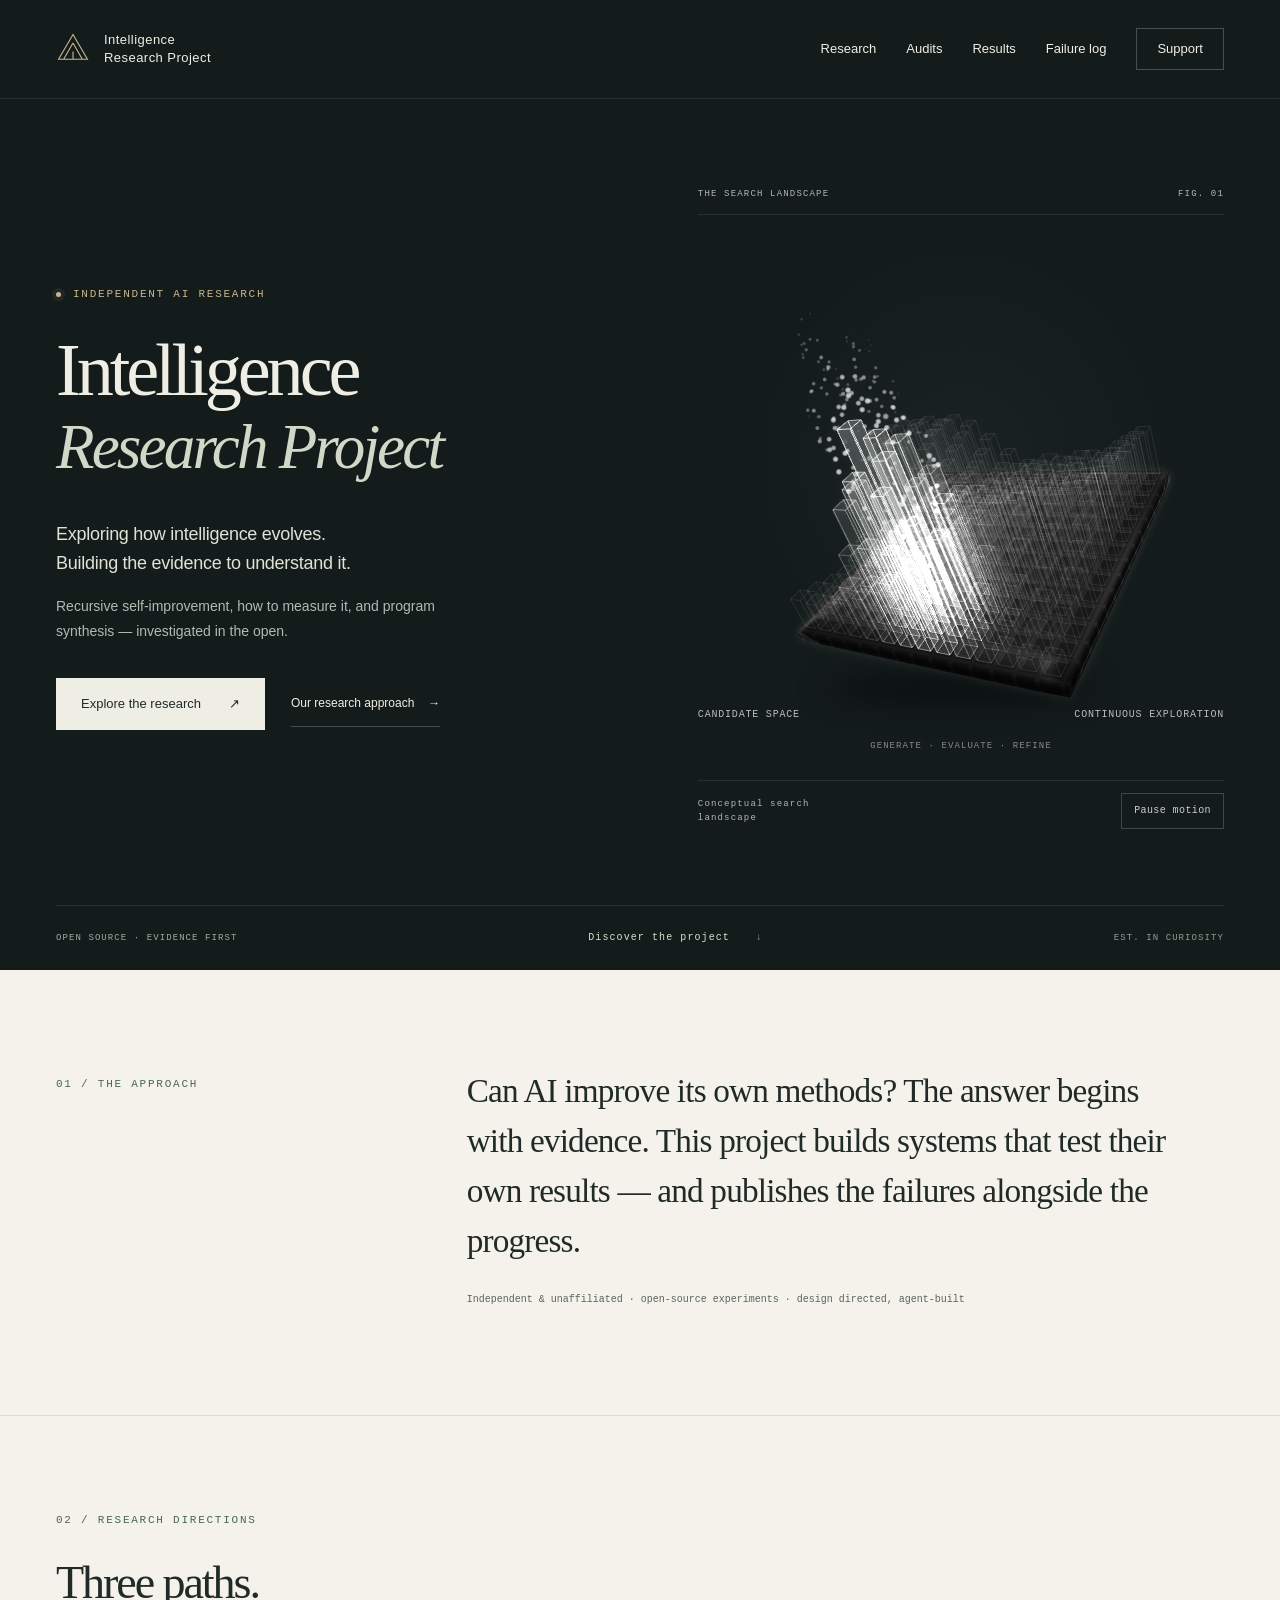
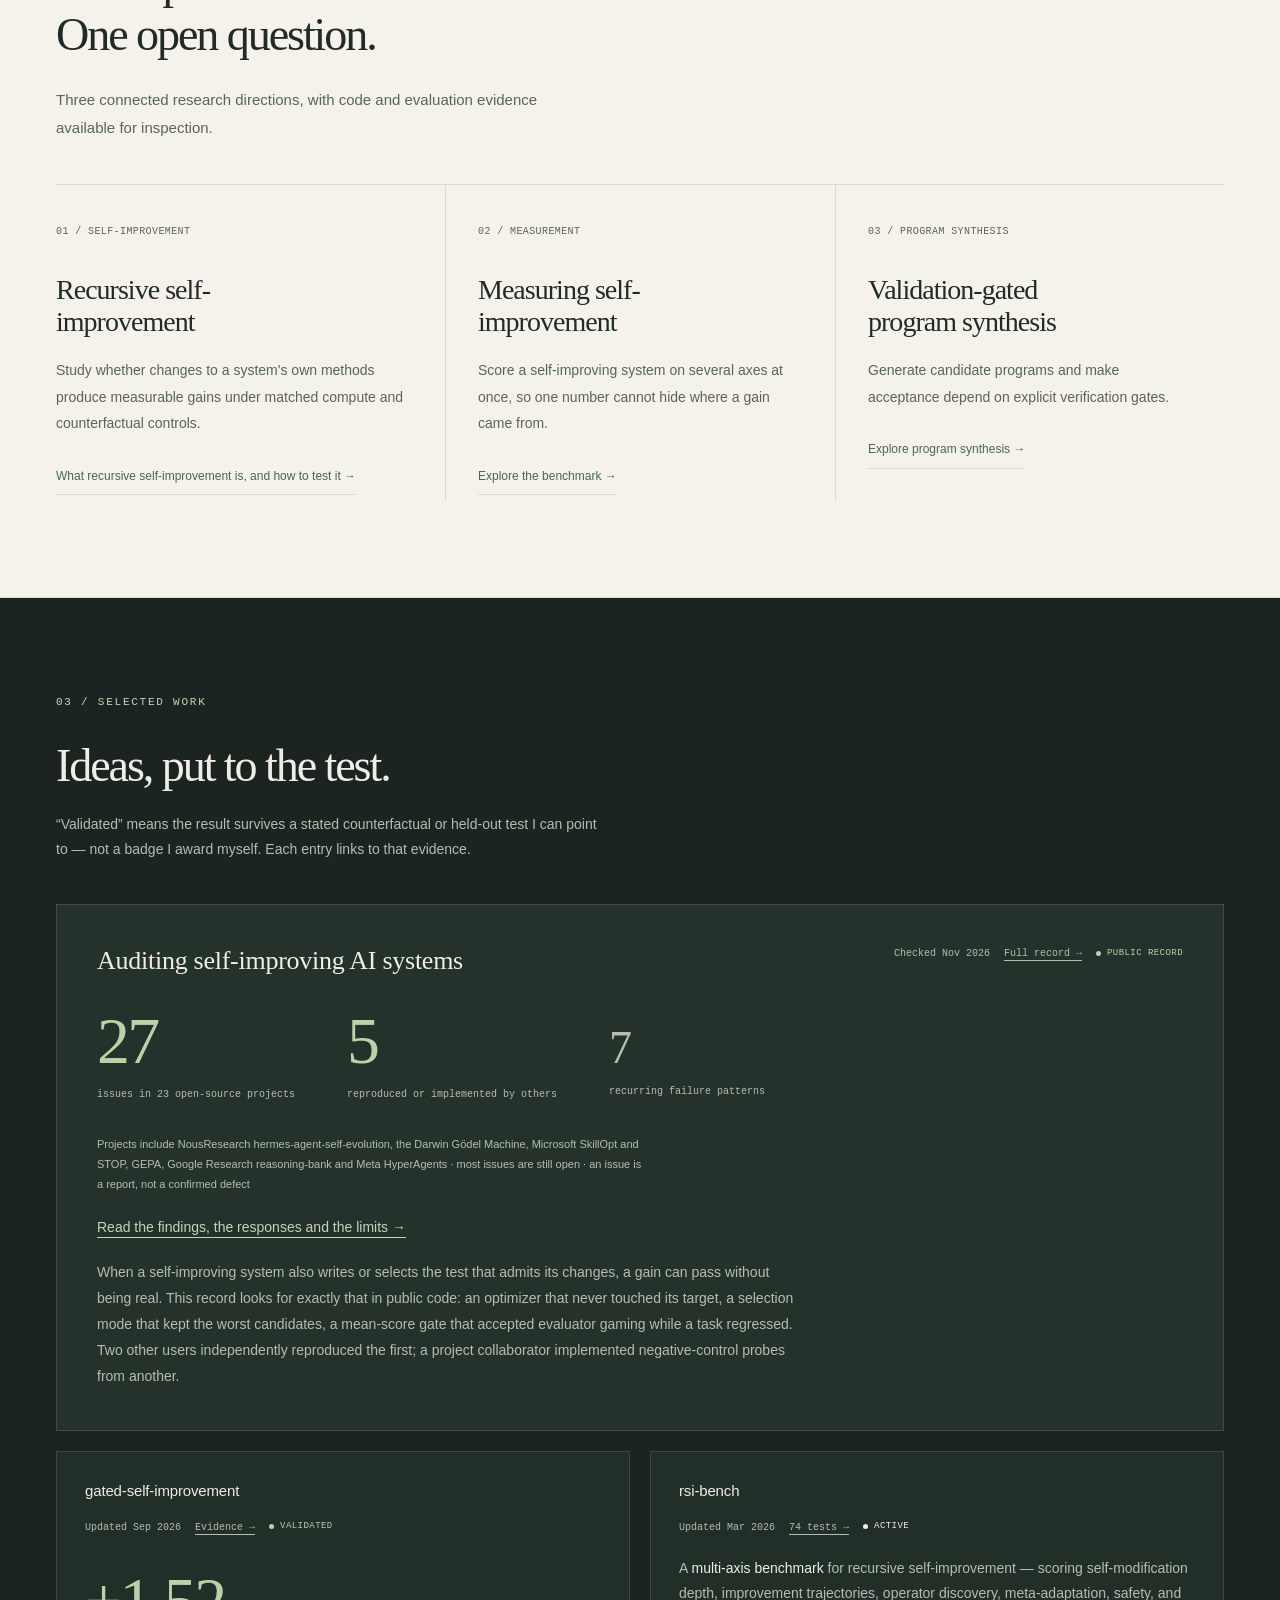
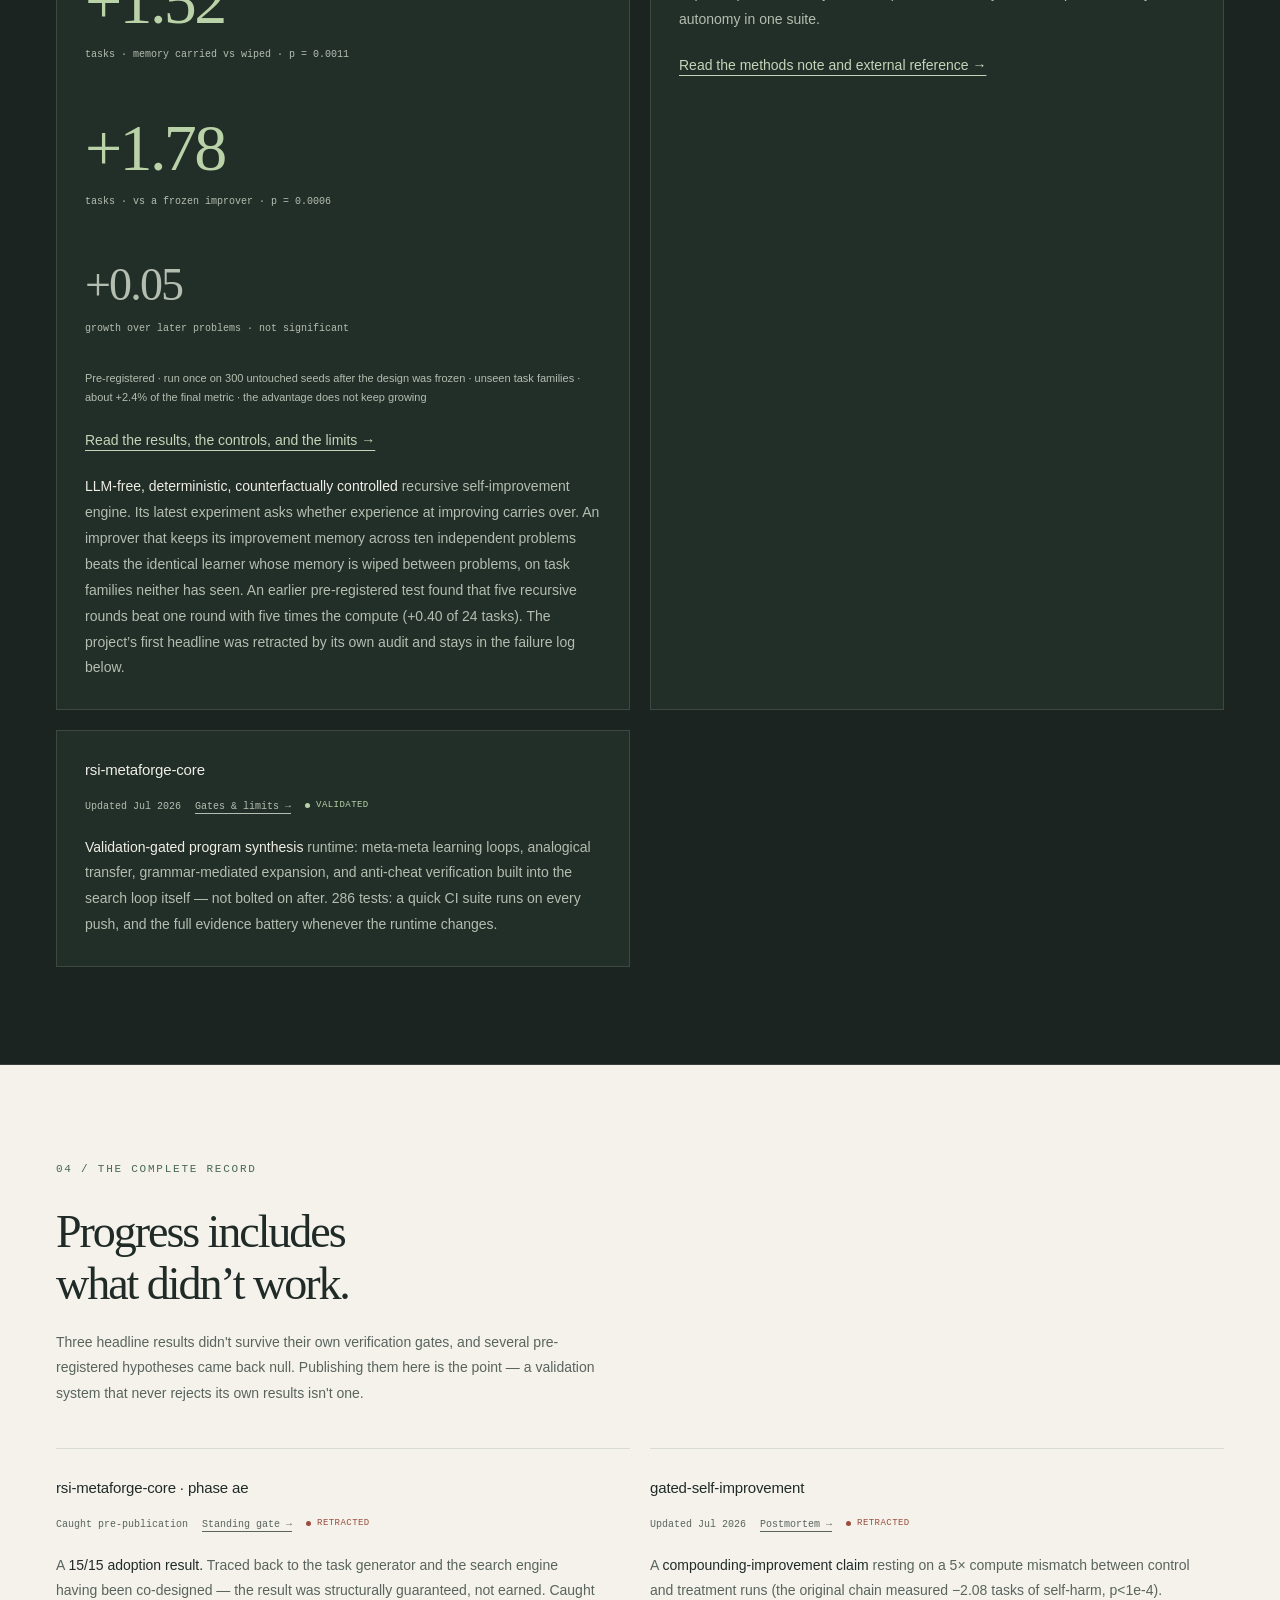
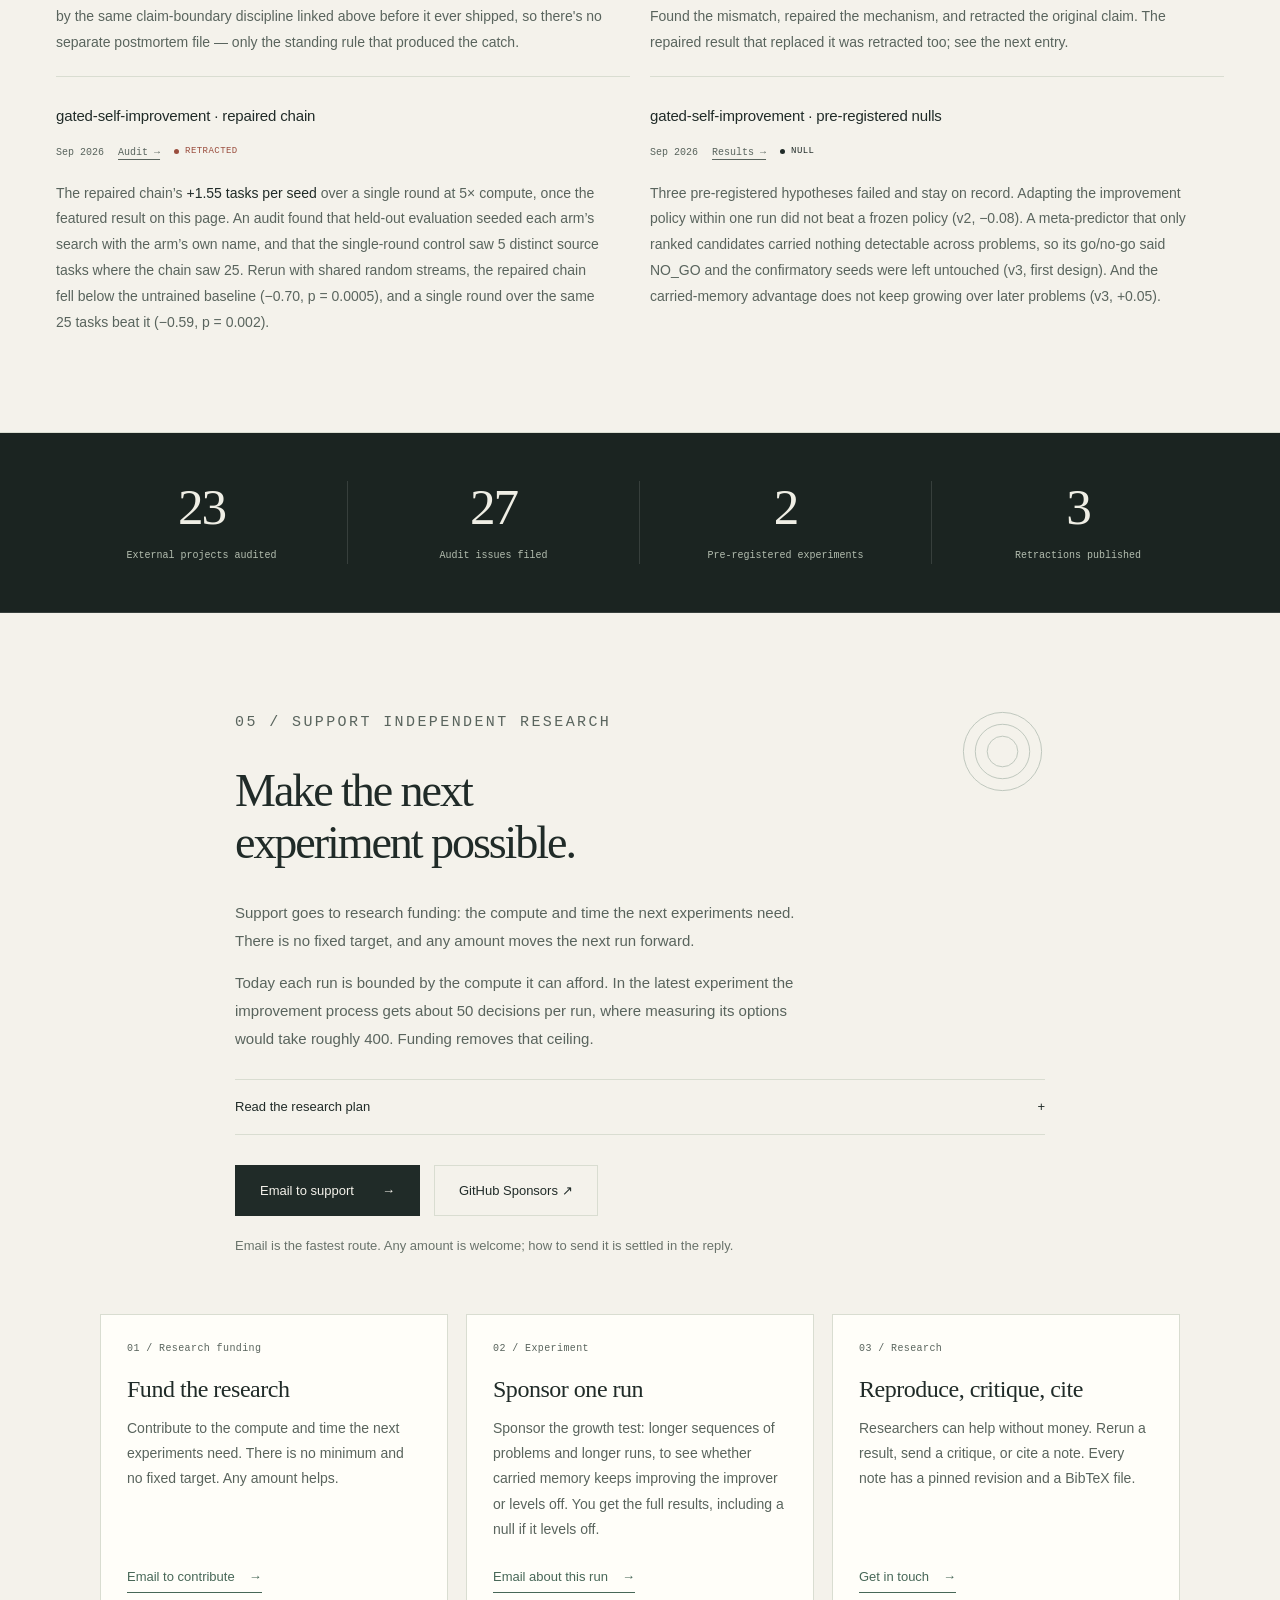
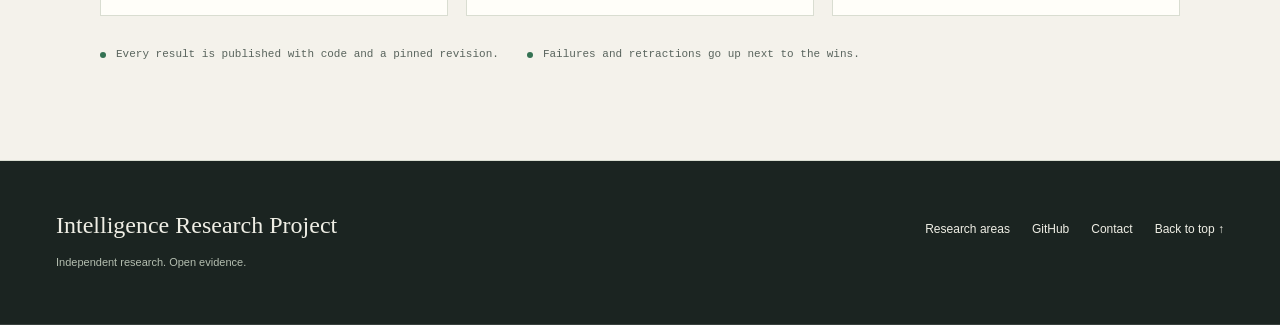
<file: index.html>
<!DOCTYPE html>
<html lang="en">
<head>
<meta charset="UTF-8">
<meta name="viewport" content="width=device-width, initial-scale=1.0">
<title>Intelligence Research Project | Independent Recursive Self-Improvement Research</title>
<meta name="description" content="Independent research on recursive self-improvement (RSI) in AI: audits of 23 open-source self-improving AI systems, matched-compute experiments and a multi-axis RSI benchmark, with open code and limitations.">
<meta name="author" content="Intelligence Research Project">
<meta name="robots" content="index, follow, max-image-preview:large">
<link rel="canonical" href="https://sunghunkwag.github.io/">
<meta name="google-site-verification" content="VLRR7e_mlywf18lUX8r34llUfazIfXLyenjHkKhW1Kw">
<meta name="google-site-verification" content="NF-4K5jGPvN4lWdqnNApFgtFtNAsVajT7kvSBKEvx50">
<meta property="og:type" content="website">
<meta property="og:site_name" content="Intelligence Research Project">
<meta property="og:title" content="Intelligence Research Project | Independent Recursive Self-Improvement Research">
<meta property="og:description" content="Independent research on recursive self-improvement (RSI) in AI: audits of 23 open-source self-improving AI systems, matched-compute experiments and a multi-axis RSI benchmark, with open code and limitations.">
<meta property="og:url" content="https://sunghunkwag.github.io/">
<meta name="twitter:card" content="summary">
<meta name="twitter:title" content="Intelligence Research Project | Independent Recursive Self-Improvement Research">
<meta name="twitter:description" content="Independent research on recursive self-improvement (RSI) in AI: audits of 23 open-source self-improving AI systems, matched-compute experiments and a multi-axis RSI benchmark, with open code and limitations.">
<meta name="theme-color" content="#141b1b">
<link rel="icon" href="/assets/favicon.svg" type="image/svg+xml">
<link rel="stylesheet" href="/assets/site.css?v=20261105-audits">
<script type="application/ld+json">{
  "@context": "https://schema.org",
  "@graph": [
    {
      "@type": "ResearchProject",
      "@id": "https://sunghunkwag.github.io/#project",
      "name": "Intelligence Research Project",
      "url": "https://sunghunkwag.github.io/",
      "sameAs": [
        "https://github.com/sunghunkwag"
      ],
      "description": "An independent, open-source AI research project studying recursive self-improvement, how to measure it, and validation-gated program synthesis.",
      "knowsAbout": [
        "Artificial intelligence research",
        "Recursive self-improvement",
        "Counterfactual evaluation",
        "Program synthesis",
        "AI evaluation"
      ]
    },
    {
      "@type": "WebSite",
      "@id": "https://sunghunkwag.github.io/#website",
      "url": "https://sunghunkwag.github.io/",
      "name": "Intelligence Research Project",
      "inLanguage": "en",
      "publisher": {
        "@id": "https://sunghunkwag.github.io/#project"
      },
      "author": {
        "@id": "https://sunghunkwag.github.io/#project"
      }
    },
    {
      "@type": "WebPage",
      "@id": "https://sunghunkwag.github.io/#webpage",
      "url": "https://sunghunkwag.github.io/",
      "name": "Intelligence Research Project | Independent Recursive Self-Improvement Research",
      "description": "Independent research on recursive self-improvement (RSI) in AI: audits of 23 open-source self-improving AI systems, matched-compute experiments and a multi-axis RSI benchmark, with open code and limitations.",
      "inLanguage": "en",
      "isPartOf": {
        "@id": "https://sunghunkwag.github.io/#website"
      },
      "about": {
        "@id": "https://sunghunkwag.github.io/#project"
      }
    }
  ]
}</script>
<script src="/assets/sculpture.js?v=20260926-motion" defer></script>
<script src="/assets/motion.js?v=20260926-motion" defer></script>
</head>
<body id="top">
<div class="reading-progress" aria-hidden="true"></div>
<a class="skip-link" href="#main">Skip to content</a>


<div class="page">

<nav class="topnav" aria-label="Main navigation">
    <div class="wrap topnav-inner">
      <a class="topnav-mark" href="/"><svg class="brand-symbol" width="34" height="34" viewBox="0 0 40 40" aria-hidden="true"><path d="M20 3 37 32H3Z M20 13 31 32 M20 13 9 32 M20 23v9" fill="none" stroke="currentColor" stroke-width="1.3"/></svg><span>Intelligence<br>Research Project</span></a>
      <div class="nav-links">
        <a href="/research/">Research</a>
        <a href="/research/self-improvement-audits/">Audits</a>
        <a href="/#results">Results</a>
        <a href="/#failures">Failure log</a>
        <a href="/#support">Support</a>
      </div>
    </div>
  </nav>

  <main id="main" tabindex="-1">
  <section class="home-hero" aria-labelledby="project-title">
  <div class="wrap hero-grid">
    <header class="hero-copy">
      <p class="eyebrow"><span class="signal-dot" aria-hidden="true"></span> Independent AI research</p>
      <h1 id="project-title"><span>Intelligence</span> <em>Research Project</em></h1>
      <p class="hero-deck">Exploring how intelligence evolves.<br>Building the evidence to understand it.</p>
      <p class="hero-description">Recursive self-improvement, how to measure it, and program synthesis — investigated in the open.</p>
      <div class="hero-actions"><a class="btn btn-solid" href="#results">Explore the research <span aria-hidden="true">↗</span></a><a class="text-link" href="/research/">Our research approach <span aria-hidden="true">→</span></a></div>
    </header>
    <figure class="hero-figure">
      <div class="figure-top"><span>THE SEARCH LANDSCAPE</span><span>FIG. 01</span></div>
      <div class="manifold-stage">
<canvas class="manifold-canvas" width="500" height="500" aria-hidden="true"></canvas>
<svg class="research-orbit" viewBox="0 0 500 500" role="img" aria-labelledby="orbit-title orbit-desc"><title id="orbit-title">Dynamic 3D research landscape</title><desc id="orbit-desc">An eight-by-eight field of transparent, softly luminous monochrome 3D bars rises and falls in continuous waves, evoking candidate exploration in AI research. This is a conceptual animation, not measured benchmark scores.</desc><polygon points="235.74,260.32 250.00,266.76 250.00,140.22 235.74,133.78" fill="#e1e1e1" fill-opacity=".07" stroke="#eeeeee" stroke-opacity=".34" stroke-width=".65"/><polygon points="250.00,266.76 264.26,260.32 264.26,133.78 250.00,140.22" fill="#e1e1e1" fill-opacity=".035" stroke="#eeeeee" stroke-opacity=".34" stroke-width=".65"/><polygon points="235.74,133.78 250.00,140.22 264.26,133.78 250.00,127.34" fill="#fafafa" fill-opacity=".13" stroke="#eeeeee" stroke-opacity=".34" stroke-width=".65"/><polygon points="256.20,269.56 270.46,276.00 270.46,170.25 256.20,163.81" fill="#e1e1e1" fill-opacity=".07" stroke="#eeeeee" stroke-opacity=".34" stroke-width=".65"/><polygon points="270.46,276.00 284.72,269.56 284.72,163.81 270.46,170.25" fill="#e1e1e1" fill-opacity=".035" stroke="#eeeeee" stroke-opacity=".34" stroke-width=".65"/><polygon points="256.20,163.81 270.46,170.25 284.72,163.81 270.46,157.37" fill="#fafafa" fill-opacity=".13" stroke="#eeeeee" stroke-opacity=".34" stroke-width=".65"/><polygon points="276.66,278.80 290.92,285.24 290.92,234.28 276.66,227.84" fill="#e1e1e1" fill-opacity=".07" stroke="#eeeeee" stroke-opacity=".34" stroke-width=".65"/><polygon points="290.92,285.24 305.18,278.80 305.18,227.84 290.92,234.28" fill="#e1e1e1" fill-opacity=".035" stroke="#eeeeee" stroke-opacity=".34" stroke-width=".65"/><polygon points="276.66,227.84 290.92,234.28 305.18,227.84 290.92,221.40" fill="#fafafa" fill-opacity=".13" stroke="#eeeeee" stroke-opacity=".34" stroke-width=".65"/><polygon points="297.12,288.04 311.38,294.48 311.38,275.95 297.12,269.51" fill="#e1e1e1" fill-opacity=".07" stroke="#eeeeee" stroke-opacity=".34" stroke-width=".65"/><polygon points="311.38,294.48 325.64,288.04 325.64,269.51 311.38,275.95" fill="#e1e1e1" fill-opacity=".035" stroke="#eeeeee" stroke-opacity=".34" stroke-width=".65"/><polygon points="297.12,269.51 311.38,275.95 325.64,269.51 311.38,263.07" fill="#fafafa" fill-opacity=".13" stroke="#eeeeee" stroke-opacity=".34" stroke-width=".65"/><polygon points="317.58,297.28 331.84,303.72 331.84,287.97 317.58,281.53" fill="#e1e1e1" fill-opacity=".07" stroke="#eeeeee" stroke-opacity=".34" stroke-width=".65"/><polygon points="331.84,303.72 346.10,297.28 346.10,281.53 331.84,287.97" fill="#e1e1e1" fill-opacity=".035" stroke="#eeeeee" stroke-opacity=".34" stroke-width=".65"/><polygon points="317.58,281.53 331.84,287.97 346.10,281.53 331.84,275.09" fill="#fafafa" fill-opacity=".13" stroke="#eeeeee" stroke-opacity=".34" stroke-width=".65"/><polygon points="338.04,306.52 352.30,312.96 352.30,290.54 338.04,284.10" fill="#e1e1e1" fill-opacity=".07" stroke="#eeeeee" stroke-opacity=".34" stroke-width=".65"/><polygon points="352.30,312.96 366.56,306.52 366.56,284.10 352.30,290.54" fill="#e1e1e1" fill-opacity=".035" stroke="#eeeeee" stroke-opacity=".34" stroke-width=".65"/><polygon points="338.04,284.10 352.30,290.54 366.56,284.10 352.30,277.66" fill="#fafafa" fill-opacity=".13" stroke="#eeeeee" stroke-opacity=".34" stroke-width=".65"/><polygon points="358.50,315.76 372.76,322.20 372.76,270.13 358.50,263.69" fill="#e1e1e1" fill-opacity=".07" stroke="#eeeeee" stroke-opacity=".34" stroke-width=".65"/><polygon points="372.76,322.20 387.02,315.76 387.02,263.69 372.76,270.13" fill="#e1e1e1" fill-opacity=".035" stroke="#eeeeee" stroke-opacity=".34" stroke-width=".65"/><polygon points="358.50,263.69 372.76,270.13 387.02,263.69 372.76,257.25" fill="#fafafa" fill-opacity=".13" stroke="#eeeeee" stroke-opacity=".34" stroke-width=".65"/><polygon points="378.96,325.00 393.22,331.44 393.22,222.31 378.96,215.87" fill="#e1e1e1" fill-opacity=".07" stroke="#eeeeee" stroke-opacity=".34" stroke-width=".65"/><polygon points="393.22,331.44 407.48,325.00 407.48,215.87 393.22,222.31" fill="#e1e1e1" fill-opacity=".035" stroke="#eeeeee" stroke-opacity=".34" stroke-width=".65"/><polygon points="378.96,215.87 393.22,222.31 407.48,215.87 393.22,209.43" fill="#fafafa" fill-opacity=".13" stroke="#eeeeee" stroke-opacity=".34" stroke-width=".65"/><polygon points="215.28,269.56 229.54,276.00 229.54,134.37 215.28,127.93" fill="#e1e1e1" fill-opacity=".07" stroke="#eeeeee" stroke-opacity=".34" stroke-width=".65"/><polygon points="229.54,276.00 243.80,269.56 243.80,127.93 229.54,134.37" fill="#e1e1e1" fill-opacity=".035" stroke="#eeeeee" stroke-opacity=".34" stroke-width=".65"/><polygon points="215.28,127.93 229.54,134.37 243.80,127.93 229.54,121.49" fill="#fafafa" fill-opacity=".13" stroke="#eeeeee" stroke-opacity=".34" stroke-width=".65"/><polygon points="235.74,278.80 250.00,285.24 250.00,194.64 235.74,188.20" fill="#e1e1e1" fill-opacity=".07" stroke="#eeeeee" stroke-opacity=".34" stroke-width=".65"/><polygon points="250.00,285.24 264.26,278.80 264.26,188.20 250.00,194.64" fill="#e1e1e1" fill-opacity=".035" stroke="#eeeeee" stroke-opacity=".34" stroke-width=".65"/><polygon points="235.74,188.20 250.00,194.64 264.26,188.20 250.00,181.76" fill="#fafafa" fill-opacity=".13" stroke="#eeeeee" stroke-opacity=".34" stroke-width=".65"/><polygon points="256.20,288.04 270.46,294.48 270.46,251.16 256.20,244.72" fill="#e1e1e1" fill-opacity=".07" stroke="#eeeeee" stroke-opacity=".34" stroke-width=".65"/><polygon points="270.46,294.48 284.72,288.04 284.72,244.72 270.46,251.16" fill="#e1e1e1" fill-opacity=".035" stroke="#eeeeee" stroke-opacity=".34" stroke-width=".65"/><polygon points="256.20,244.72 270.46,251.16 284.72,244.72 270.46,238.28" fill="#fafafa" fill-opacity=".13" stroke="#eeeeee" stroke-opacity=".34" stroke-width=".65"/><polygon points="276.66,297.28 290.92,303.72 290.92,278.05 276.66,271.61" fill="#e1e1e1" fill-opacity=".07" stroke="#eeeeee" stroke-opacity=".34" stroke-width=".65"/><polygon points="290.92,303.72 305.18,297.28 305.18,271.61 290.92,278.05" fill="#e1e1e1" fill-opacity=".035" stroke="#eeeeee" stroke-opacity=".34" stroke-width=".65"/><polygon points="276.66,271.61 290.92,278.05 305.18,271.61 290.92,265.17" fill="#fafafa" fill-opacity=".13" stroke="#eeeeee" stroke-opacity=".34" stroke-width=".65"/><polygon points="297.12,306.52 311.38,312.96 311.38,294.23 297.12,287.79" fill="#e1e1e1" fill-opacity=".07" stroke="#eeeeee" stroke-opacity=".34" stroke-width=".65"/><polygon points="311.38,312.96 325.64,306.52 325.64,287.79 311.38,294.23" fill="#e1e1e1" fill-opacity=".035" stroke="#eeeeee" stroke-opacity=".34" stroke-width=".65"/><polygon points="297.12,287.79 311.38,294.23 325.64,287.79 311.38,281.35" fill="#fafafa" fill-opacity=".13" stroke="#eeeeee" stroke-opacity=".34" stroke-width=".65"/><polygon points="317.58,315.76 331.84,322.20 331.84,293.88 317.58,287.44" fill="#e1e1e1" fill-opacity=".07" stroke="#eeeeee" stroke-opacity=".34" stroke-width=".65"/><polygon points="331.84,322.20 346.10,315.76 346.10,287.44 331.84,293.88" fill="#e1e1e1" fill-opacity=".035" stroke="#eeeeee" stroke-opacity=".34" stroke-width=".65"/><polygon points="317.58,287.44 331.84,293.88 346.10,287.44 331.84,281.00" fill="#fafafa" fill-opacity=".13" stroke="#eeeeee" stroke-opacity=".34" stroke-width=".65"/><polygon points="338.04,325.00 352.30,331.44 352.30,259.20 338.04,252.76" fill="#e1e1e1" fill-opacity=".07" stroke="#eeeeee" stroke-opacity=".34" stroke-width=".65"/><polygon points="352.30,331.44 366.56,325.00 366.56,252.76 352.30,259.20" fill="#e1e1e1" fill-opacity=".035" stroke="#eeeeee" stroke-opacity=".34" stroke-width=".65"/><polygon points="338.04,252.76 352.30,259.20 366.56,252.76 352.30,246.32" fill="#fafafa" fill-opacity=".13" stroke="#eeeeee" stroke-opacity=".34" stroke-width=".65"/><polygon points="358.50,334.24 372.76,340.68 372.76,226.57 358.50,220.13" fill="#e1e1e1" fill-opacity=".07" stroke="#eeeeee" stroke-opacity=".34" stroke-width=".65"/><polygon points="372.76,340.68 387.02,334.24 387.02,220.13 372.76,226.57" fill="#e1e1e1" fill-opacity=".035" stroke="#eeeeee" stroke-opacity=".34" stroke-width=".65"/><polygon points="358.50,220.13 372.76,226.57 387.02,220.13 372.76,213.69" fill="#fafafa" fill-opacity=".13" stroke="#eeeeee" stroke-opacity=".34" stroke-width=".65"/><polygon points="194.82,278.80 209.08,285.24 209.08,168.35 194.82,161.91" fill="#e1e1e1" fill-opacity=".07" stroke="#eeeeee" stroke-opacity=".34" stroke-width=".65"/><polygon points="209.08,285.24 223.34,278.80 223.34,161.91 209.08,168.35" fill="#e1e1e1" fill-opacity=".035" stroke="#eeeeee" stroke-opacity=".34" stroke-width=".65"/><polygon points="194.82,161.91 209.08,168.35 223.34,161.91 209.08,155.47" fill="#fafafa" fill-opacity=".13" stroke="#eeeeee" stroke-opacity=".34" stroke-width=".65"/><polygon points="215.28,288.04 229.54,294.48 229.54,222.08 215.28,215.64" fill="#e1e1e1" fill-opacity=".07" stroke="#eeeeee" stroke-opacity=".34" stroke-width=".65"/><polygon points="229.54,294.48 243.80,288.04 243.80,215.64 229.54,222.08" fill="#e1e1e1" fill-opacity=".035" stroke="#eeeeee" stroke-opacity=".34" stroke-width=".65"/><polygon points="215.28,215.64 229.54,222.08 243.80,215.64 229.54,209.20" fill="#fafafa" fill-opacity=".13" stroke="#eeeeee" stroke-opacity=".34" stroke-width=".65"/><polygon points="235.74,297.28 250.00,303.72 250.00,250.76 235.74,244.32" fill="#e1e1e1" fill-opacity=".07" stroke="#eeeeee" stroke-opacity=".34" stroke-width=".65"/><polygon points="250.00,303.72 264.26,297.28 264.26,244.32 250.00,250.76" fill="#e1e1e1" fill-opacity=".035" stroke="#eeeeee" stroke-opacity=".34" stroke-width=".65"/><polygon points="235.74,244.32 250.00,250.76 264.26,244.32 250.00,237.88" fill="#fafafa" fill-opacity=".13" stroke="#eeeeee" stroke-opacity=".34" stroke-width=".65"/><polygon points="256.20,306.52 270.46,312.96 270.46,268.32 256.20,261.88" fill="#e1e1e1" fill-opacity=".07" stroke="#eeeeee" stroke-opacity=".34" stroke-width=".65"/><polygon points="270.46,312.96 284.72,306.52 284.72,261.88 270.46,268.32" fill="#e1e1e1" fill-opacity=".035" stroke="#eeeeee" stroke-opacity=".34" stroke-width=".65"/><polygon points="256.20,261.88 270.46,268.32 284.72,261.88 270.46,255.44" fill="#fafafa" fill-opacity=".13" stroke="#eeeeee" stroke-opacity=".34" stroke-width=".65"/><polygon points="276.66,315.76 290.92,322.20 290.92,280.31 276.66,273.87" fill="#e1e1e1" fill-opacity=".07" stroke="#eeeeee" stroke-opacity=".34" stroke-width=".65"/><polygon points="290.92,322.20 305.18,315.76 305.18,273.87 290.92,280.31" fill="#e1e1e1" fill-opacity=".035" stroke="#eeeeee" stroke-opacity=".34" stroke-width=".65"/><polygon points="276.66,273.87 290.92,280.31 305.18,273.87 290.92,267.43" fill="#fafafa" fill-opacity=".13" stroke="#eeeeee" stroke-opacity=".34" stroke-width=".65"/><polygon points="297.12,325.00 311.38,331.44 311.38,263.42 297.12,256.98" fill="#e1e1e1" fill-opacity=".07" stroke="#eeeeee" stroke-opacity=".34" stroke-width=".65"/><polygon points="311.38,331.44 325.64,325.00 325.64,256.98 311.38,263.42" fill="#e1e1e1" fill-opacity=".035" stroke="#eeeeee" stroke-opacity=".34" stroke-width=".65"/><polygon points="297.12,256.98 311.38,263.42 325.64,256.98 311.38,250.54" fill="#fafafa" fill-opacity=".13" stroke="#eeeeee" stroke-opacity=".34" stroke-width=".65"/><polygon points="317.58,334.24 331.84,340.68 331.84,235.05 317.58,228.61" fill="#e1e1e1" fill-opacity=".07" stroke="#eeeeee" stroke-opacity=".34" stroke-width=".65"/><polygon points="331.84,340.68 346.10,334.24 346.10,228.61 331.84,235.05" fill="#e1e1e1" fill-opacity=".035" stroke="#eeeeee" stroke-opacity=".34" stroke-width=".65"/><polygon points="317.58,228.61 331.84,235.05 346.10,228.61 331.84,222.17" fill="#fafafa" fill-opacity=".13" stroke="#eeeeee" stroke-opacity=".34" stroke-width=".65"/><polygon points="338.04,343.48 352.30,349.92 352.30,248.78 338.04,242.34" fill="#e1e1e1" fill-opacity=".07" stroke="#eeeeee" stroke-opacity=".34" stroke-width=".65"/><polygon points="352.30,349.92 366.56,343.48 366.56,242.34 352.30,248.78" fill="#e1e1e1" fill-opacity=".035" stroke="#eeeeee" stroke-opacity=".34" stroke-width=".65"/><polygon points="338.04,242.34 352.30,248.78 366.56,242.34 352.30,235.90" fill="#fafafa" fill-opacity=".13" stroke="#eeeeee" stroke-opacity=".34" stroke-width=".65"/><polygon points="174.36,288.04 188.62,294.48 188.62,224.16 174.36,217.72" fill="#e1e1e1" fill-opacity=".07" stroke="#eeeeee" stroke-opacity=".34" stroke-width=".65"/><polygon points="188.62,294.48 202.88,288.04 202.88,217.72 188.62,224.16" fill="#e1e1e1" fill-opacity=".035" stroke="#eeeeee" stroke-opacity=".34" stroke-width=".65"/><polygon points="174.36,217.72 188.62,224.16 202.88,217.72 188.62,211.28" fill="#fafafa" fill-opacity=".13" stroke="#eeeeee" stroke-opacity=".34" stroke-width=".65"/><polygon points="194.82,297.28 209.08,303.72 209.08,249.24 194.82,242.80" fill="#e1e1e1" fill-opacity=".07" stroke="#eeeeee" stroke-opacity=".34" stroke-width=".65"/><polygon points="209.08,303.72 223.34,297.28 223.34,242.80 209.08,249.24" fill="#e1e1e1" fill-opacity=".035" stroke="#eeeeee" stroke-opacity=".34" stroke-width=".65"/><polygon points="194.82,242.80 209.08,249.24 223.34,242.80 209.08,236.36" fill="#fafafa" fill-opacity=".13" stroke="#eeeeee" stroke-opacity=".34" stroke-width=".65"/><polygon points="215.28,306.52 229.54,312.96 229.54,256.19 215.28,249.75" fill="#e1e1e1" fill-opacity=".07" stroke="#eeeeee" stroke-opacity=".34" stroke-width=".65"/><polygon points="229.54,312.96 243.80,306.52 243.80,249.75 229.54,256.19" fill="#e1e1e1" fill-opacity=".035" stroke="#eeeeee" stroke-opacity=".34" stroke-width=".65"/><polygon points="215.28,249.75 229.54,256.19 243.80,249.75 229.54,243.31" fill="#fafafa" fill-opacity=".13" stroke="#eeeeee" stroke-opacity=".34" stroke-width=".65"/><polygon points="235.74,315.76 250.00,322.20 250.00,262.56 235.74,256.12" fill="#e1e1e1" fill-opacity=".07" stroke="#eeeeee" stroke-opacity=".34" stroke-width=".65"/><polygon points="250.00,322.20 264.26,315.76 264.26,256.12 250.00,262.56" fill="#e1e1e1" fill-opacity=".035" stroke="#eeeeee" stroke-opacity=".34" stroke-width=".65"/><polygon points="235.74,256.12 250.00,262.56 264.26,256.12 250.00,249.68" fill="#fafafa" fill-opacity=".13" stroke="#eeeeee" stroke-opacity=".34" stroke-width=".65"/><polygon points="256.20,325.00 270.46,331.44 270.46,249.63 256.20,243.19" fill="#e1e1e1" fill-opacity=".07" stroke="#eeeeee" stroke-opacity=".34" stroke-width=".65"/><polygon points="270.46,331.44 284.72,325.00 284.72,243.19 270.46,249.63" fill="#e1e1e1" fill-opacity=".035" stroke="#eeeeee" stroke-opacity=".34" stroke-width=".65"/><polygon points="256.20,243.19 270.46,249.63 284.72,243.19 270.46,236.75" fill="#fafafa" fill-opacity=".13" stroke="#eeeeee" stroke-opacity=".34" stroke-width=".65"/><polygon points="276.66,334.24 290.92,340.68 290.92,218.81 276.66,212.37" fill="#e1e1e1" fill-opacity=".07" stroke="#eeeeee" stroke-opacity=".34" stroke-width=".65"/><polygon points="290.92,340.68 305.18,334.24 305.18,212.37 290.92,218.81" fill="#e1e1e1" fill-opacity=".035" stroke="#eeeeee" stroke-opacity=".34" stroke-width=".65"/><polygon points="276.66,212.37 290.92,218.81 305.18,212.37 290.92,205.93" fill="#fafafa" fill-opacity=".13" stroke="#eeeeee" stroke-opacity=".34" stroke-width=".65"/><polygon points="297.12,343.48 311.38,349.92 311.38,222.14 297.12,215.70" fill="#e1e1e1" fill-opacity=".07" stroke="#eeeeee" stroke-opacity=".34" stroke-width=".65"/><polygon points="311.38,349.92 325.64,343.48 325.64,215.70 311.38,222.14" fill="#e1e1e1" fill-opacity=".035" stroke="#eeeeee" stroke-opacity=".34" stroke-width=".65"/><polygon points="297.12,215.70 311.38,222.14 325.64,215.70 311.38,209.26" fill="#fafafa" fill-opacity=".13" stroke="#eeeeee" stroke-opacity=".34" stroke-width=".65"/><polygon points="317.58,352.72 331.84,359.16 331.84,278.69 317.58,272.25" fill="#e1e1e1" fill-opacity=".07" stroke="#eeeeee" stroke-opacity=".34" stroke-width=".65"/><polygon points="331.84,359.16 346.10,352.72 346.10,272.25 331.84,278.69" fill="#e1e1e1" fill-opacity=".035" stroke="#eeeeee" stroke-opacity=".34" stroke-width=".65"/><polygon points="317.58,272.25 331.84,278.69 346.10,272.25 331.84,265.81" fill="#fafafa" fill-opacity=".13" stroke="#eeeeee" stroke-opacity=".34" stroke-width=".65"/><polygon points="153.90,297.28 168.16,303.72 168.16,272.75 153.90,266.31" fill="#e1e1e1" fill-opacity=".07" stroke="#eeeeee" stroke-opacity=".34" stroke-width=".65"/><polygon points="168.16,303.72 182.42,297.28 182.42,266.31 168.16,272.75" fill="#e1e1e1" fill-opacity=".035" stroke="#eeeeee" stroke-opacity=".34" stroke-width=".65"/><polygon points="153.90,266.31 168.16,272.75 182.42,266.31 168.16,259.87" fill="#fafafa" fill-opacity=".13" stroke="#eeeeee" stroke-opacity=".34" stroke-width=".65"/><polygon points="174.36,306.52 188.62,312.96 188.62,277.95 174.36,271.51" fill="#e1e1e1" fill-opacity=".07" stroke="#eeeeee" stroke-opacity=".34" stroke-width=".65"/><polygon points="188.62,312.96 202.88,306.52 202.88,271.51 188.62,277.95" fill="#e1e1e1" fill-opacity=".035" stroke="#eeeeee" stroke-opacity=".34" stroke-width=".65"/><polygon points="174.36,271.51 188.62,277.95 202.88,271.51 188.62,265.07" fill="#fafafa" fill-opacity=".13" stroke="#eeeeee" stroke-opacity=".34" stroke-width=".65"/><polygon points="194.82,315.76 209.08,322.20 209.08,276.71 194.82,270.27" fill="#e1e1e1" fill-opacity=".07" stroke="#eeeeee" stroke-opacity=".34" stroke-width=".65"/><polygon points="209.08,322.20 223.34,315.76 223.34,270.27 209.08,276.71" fill="#e1e1e1" fill-opacity=".035" stroke="#eeeeee" stroke-opacity=".34" stroke-width=".65"/><polygon points="194.82,270.27 209.08,276.71 223.34,270.27 209.08,263.83" fill="#fafafa" fill-opacity=".13" stroke="#eeeeee" stroke-opacity=".34" stroke-width=".65"/><polygon points="215.28,325.00 229.54,331.44 229.54,260.52 215.28,254.08" fill="#e1e1e1" fill-opacity=".07" stroke="#eeeeee" stroke-opacity=".34" stroke-width=".65"/><polygon points="229.54,331.44 243.80,325.00 243.80,254.08 229.54,260.52" fill="#e1e1e1" fill-opacity=".035" stroke="#eeeeee" stroke-opacity=".34" stroke-width=".65"/><polygon points="215.28,254.08 229.54,260.52 243.80,254.08 229.54,247.64" fill="#fafafa" fill-opacity=".13" stroke="#eeeeee" stroke-opacity=".34" stroke-width=".65"/><polygon points="235.74,334.24 250.00,340.68 250.00,219.44 235.74,213.00" fill="#e1e1e1" fill-opacity=".07" stroke="#eeeeee" stroke-opacity=".34" stroke-width=".65"/><polygon points="250.00,340.68 264.26,334.24 264.26,213.00 250.00,219.44" fill="#e1e1e1" fill-opacity=".035" stroke="#eeeeee" stroke-opacity=".34" stroke-width=".65"/><polygon points="235.74,213.00 250.00,219.44 264.26,213.00 250.00,206.56" fill="#fafafa" fill-opacity=".13" stroke="#eeeeee" stroke-opacity=".34" stroke-width=".65"/><polygon points="256.20,343.48 270.46,349.92 270.46,198.66 256.20,192.22" fill="#e1e1e1" fill-opacity=".07" stroke="#eeeeee" stroke-opacity=".34" stroke-width=".65"/><polygon points="270.46,349.92 284.72,343.48 284.72,192.22 270.46,198.66" fill="#e1e1e1" fill-opacity=".035" stroke="#eeeeee" stroke-opacity=".34" stroke-width=".65"/><polygon points="256.20,192.22 270.46,198.66 284.72,192.22 270.46,185.78" fill="#fafafa" fill-opacity=".13" stroke="#eeeeee" stroke-opacity=".34" stroke-width=".65"/><polygon points="276.66,352.72 290.92,359.16 290.92,238.05 276.66,231.61" fill="#e1e1e1" fill-opacity=".07" stroke="#eeeeee" stroke-opacity=".34" stroke-width=".65"/><polygon points="290.92,359.16 305.18,352.72 305.18,231.61 290.92,238.05" fill="#e1e1e1" fill-opacity=".035" stroke="#eeeeee" stroke-opacity=".34" stroke-width=".65"/><polygon points="276.66,231.61 290.92,238.05 305.18,231.61 290.92,225.17" fill="#fafafa" fill-opacity=".13" stroke="#eeeeee" stroke-opacity=".34" stroke-width=".65"/><polygon points="297.12,361.96 311.38,368.40 311.38,302.13 297.12,295.69" fill="#e1e1e1" fill-opacity=".07" stroke="#eeeeee" stroke-opacity=".34" stroke-width=".65"/><polygon points="311.38,368.40 325.64,361.96 325.64,295.69 311.38,302.13" fill="#e1e1e1" fill-opacity=".035" stroke="#eeeeee" stroke-opacity=".34" stroke-width=".65"/><polygon points="297.12,295.69 311.38,302.13 325.64,295.69 311.38,289.25" fill="#fafafa" fill-opacity=".13" stroke="#eeeeee" stroke-opacity=".34" stroke-width=".65"/><polygon points="133.44,306.52 147.70,312.96 147.70,297.93 133.44,291.49" fill="#e1e1e1" fill-opacity=".07" stroke="#eeeeee" stroke-opacity=".34" stroke-width=".65"/><polygon points="147.70,312.96 161.96,306.52 161.96,291.49 147.70,297.93" fill="#e1e1e1" fill-opacity=".035" stroke="#eeeeee" stroke-opacity=".34" stroke-width=".65"/><polygon points="133.44,291.49 147.70,297.93 161.96,291.49 147.70,285.05" fill="#fafafa" fill-opacity=".13" stroke="#eeeeee" stroke-opacity=".34" stroke-width=".65"/><polygon points="153.90,315.76 168.16,322.20 168.16,303.68 153.90,297.24" fill="#e1e1e1" fill-opacity=".07" stroke="#eeeeee" stroke-opacity=".34" stroke-width=".65"/><polygon points="168.16,322.20 182.42,315.76 182.42,297.24 168.16,303.68" fill="#e1e1e1" fill-opacity=".035" stroke="#eeeeee" stroke-opacity=".34" stroke-width=".65"/><polygon points="153.90,297.24 168.16,303.68 182.42,297.24 168.16,290.80" fill="#fafafa" fill-opacity=".13" stroke="#eeeeee" stroke-opacity=".34" stroke-width=".65"/><polygon points="174.36,325.00 188.62,331.44 188.62,295.53 174.36,289.09" fill="#e1e1e1" fill-opacity=".07" stroke="#eeeeee" stroke-opacity=".34" stroke-width=".65"/><polygon points="188.62,331.44 202.88,325.00 202.88,289.09 188.62,295.53" fill="#e1e1e1" fill-opacity=".035" stroke="#eeeeee" stroke-opacity=".34" stroke-width=".65"/><polygon points="174.36,289.09 188.62,295.53 202.88,289.09 188.62,282.65" fill="#fafafa" fill-opacity=".13" stroke="#eeeeee" stroke-opacity=".34" stroke-width=".65"/><polygon points="194.82,334.24 209.08,340.68 209.08,255.26 194.82,248.82" fill="#e1e1e1" fill-opacity=".07" stroke="#eeeeee" stroke-opacity=".34" stroke-width=".65"/><polygon points="209.08,340.68 223.34,334.24 223.34,248.82 209.08,255.26" fill="#e1e1e1" fill-opacity=".035" stroke="#eeeeee" stroke-opacity=".34" stroke-width=".65"/><polygon points="194.82,248.82 209.08,255.26 223.34,248.82 209.08,242.38" fill="#fafafa" fill-opacity=".13" stroke="#eeeeee" stroke-opacity=".34" stroke-width=".65"/><polygon points="215.28,343.48 229.54,349.92 229.54,214.08 215.28,207.64" fill="#e1e1e1" fill-opacity=".07" stroke="#eeeeee" stroke-opacity=".34" stroke-width=".65"/><polygon points="229.54,349.92 243.80,343.48 243.80,207.64 229.54,214.08" fill="#e1e1e1" fill-opacity=".035" stroke="#eeeeee" stroke-opacity=".34" stroke-width=".65"/><polygon points="215.28,207.64 229.54,214.08 243.80,207.64 229.54,201.20" fill="#fafafa" fill-opacity=".13" stroke="#eeeeee" stroke-opacity=".34" stroke-width=".65"/><polygon points="235.74,352.72 250.00,359.16 250.00,225.98 235.74,219.54" fill="#e1e1e1" fill-opacity=".07" stroke="#eeeeee" stroke-opacity=".34" stroke-width=".65"/><polygon points="250.00,359.16 264.26,352.72 264.26,219.54 250.00,225.98" fill="#e1e1e1" fill-opacity=".035" stroke="#eeeeee" stroke-opacity=".34" stroke-width=".65"/><polygon points="235.74,219.54 250.00,225.98 264.26,219.54 250.00,213.10" fill="#fafafa" fill-opacity=".13" stroke="#eeeeee" stroke-opacity=".34" stroke-width=".65"/><polygon points="256.20,361.96 270.46,368.40 270.46,278.32 256.20,271.88" fill="#e1e1e1" fill-opacity=".07" stroke="#eeeeee" stroke-opacity=".34" stroke-width=".65"/><polygon points="270.46,368.40 284.72,361.96 284.72,271.88 270.46,278.32" fill="#e1e1e1" fill-opacity=".035" stroke="#eeeeee" stroke-opacity=".34" stroke-width=".65"/><polygon points="256.20,271.88 270.46,278.32 284.72,271.88 270.46,265.44" fill="#fafafa" fill-opacity=".13" stroke="#eeeeee" stroke-opacity=".34" stroke-width=".65"/><polygon points="276.66,371.20 290.92,377.64 290.92,316.98 276.66,310.54" fill="#e1e1e1" fill-opacity=".07" stroke="#eeeeee" stroke-opacity=".34" stroke-width=".65"/><polygon points="290.92,377.64 305.18,371.20 305.18,310.54 290.92,316.98" fill="#e1e1e1" fill-opacity=".035" stroke="#eeeeee" stroke-opacity=".34" stroke-width=".65"/><polygon points="276.66,310.54 290.92,316.98 305.18,310.54 290.92,304.10" fill="#fafafa" fill-opacity=".13" stroke="#eeeeee" stroke-opacity=".34" stroke-width=".65"/><polygon points="112.98,315.76 127.24,322.20 127.24,301.30 112.98,294.86" fill="#e1e1e1" fill-opacity=".07" stroke="#eeeeee" stroke-opacity=".34" stroke-width=".65"/><polygon points="127.24,322.20 141.50,315.76 141.50,294.86 127.24,301.30" fill="#e1e1e1" fill-opacity=".035" stroke="#eeeeee" stroke-opacity=".34" stroke-width=".65"/><polygon points="112.98,294.86 127.24,301.30 141.50,294.86 127.24,288.42" fill="#fafafa" fill-opacity=".13" stroke="#eeeeee" stroke-opacity=".34" stroke-width=".65"/><polygon points="133.44,325.00 147.70,331.44 147.70,310.82 133.44,304.38" fill="#e1e1e1" fill-opacity=".07" stroke="#eeeeee" stroke-opacity=".34" stroke-width=".65"/><polygon points="147.70,331.44 161.96,325.00 161.96,304.38 147.70,310.82" fill="#e1e1e1" fill-opacity=".035" stroke="#eeeeee" stroke-opacity=".34" stroke-width=".65"/><polygon points="133.44,304.38 147.70,310.82 161.96,304.38 147.70,297.94" fill="#fafafa" fill-opacity=".13" stroke="#eeeeee" stroke-opacity=".34" stroke-width=".65"/><polygon points="153.90,334.24 168.16,340.68 168.16,289.20 153.90,282.76" fill="#e1e1e1" fill-opacity=".07" stroke="#eeeeee" stroke-opacity=".34" stroke-width=".65"/><polygon points="168.16,340.68 182.42,334.24 182.42,282.76 168.16,289.20" fill="#e1e1e1" fill-opacity=".035" stroke="#eeeeee" stroke-opacity=".34" stroke-width=".65"/><polygon points="153.90,282.76 168.16,289.20 182.42,282.76 168.16,276.32" fill="#fafafa" fill-opacity=".13" stroke="#eeeeee" stroke-opacity=".34" stroke-width=".65"/><polygon points="174.36,343.48 188.62,349.92 188.62,248.14 174.36,241.70" fill="#e1e1e1" fill-opacity=".07" stroke="#eeeeee" stroke-opacity=".34" stroke-width=".65"/><polygon points="188.62,349.92 202.88,343.48 202.88,241.70 188.62,248.14" fill="#e1e1e1" fill-opacity=".035" stroke="#eeeeee" stroke-opacity=".34" stroke-width=".65"/><polygon points="174.36,241.70 188.62,248.14 202.88,241.70 188.62,235.26" fill="#fafafa" fill-opacity=".13" stroke="#eeeeee" stroke-opacity=".34" stroke-width=".65"/><polygon points="194.82,352.72 209.08,359.16 209.08,243.94 194.82,237.50" fill="#e1e1e1" fill-opacity=".07" stroke="#eeeeee" stroke-opacity=".34" stroke-width=".65"/><polygon points="209.08,359.16 223.34,352.72 223.34,237.50 209.08,243.94" fill="#e1e1e1" fill-opacity=".035" stroke="#eeeeee" stroke-opacity=".34" stroke-width=".65"/><polygon points="194.82,237.50 209.08,243.94 223.34,237.50 209.08,231.06" fill="#fafafa" fill-opacity=".13" stroke="#eeeeee" stroke-opacity=".34" stroke-width=".65"/><polygon points="215.28,361.96 229.54,368.40 229.54,286.61 215.28,280.17" fill="#e1e1e1" fill-opacity=".07" stroke="#eeeeee" stroke-opacity=".34" stroke-width=".65"/><polygon points="229.54,368.40 243.80,361.96 243.80,280.17 229.54,286.61" fill="#e1e1e1" fill-opacity=".035" stroke="#eeeeee" stroke-opacity=".34" stroke-width=".65"/><polygon points="215.28,280.17 229.54,286.61 243.80,280.17 229.54,273.73" fill="#fafafa" fill-opacity=".13" stroke="#eeeeee" stroke-opacity=".34" stroke-width=".65"/><polygon points="235.74,371.20 250.00,377.64 250.00,324.37 235.74,317.93" fill="#e1e1e1" fill-opacity=".07" stroke="#eeeeee" stroke-opacity=".34" stroke-width=".65"/><polygon points="250.00,377.64 264.26,371.20 264.26,317.93 250.00,324.37" fill="#e1e1e1" fill-opacity=".035" stroke="#eeeeee" stroke-opacity=".34" stroke-width=".65"/><polygon points="235.74,317.93 250.00,324.37 264.26,317.93 250.00,311.49" fill="#fafafa" fill-opacity=".13" stroke="#eeeeee" stroke-opacity=".34" stroke-width=".65"/><polygon points="256.20,380.44 270.46,386.88 270.46,334.39 256.20,327.95" fill="#e1e1e1" fill-opacity=".07" stroke="#eeeeee" stroke-opacity=".34" stroke-width=".65"/><polygon points="270.46,386.88 284.72,380.44 284.72,327.95 270.46,334.39" fill="#e1e1e1" fill-opacity=".035" stroke="#eeeeee" stroke-opacity=".34" stroke-width=".65"/><polygon points="256.20,327.95 270.46,334.39 284.72,327.95 270.46,321.51" fill="#fafafa" fill-opacity=".13" stroke="#eeeeee" stroke-opacity=".34" stroke-width=".65"/><polygon points="92.52,325.00 106.78,331.44 106.78,290.69 92.52,284.25" fill="#e1e1e1" fill-opacity=".07" stroke="#eeeeee" stroke-opacity=".34" stroke-width=".65"/><polygon points="106.78,331.44 121.04,325.00 121.04,284.25 106.78,290.69" fill="#e1e1e1" fill-opacity=".035" stroke="#eeeeee" stroke-opacity=".34" stroke-width=".65"/><polygon points="92.52,284.25 106.78,290.69 121.04,284.25 106.78,277.81" fill="#fafafa" fill-opacity=".13" stroke="#eeeeee" stroke-opacity=".34" stroke-width=".65"/><polygon points="112.98,334.24 127.24,340.68 127.24,287.05 112.98,280.61" fill="#e1e1e1" fill-opacity=".07" stroke="#eeeeee" stroke-opacity=".34" stroke-width=".65"/><polygon points="127.24,340.68 141.50,334.24 141.50,280.61 127.24,287.05" fill="#e1e1e1" fill-opacity=".035" stroke="#eeeeee" stroke-opacity=".34" stroke-width=".65"/><polygon points="112.98,280.61 127.24,287.05 141.50,280.61 127.24,274.17" fill="#fafafa" fill-opacity=".13" stroke="#eeeeee" stroke-opacity=".34" stroke-width=".65"/><polygon points="133.44,343.48 147.70,349.92 147.70,257.00 133.44,250.56" fill="#e1e1e1" fill-opacity=".07" stroke="#eeeeee" stroke-opacity=".34" stroke-width=".65"/><polygon points="147.70,349.92 161.96,343.48 161.96,250.56 147.70,257.00" fill="#e1e1e1" fill-opacity=".035" stroke="#eeeeee" stroke-opacity=".34" stroke-width=".65"/><polygon points="133.44,250.56 147.70,257.00 161.96,250.56 147.70,244.12" fill="#fafafa" fill-opacity=".13" stroke="#eeeeee" stroke-opacity=".34" stroke-width=".65"/><polygon points="153.90,352.72 168.16,359.16 168.16,249.30 153.90,242.86" fill="#e1e1e1" fill-opacity=".07" stroke="#eeeeee" stroke-opacity=".34" stroke-width=".65"/><polygon points="168.16,359.16 182.42,352.72 182.42,242.86 168.16,249.30" fill="#e1e1e1" fill-opacity=".035" stroke="#eeeeee" stroke-opacity=".34" stroke-width=".65"/><polygon points="153.90,242.86 168.16,249.30 182.42,242.86 168.16,236.42" fill="#fafafa" fill-opacity=".13" stroke="#eeeeee" stroke-opacity=".34" stroke-width=".65"/><polygon points="174.36,361.96 188.62,368.40 188.62,292.64 174.36,286.20" fill="#e1e1e1" fill-opacity=".07" stroke="#eeeeee" stroke-opacity=".34" stroke-width=".65"/><polygon points="188.62,368.40 202.88,361.96 202.88,286.20 188.62,292.64" fill="#e1e1e1" fill-opacity=".035" stroke="#eeeeee" stroke-opacity=".34" stroke-width=".65"/><polygon points="174.36,286.20 188.62,292.64 202.88,286.20 188.62,279.76" fill="#fafafa" fill-opacity=".13" stroke="#eeeeee" stroke-opacity=".34" stroke-width=".65"/><polygon points="194.82,371.20 209.08,377.64 209.08,343.14 194.82,336.70" fill="#e1e1e1" fill-opacity=".07" stroke="#eeeeee" stroke-opacity=".34" stroke-width=".65"/><polygon points="209.08,377.64 223.34,371.20 223.34,336.70 209.08,343.14" fill="#e1e1e1" fill-opacity=".035" stroke="#eeeeee" stroke-opacity=".34" stroke-width=".65"/><polygon points="194.82,336.70 209.08,343.14 223.34,336.70 209.08,330.26" fill="#fafafa" fill-opacity=".13" stroke="#eeeeee" stroke-opacity=".34" stroke-width=".65"/><polygon points="215.28,380.44 229.54,386.88 229.54,360.68 215.28,354.24" fill="#e1e1e1" fill-opacity=".07" stroke="#eeeeee" stroke-opacity=".34" stroke-width=".65"/><polygon points="229.54,386.88 243.80,380.44 243.80,354.24 229.54,360.68" fill="#e1e1e1" fill-opacity=".035" stroke="#eeeeee" stroke-opacity=".34" stroke-width=".65"/><polygon points="215.28,354.24 229.54,360.68 243.80,354.24 229.54,347.80" fill="#fafafa" fill-opacity=".13" stroke="#eeeeee" stroke-opacity=".34" stroke-width=".65"/><polygon points="235.74,389.68 250.00,396.12 250.00,361.09 235.74,354.65" fill="#e1e1e1" fill-opacity=".07" stroke="#eeeeee" stroke-opacity=".34" stroke-width=".65"/><polygon points="250.00,396.12 264.26,389.68 264.26,354.65 250.00,361.09" fill="#e1e1e1" fill-opacity=".035" stroke="#eeeeee" stroke-opacity=".34" stroke-width=".65"/><polygon points="235.74,354.65 250.00,361.09 264.26,354.65 250.00,348.21" fill="#fafafa" fill-opacity=".13" stroke="#eeeeee" stroke-opacity=".34" stroke-width=".65"/></svg>
      </div>
      <div class="network-legend" aria-hidden="true"><span>CANDIDATE SPACE</span><span>CONTINUOUS EXPLORATION</span></div>
      <p class="network-feedback">GENERATE · EVALUATE · REFINE</p>
      <figcaption><span>Conceptual search landscape</span><button class="motion-toggle" type="button" aria-pressed="false" hidden>Pause motion</button></figcaption>
    </figure>
  </div>
  <div class="wrap hero-foot"><span>OPEN SOURCE · EVIDENCE FIRST</span><a href="#research-heading">Discover the project <span aria-hidden="true">↓</span></a><span>EST. IN CURIOSITY</span></div>
</section>

  <section class="band band-light approach-band">
    <div class="wrap">
      <div class="glass thesis-card"><p class="eyebrow">01 / The approach</p><div class="thesis-copy">
        <p>Can AI improve its own methods? The answer begins with evidence. This project builds systems that test their own results — and publishes the failures alongside the progress.</p>
        <p class="trackline">Independent &amp; unaffiliated &middot; open-source experiments &middot; design directed, agent&#8209;built</p></div>
      </div>
    </div>
  </section>


  <section class="band band-light" aria-labelledby="research-heading"><div class="wrap">
    <p class="eyebrow">02 / Research directions</p><h2 id="research-heading">Three paths.<br>One open question.</h2>
    <p class="section-intro">Three connected research directions, with code and evaluation evidence available for inspection.</p>
    <div class="topic-grid">
      <article class="topic-card"><span class="topic-number">01 / SELF-IMPROVEMENT</span><h3>Recursive self-improvement</h3><p>Study whether changes to a system's own methods produce measurable gains under matched compute and counterfactual controls.</p><a href="/research/recursive-self-improvement/">What recursive self-improvement is, and how to test it →</a></article>
      <article class="topic-card"><span class="topic-number">02 / MEASUREMENT</span><h3>Measuring self-improvement</h3><p>Score a self-improving system on several axes at once, so one number cannot hide where a gain came from.</p><a href="/research/#measurement">Explore the benchmark →</a></article>
      <article class="topic-card"><span class="topic-number">03 / PROGRAM SYNTHESIS</span><h3>Validation-gated program synthesis</h3><p>Generate candidate programs and make acceptance depend on explicit verification gates.</p><a href="/research/#program-synthesis">Explore program synthesis →</a></article>
    </div>
  </div></section>
  <section class="band band-dark" id="results" aria-labelledby="results-heading">
    <div class="wrap">
      <div class="log-group">
        <div class="section-heading"><p class="eyebrow">03 / Selected work</p><h2 id="results-heading">Ideas, put to the test.</h2></div>
        <p class="log-note reveal">&ldquo;Validated&rdquo; means the result survives a stated counterfactual or held-out test I can point to &mdash; not a badge I award myself. Each entry links to that evidence.</p>

        <article class="reveal featured-project">
          <div class="glass entry">
            <div class="entry-head">
              <h3 class="entry-tag"><a href="/research/self-improvement-audits/">Auditing self-improving AI systems</a></h3>
              <span class="entry-meta">
                <span class="entry-date">Checked Nov 2026</span>
                <a class="entry-evidence" href="/research/self-improvement-audits/#record">Full record &rarr;</a>
                <span class="status ok"><i class="led"></i>Public record</span>
              </span>
            </div>
            <div class="metric-row">
              <span><span class="num">27</span><span class="lbl">issues in 23 open-source projects</span></span>
              <span><span class="num">5</span><span class="lbl">reproduced or implemented by others</span></span>
              <span><span class="num base">7</span><span class="lbl">recurring failure patterns</span></span>
            </div>
            <p class="metric-scope">Projects include NousResearch hermes-agent-self-evolution, the Darwin G&ouml;del Machine, Microsoft SkillOpt and STOP, GEPA, Google Research reasoning-bank and Meta HyperAgents &middot; most issues are still open &middot; an issue is a report, not a confirmed defect</p>
            <p><a href="/research/self-improvement-audits/">Read the findings, the responses and the limits →</a></p>
            <p>When a self-improving system also writes or selects the test that admits its changes, a gain can pass without being real. This record looks for exactly that in public code: an optimizer that never touched its target, a selection mode that kept the worst candidates, a mean-score gate that accepted evaluator gaming while a task regressed. Two other users independently reproduced the first; a project collaborator implemented negative-control probes from another.</p>
          </div>
        </article>

        <article class="reveal">
          <div class="glass entry">
            <div class="entry-head">
              <h3 class="entry-tag"><a href="https://github.com/sunghunkwag/gated-self-improvement">gated-self-improvement</a></h3>
              <span class="entry-meta">
                <span class="entry-date">Updated Sep 2026</span>
                <a class="entry-evidence" href="https://github.com/sunghunkwag/gated-self-improvement/blob/main/results/UPGRADE_V3_RESULTS.md" target="_blank" rel="noopener">Evidence &rarr;</a>
                <span class="status ok"><i class="led"></i>Validated</span>
              </span>
            </div>
            <div class="metric-row">
              <span><span class="num">+1.52</span><span class="lbl">tasks &middot; memory carried vs wiped &middot; p = 0.0011</span></span>
              <span><span class="num">+1.78</span><span class="lbl">tasks &middot; vs a frozen improver &middot; p = 0.0006</span></span>
              <span><span class="num base">+0.05</span><span class="lbl">growth over later problems &middot; not significant</span></span>
            </div>
            <p class="metric-scope">Pre&#8209;registered &middot; run once on 300 untouched seeds after the design was frozen &middot; unseen task families &middot; about +2.4% of the final metric &middot; the advantage does not keep growing</p>
            <p><a href="/research/gated-self-improvement/">Read the results, the controls, and the limits →</a></p>
            <p><strong>LLM-free, deterministic, counterfactually controlled</strong> recursive self-improvement engine. Its latest experiment asks whether experience at improving carries over. An improver that keeps its improvement memory across ten independent problems beats the identical learner whose memory is wiped between problems, on task families neither has seen. An earlier pre-registered test found that five recursive rounds beat one round with five times the compute (+0.40 of 24 tasks). The project&rsquo;s first headline was retracted by its own audit and stays in the failure log below.</p>
          </div>
        </article>

        <article class="reveal">
          <div class="glass entry">
            <div class="entry-head">
              <h3 class="entry-tag"><a href="https://github.com/sunghunkwag/rsi-bench">rsi-bench</a></h3>
              <span class="entry-meta">
                <span class="entry-date">Updated Mar 2026</span>
                <a class="entry-evidence" href="https://github.com/sunghunkwag/rsi-bench/actions/workflows/tests.yml" target="_blank" rel="noopener">74 tests &rarr;</a>
                <span class="status"><i class="led"></i>Active</span>
              </span>
            </div>
            <p>A <strong>multi-axis benchmark</strong> for recursive self-improvement &mdash; scoring self-modification depth, improvement trajectories, operator discovery, meta-adaptation, safety, and autonomy in one suite.</p><p><a href="/research/rsi-bench/">Read the methods note and external reference →</a></p>
          </div>
        </article>

        <article class="reveal">
          <div class="glass entry">
            <div class="entry-head">
              <h3 class="entry-tag"><a href="https://github.com/sunghunkwag/rsi-metaforge-core">rsi-metaforge-core</a></h3>
              <span class="entry-meta">
                <span class="entry-date">Updated Jul 2026</span>
                <a class="entry-evidence" href="https://github.com/sunghunkwag/rsi-metaforge-core/blob/main/docs/05_limitations.md" target="_blank" rel="noopener">Gates &amp; limits &rarr;</a>
                <span class="status ok"><i class="led"></i>Validated</span>
              </span>
            </div>
            <p><strong>Validation-gated program synthesis</strong> runtime: meta-meta learning loops, analogical transfer, grammar-mediated expansion, and anti-cheat verification built into the search loop itself &mdash; not bolted on after. 286 tests: a quick CI suite runs on every push, and the full evidence battery whenever the runtime changes.</p>
          </div>
        </article>

      </div>
    </div>
  </section>

  <section class="band band-light">
    <div class="wrap">
      <div class="log-group">
        <div class="section-heading"><p class="eyebrow">04 / The complete record</p><h2 id="failures">Progress includes<br>what didn’t work.</h2></div>
        <p class="log-note reveal">Three headline results didn't survive their own verification gates, and several pre-registered hypotheses came back null. Publishing them here is the point &mdash; a validation system that never rejects its own results isn't one.</p>

        <article class="reveal">
          <div class="glass entry entry-bad">
            <div class="entry-head">
              <h3 class="entry-tag">rsi-metaforge-core &middot; phase ae</h3>
              <span class="entry-meta">
                <span class="entry-date">Caught pre&#8209;publication</span>
                <a class="entry-evidence" href="https://github.com/sunghunkwag/rsi-metaforge-core/blob/main/docs/05_limitations.md" target="_blank" rel="noopener">Standing gate &rarr;</a>
                <span class="status bad"><i class="led"></i>Retracted</span>
              </span>
            </div>
            <p>A <strong>15/15 adoption result.</strong> Traced back to the task generator and the search engine having been co-designed &mdash; the result was structurally guaranteed, not earned. Caught by the same claim-boundary discipline linked above before it ever shipped, so there's no separate postmortem file &mdash; only the standing rule that produced the catch.</p>
          </div>
        </article>

        <article class="reveal">
          <div class="glass entry entry-bad">
            <div class="entry-head">
              <h3 class="entry-tag">gated-self-improvement</h3>
              <span class="entry-meta">
                <span class="entry-date">Updated Jul 2026</span>
                <a class="entry-evidence" href="https://github.com/sunghunkwag/gated-self-improvement/blob/main/results/UPGRADE_RESULTS.md" target="_blank" rel="noopener">Postmortem &rarr;</a>
                <span class="status bad"><i class="led"></i>Retracted</span>
              </span>
            </div>
            <p>A <strong>compounding-improvement claim</strong> resting on a 5&times; compute mismatch between control and treatment runs (the original chain measured &minus;2.08 tasks of self&#8209;harm, p&lt;1e&#8209;4). Found the mismatch, repaired the mechanism, and retracted the original claim. The repaired result that replaced it was retracted too; see the next entry.</p>
          </div>
        </article>

        <article class="reveal">
          <div class="glass entry entry-bad">
            <div class="entry-head">
              <h3 class="entry-tag">gated-self-improvement &middot; repaired chain</h3>
              <span class="entry-meta">
                <span class="entry-date">Sep 2026</span>
                <a class="entry-evidence" href="https://github.com/sunghunkwag/gated-self-improvement/blob/main/results/UPGRADE_V2_RESULTS.md" target="_blank" rel="noopener">Audit &rarr;</a>
                <span class="status bad"><i class="led"></i>Retracted</span>
              </span>
            </div>
            <p>The repaired chain&rsquo;s <strong>+1.55 tasks per seed</strong> over a single round at 5&times; compute, once the featured result on this page. An audit found that held-out evaluation seeded each arm&rsquo;s search with the arm&rsquo;s own name, and that the single-round control saw 5 distinct source tasks where the chain saw 25. Rerun with shared random streams, the repaired chain fell below the untrained baseline (&minus;0.70, p = 0.0005), and a single round over the same 25 tasks beat it (&minus;0.59, p = 0.002).</p>
          </div>
        </article>

        <article class="reveal">
          <div class="glass entry entry-bad">
            <div class="entry-head">
              <h3 class="entry-tag">gated-self-improvement &middot; pre-registered nulls</h3>
              <span class="entry-meta">
                <span class="entry-date">Sep 2026</span>
                <a class="entry-evidence" href="https://github.com/sunghunkwag/gated-self-improvement#results-at-a-glance" target="_blank" rel="noopener">Results &rarr;</a>
                <span class="status"><i class="led"></i>Null</span>
              </span>
            </div>
            <p>Three pre-registered hypotheses failed and stay on record. Adapting the improvement policy within one run did not beat a frozen policy (v2, &minus;0.08). A meta-predictor that only ranked candidates carried nothing detectable across problems, so its go/no-go said NO_GO and the confirmatory seeds were left untouched (v3, first design). And the carried-memory advantage does not keep growing over later problems (v3, +0.05).</p>
          </div>
        </article>
      </div>
    </div>
  </section>

  <section class="band band-dark">
    <div class="wrap">
      <div class="glass stats-wrap reveal">
        <div class="stats">
          <div class="stat"><div class="n">23</div><div class="l">External projects audited</div></div>
          <div class="stat"><div class="n">27</div><div class="l">Audit issues filed</div></div>
          <div class="stat"><div class="n">2</div><div class="l">Pre-registered experiments</div></div>
          <div class="stat"><div class="n">3</div><div class="l">Retractions published</div></div>
        </div>
      </div>
    </div>
  </section>

  <section class="band band-light" id="support">
    <div class="wrap">
      <div class="glass support reveal">
        <svg class="support-mark" viewBox="0 0 100 100" aria-hidden="true" focusable="false">
          <circle cx="50" cy="50" r="46" fill="none" stroke-width="1"></circle>
          <circle cx="50" cy="50" r="32" fill="none" stroke-width="1"></circle>
          <circle cx="50" cy="50" r="18" fill="none" stroke-width="1"></circle>
        </svg>
        <p class="eyebrow">05 / Support independent research</p>
        <h2>Make the next<br>experiment possible.</h2>
        <p>Support goes to research funding: the compute and time the next experiments need. There is no fixed target, and any amount moves the next run forward.</p>
        <p>Today each run is bounded by the compute it can afford. In the latest experiment the improvement process gets about 50 decisions per run, where measuring its options would take roughly 400. Funding removes that ceiling.</p>
        <details class="funding-details"><summary>Read the research plan <span aria-hidden="true">+</span></summary><p>First run it funds: the question the latest result leaves open. Carried improvement memory helps, but its advantage stops growing after about one problem. Longer sequences of problems, and runs long enough for the process options to be measured, test whether that advantage can keep growing or has reached a ceiling. Then stronger fixed controls: the report notes that untested fixed policies might beat the one it used.</p>
        <p>This work isn&rsquo;t one long run &mdash; it&rsquo;s hundreds of short, seeded ones. What limits it is wall&#8209;clock time and the number of seeds and decisions a run can afford, not peak throughput. I&rsquo;ll publish the scale limits alongside the numbers rather than around them.</p>
        <p>Like the last two, the run will be pre-registered and built to be able to kill the claim. If it does, the retraction or the null goes up here with the others &mdash; with the code, the seeds, and the writeup.</p></details>
        <div class="contact">
          <a class="btn btn-solid" href="mailto:sunghunkwag@gmail.com?subject=Supporting%20the%20Intelligence%20Research%20Project&amp;body=Hello%2C%0A%0AI%20would%20like%20to%20support%20the%20Intelligence%20Research%20Project.%0A%0AWhat%20I%20would%20like%20to%20support%20%28research%20funding%2C%20a%20specific%20experiment%2C%20other%29%3A%0AApproximate%20amount%3A%0APreferred%20way%20to%20send%20it%3A%0A%0AThank%20you.">Email to support <span aria-hidden="true">→</span></a>
          <a class="btn btn-ghost" href="https://github.com/sponsors/sunghunkwag" target="_blank" rel="noopener">GitHub Sponsors ↗</a>
        </div>
        <p class="support-note">Email is the fastest route. Any amount is welcome; how to send it is settled in the reply.</p>
      </div>
      <div class="support-ways">
        <article class="support-way">
          <span class="topic-number">01 / Research funding</span>
          <h3>Fund the research</h3>
          <p>Contribute to the compute and time the next experiments need. There is no minimum and no fixed target. Any amount helps.</p>
          <a class="text-link" href="mailto:sunghunkwag@gmail.com?subject=Supporting%20the%20Intelligence%20Research%20Project&amp;body=Hello%2C%0A%0AI%20would%20like%20to%20support%20the%20Intelligence%20Research%20Project.%0A%0AWhat%20I%20would%20like%20to%20support%20%28research%20funding%2C%20a%20specific%20experiment%2C%20other%29%3A%0AApproximate%20amount%3A%0APreferred%20way%20to%20send%20it%3A%0A%0AThank%20you.">Email to contribute <span aria-hidden="true">→</span></a>
        </article>
        <article class="support-way">
          <span class="topic-number">02 / Experiment</span>
          <h3>Sponsor one run</h3>
          <p>Sponsor the growth test: longer sequences of problems and longer runs, to see whether carried memory keeps improving the improver or levels off. You get the full results, including a null if it levels off.</p>
          <a class="text-link" href="mailto:sunghunkwag@gmail.com?subject=Sponsoring%20the%20growth%20test&amp;body=Hello%2C%0A%0AI%20am%20interested%20in%20sponsoring%20the%20growth%20test%20of%20gated-self-improvement.%0A%0AApproximate%20amount%3A%0AQuestions%3A%0A%0AThank%20you.">Email about this run <span aria-hidden="true">→</span></a>
        </article>
        <article class="support-way">
          <span class="topic-number">03 / Research</span>
          <h3>Reproduce, critique, cite</h3>
          <p>Researchers can help without money. Rerun a result, send a critique, or cite a note. Every note has a pinned revision and a BibTeX file.</p>
          <a class="text-link" href="mailto:sunghunkwag@gmail.com?subject=Research%20contact%3A%20Intelligence%20Research%20Project&amp;body=Hello%2C%0A%0AI%20read%20the%20research%20notes%20and%20would%20like%20to%20discuss%3A%0A%28reproduction%2C%20critique%2C%20collaboration%2C%20citation%29%0A%0A">Get in touch <span aria-hidden="true">→</span></a>
        </article>
      </div>
      <ul class="support-promises" aria-label="What supporters can expect">
        <li>Every result is published with code and a pinned revision.</li>
        <li>Failures and retractions go up next to the wins.</li>
      </ul>
    </div>
  </section>

  </main>
<footer class="band band-dark"><div class="wrap footer-inner">
  <p>Intelligence Research Project<br><span class="footer-note">Independent research. Open evidence.</span></p>
  <div class="nav-links"><a href="/research/">Research areas</a><a href="https://github.com/sunghunkwag">GitHub</a><a href="mailto:sunghunkwag@gmail.com">Contact</a><a href="#top">Back to top ↑</a></div>
  </div></footer>

</div>


</body>
</html>
</file>
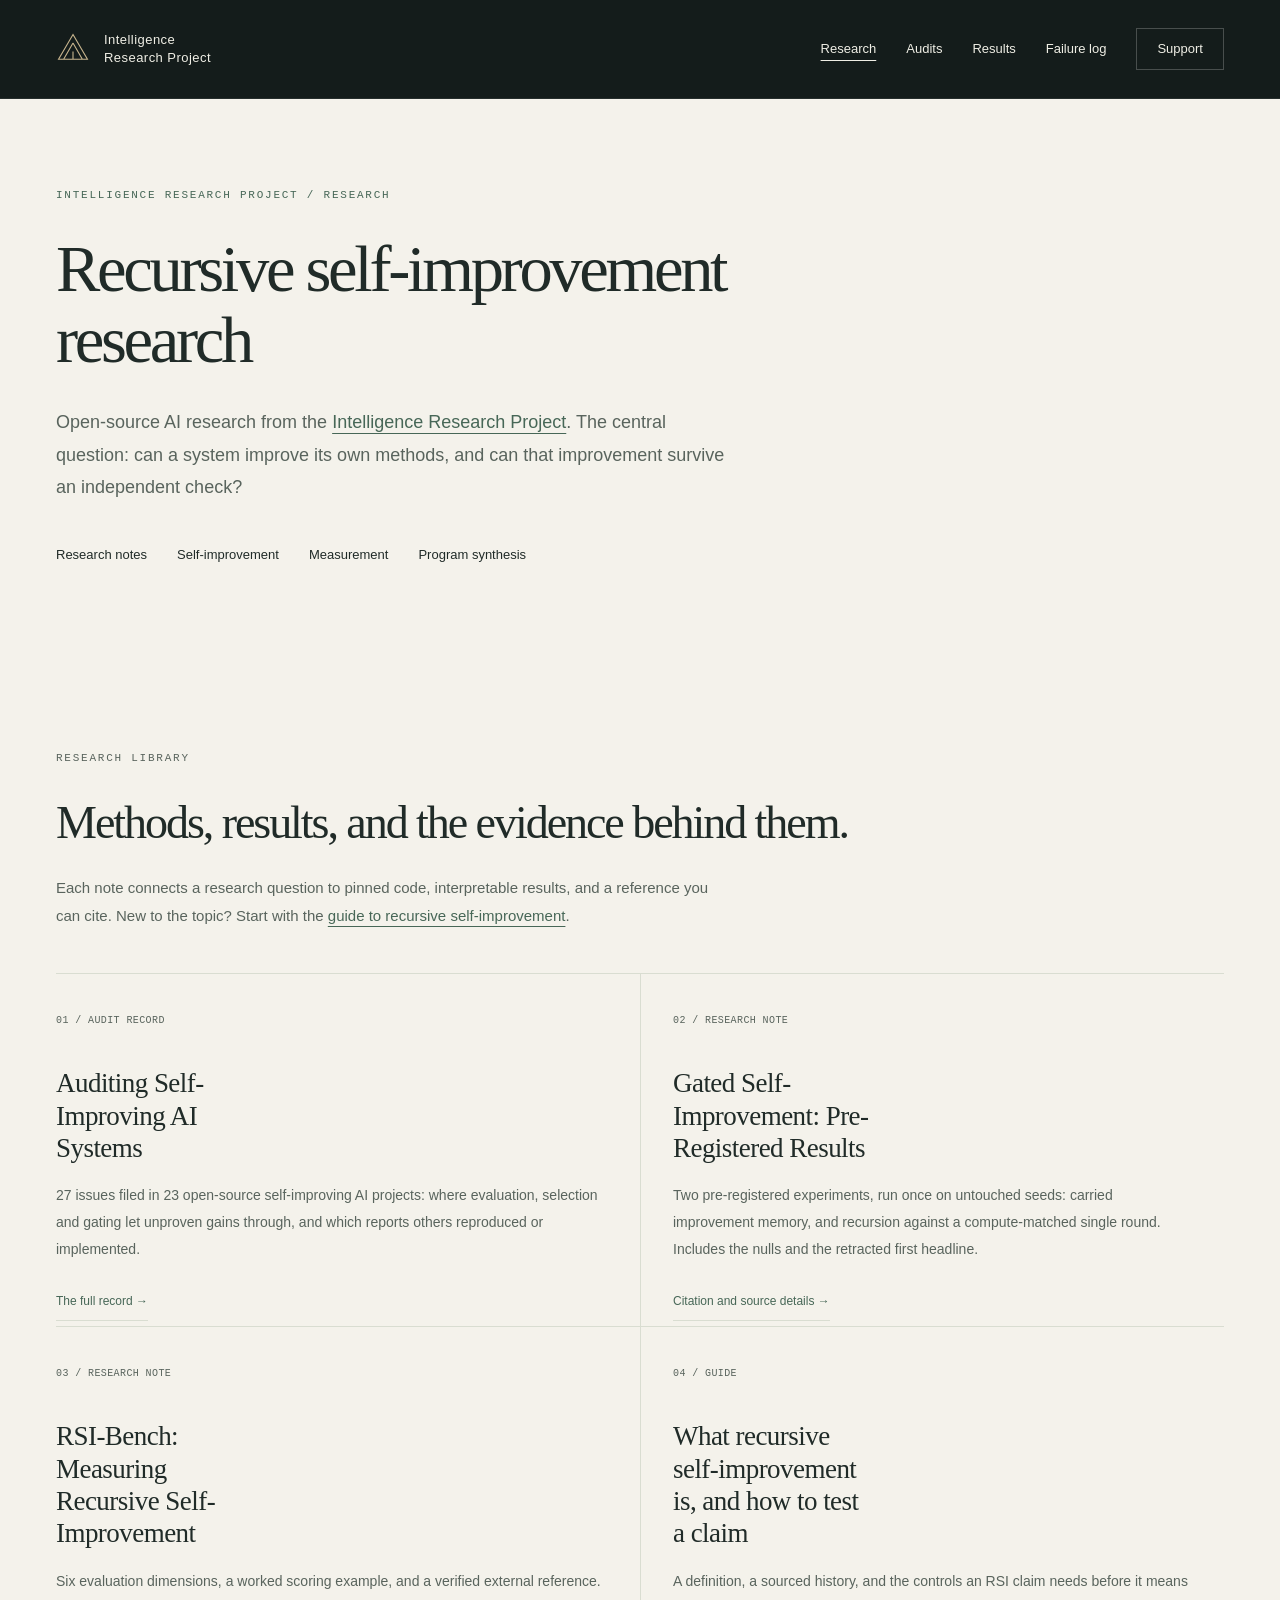
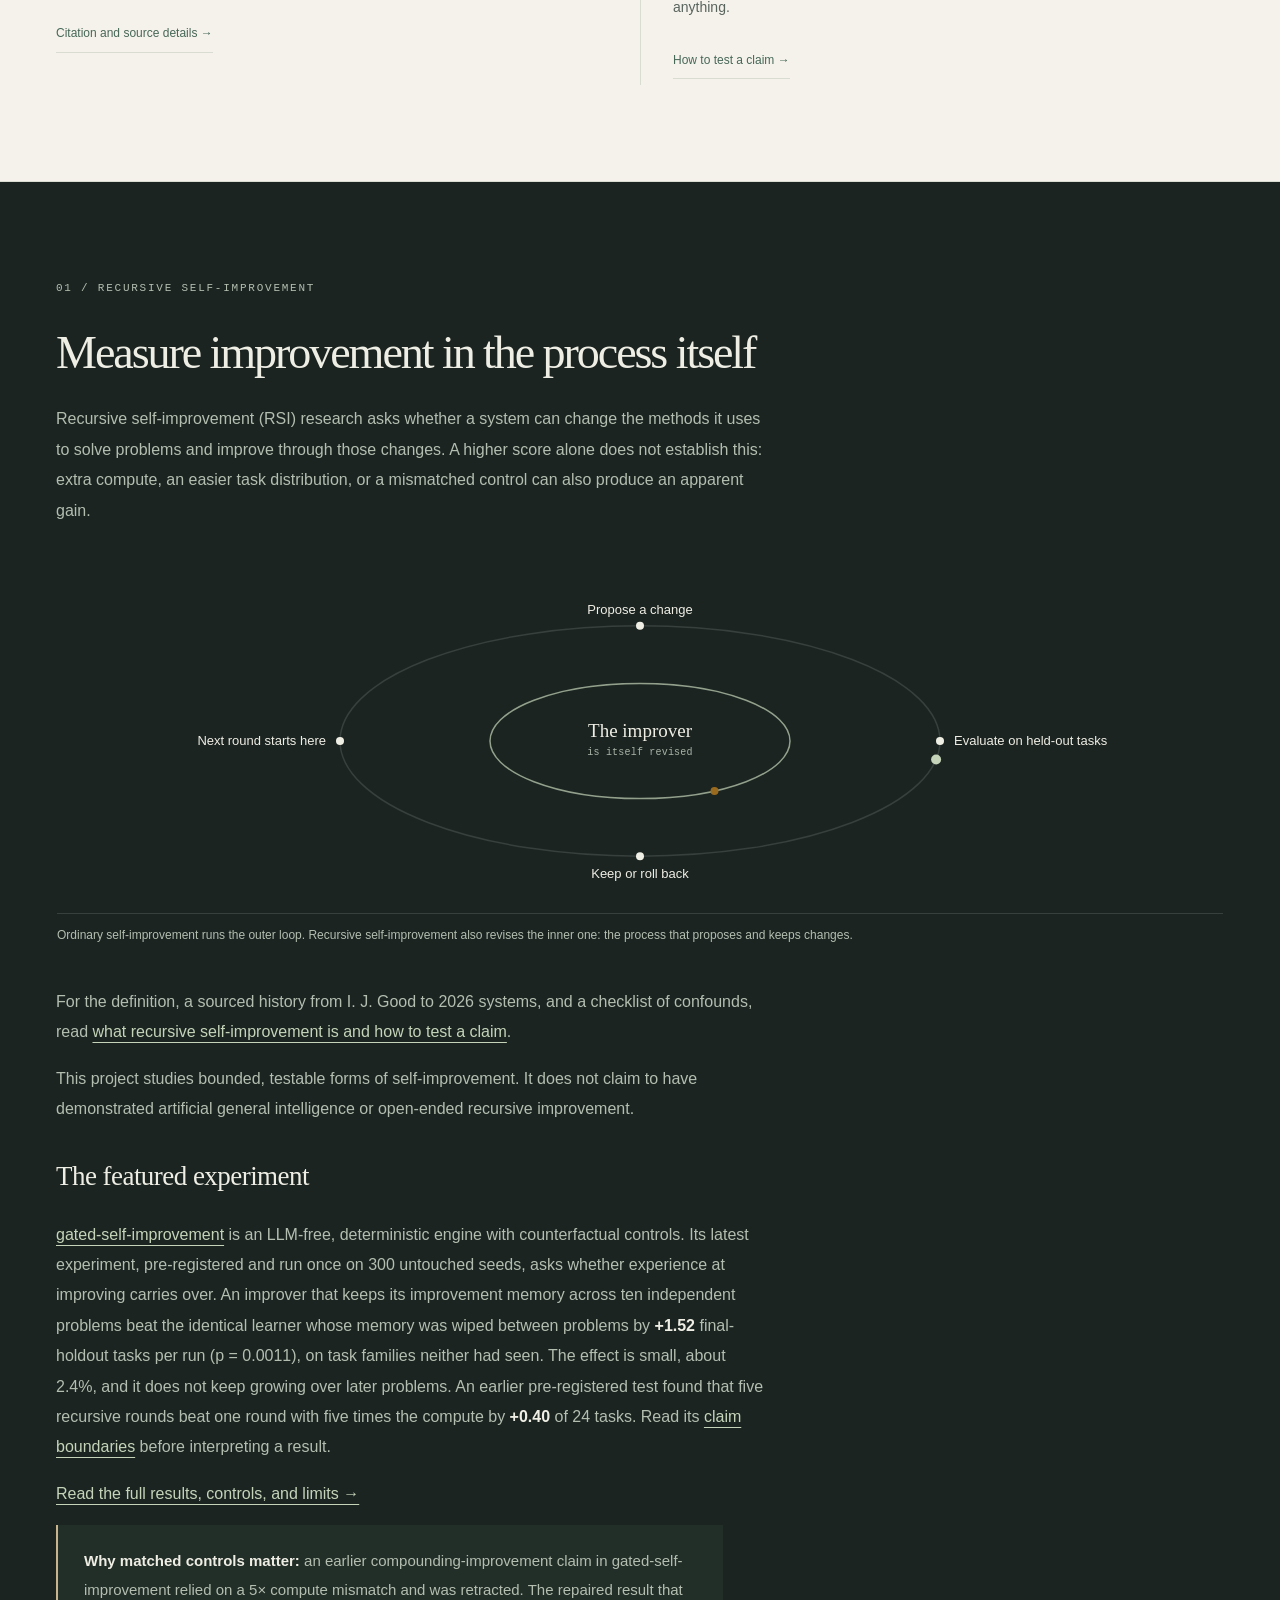
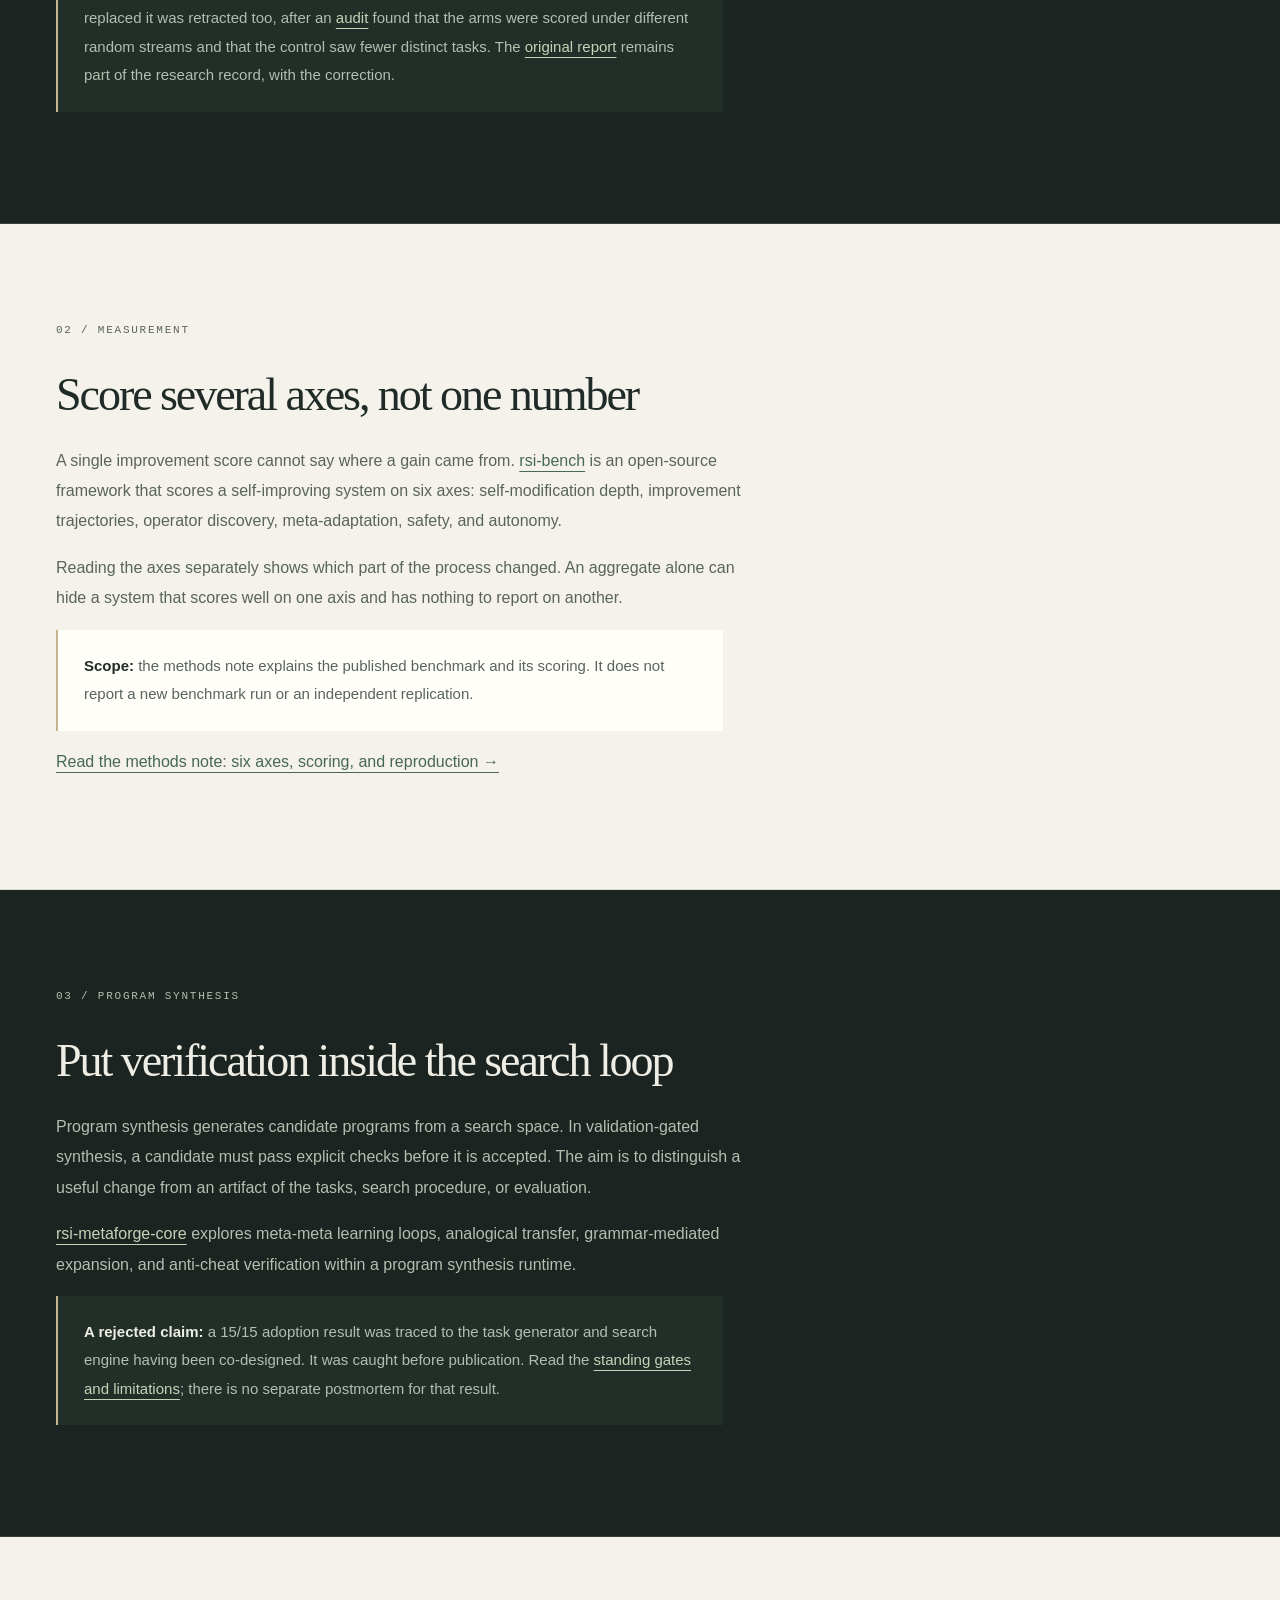
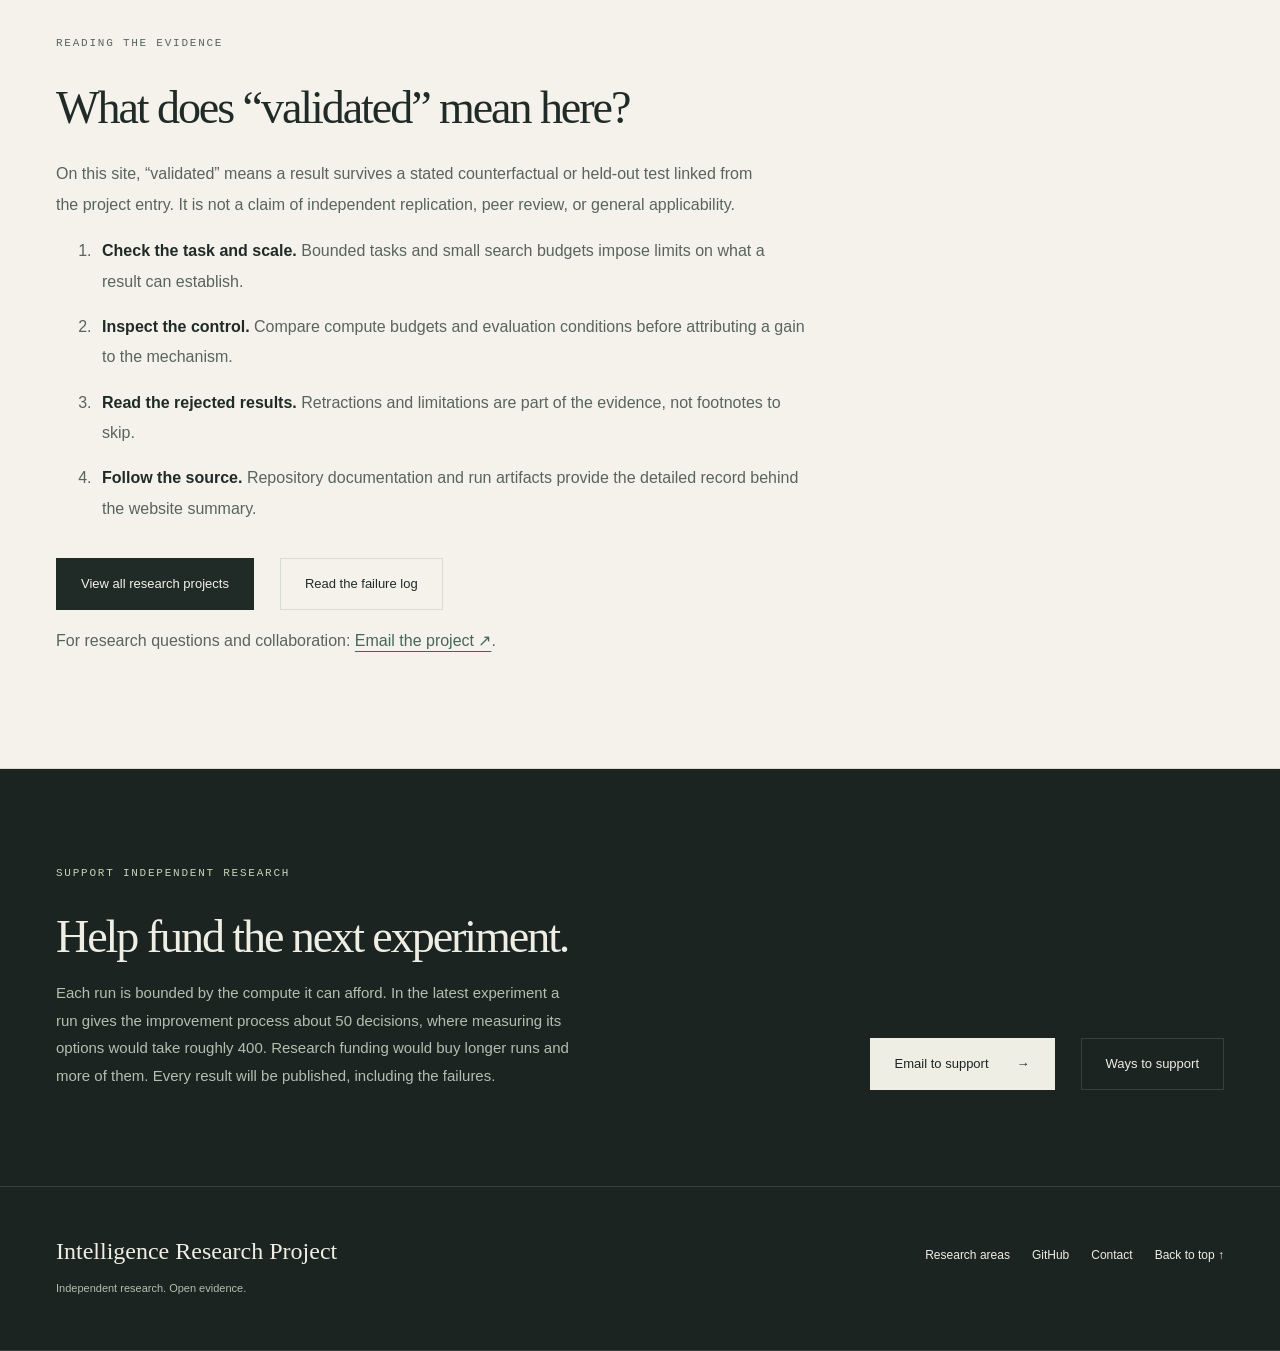
<file: research/index.html>
<!DOCTYPE html>
<html lang="en">
<head>
<meta charset="UTF-8">
<meta name="viewport" content="width=device-width, initial-scale=1.0">
<title>Recursive Self-Improvement Research: Experiments and Methods | Intelligence Research Project</title>
<meta name="description" content="Explore recursive self-improvement experiments with matched-compute controls, a multi-axis RSI benchmark, and validation-gated program synthesis, with open code and limitations.">
<meta name="author" content="Intelligence Research Project">
<meta name="robots" content="index, follow, max-image-preview:large">
<link rel="canonical" href="https://sunghunkwag.github.io/research/">
<meta name="google-site-verification" content="VLRR7e_mlywf18lUX8r34llUfazIfXLyenjHkKhW1Kw">
<meta property="og:type" content="website">
<meta property="og:site_name" content="Intelligence Research Project">
<meta property="og:title" content="Recursive Self-Improvement Research: Experiments and Methods | Intelligence Research Project">
<meta property="og:description" content="Explore recursive self-improvement experiments with matched-compute controls, a multi-axis RSI benchmark, and validation-gated program synthesis, with open code and limitations.">
<meta property="og:url" content="https://sunghunkwag.github.io/research/">
<meta name="twitter:card" content="summary">
<meta name="twitter:title" content="Recursive Self-Improvement Research: Experiments and Methods | Intelligence Research Project">
<meta name="twitter:description" content="Explore recursive self-improvement experiments with matched-compute controls, a multi-axis RSI benchmark, and validation-gated program synthesis, with open code and limitations.">
<meta name="theme-color" content="#141b1b">
<link rel="icon" href="/assets/favicon.svg" type="image/svg+xml">
<link rel="stylesheet" href="/assets/site.css?v=20261105-audits">
<script type="application/ld+json">{
  "@context": "https://schema.org",
  "@graph": [
    {
      "@type": "ResearchProject",
      "@id": "https://sunghunkwag.github.io/#project",
      "name": "Intelligence Research Project",
      "url": "https://sunghunkwag.github.io/",
      "sameAs": [
        "https://github.com/sunghunkwag"
      ],
      "description": "An independent, open-source AI research project studying recursive self-improvement, how to measure it, and validation-gated program synthesis.",
      "knowsAbout": [
        "Artificial intelligence research",
        "Recursive self-improvement",
        "Counterfactual evaluation",
        "Program synthesis",
        "AI evaluation"
      ]
    },
    {
      "@type": "WebSite",
      "@id": "https://sunghunkwag.github.io/#website",
      "url": "https://sunghunkwag.github.io/",
      "name": "Intelligence Research Project",
      "inLanguage": "en",
      "publisher": {
        "@id": "https://sunghunkwag.github.io/#project"
      },
      "author": {
        "@id": "https://sunghunkwag.github.io/#project"
      }
    },
    {
      "@type": "WebPage",
      "@id": "https://sunghunkwag.github.io/research/#webpage",
      "url": "https://sunghunkwag.github.io/research/",
      "name": "Recursive Self-Improvement Research: Experiments and Methods | Intelligence Research Project",
      "description": "Explore recursive self-improvement experiments with matched-compute controls, a multi-axis RSI benchmark, and validation-gated program synthesis, with open code and limitations.",
      "inLanguage": "en",
      "isPartOf": {
        "@id": "https://sunghunkwag.github.io/#website"
      },
      "about": {
        "@id": "https://sunghunkwag.github.io/#project"
      }
    }
  ]
}</script>
<script src="/assets/motion.js?v=20260926-motion" defer></script>
<script src="/assets/charts.js?v=20260927-gated" defer></script>
</head>
<body id="top">
<div class="reading-progress" aria-hidden="true"></div><a class="skip-link" href="#main">Skip to content</a><div class="page"><nav class="topnav" aria-label="Main navigation">
    <div class="wrap topnav-inner">
      <a class="topnav-mark" href="/"><svg class="brand-symbol" width="34" height="34" viewBox="0 0 40 40" aria-hidden="true"><path d="M20 3 37 32H3Z M20 13 31 32 M20 13 9 32 M20 23v9" fill="none" stroke="currentColor" stroke-width="1.3"/></svg><span>Intelligence<br>Research Project</span></a>
      <div class="nav-links">
        <a href="/research/" aria-current="page">Research</a>
        <a href="/research/self-improvement-audits/">Audits</a>
        <a href="/#results">Results</a>
        <a href="/#failures">Failure log</a>
        <a href="/#support">Support</a>
      </div>
    </div>
  </nav>
<main id="main" tabindex="-1">
<header class="hero-beat wrap"><p class="eyebrow">Intelligence Research Project / Research</p><h1>Recursive self-improvement research</h1><p class="sub">Open-source AI research from the <a href="/">Intelligence Research Project</a>. The central question: can a system improve its own methods, and can that improvement survive an independent check?</p><div class="nav-links"><a href="#notes">Research notes</a><a href="#recursive-self-improvement">Self-improvement</a><a href="#measurement">Measurement</a><a href="#program-synthesis">Program synthesis</a></div></header>
<section class="band band-light research-section" id="notes"><div class="wrap"><p class="eyebrow">Research library</p><h2>Methods, results, and the evidence behind them.</h2><p class="section-intro">Each note connects a research question to pinned code, interpretable results, and a reference you can cite. New to the topic? Start with the <a href="/research/recursive-self-improvement/">guide to recursive self-improvement</a>.</p><div class="topic-grid notes-grid"><article class="topic-card"><span class="topic-number">01 / AUDIT RECORD</span><h3><a href="/research/self-improvement-audits/">Auditing Self-Improving AI Systems</a></h3><p>27 issues filed in 23 open-source self-improving AI projects: where evaluation, selection and gating let unproven gains through, and which reports others reproduced or implemented.</p><a href="/research/self-improvement-audits/#record">The full record →</a></article><article class="topic-card"><span class="topic-number">02 / RESEARCH NOTE</span><h3><a href="/research/gated-self-improvement/">Gated Self-Improvement: Pre-Registered Results</a></h3><p>Two pre-registered experiments, run once on untouched seeds: carried improvement memory, and recursion against a compute-matched single round. Includes the nulls and the retracted first headline.</p><a href="/research/gated-self-improvement/#cite">Citation and source details →</a></article><article class="topic-card"><span class="topic-number">03 / RESEARCH NOTE</span><h3><a href="/research/rsi-bench/">RSI-Bench: Measuring Recursive Self-Improvement</a></h3><p>Six evaluation dimensions, a worked scoring example, and a verified external reference.</p><a href="/research/rsi-bench/#cite">Citation and source details →</a></article><article class="topic-card"><span class="topic-number">04 / GUIDE</span><h3><a href="/research/recursive-self-improvement/">What recursive self-improvement is, and how to test a claim</a></h3><p>A definition, a sourced history, and the controls an RSI claim needs before it means anything.</p><a href="/research/recursive-self-improvement/#testing">How to test a claim →</a></article></div></div></div></section>
<section class="band band-dark research-section" id="recursive-self-improvement"><div class="wrap"><p class="eyebrow">01 / Recursive self-improvement</p><h2>Measure improvement in the process itself</h2>
<p>Recursive self-improvement (RSI) research asks whether a system can change the methods it uses to solve problems and improve through those changes. A higher score alone does not establish this: extra compute, an easier task distribution, or a mismatched control can also produce an apparent gain.</p><figure class="viz viz-light" data-viz="loop" hidden><div class="viz-plot"></div><figcaption>Ordinary self-improvement runs the outer loop. Recursive self-improvement also revises the inner one: the process that proposes and keeps changes.</figcaption></figure>
<p>For the definition, a sourced history from I. J. Good to 2026 systems, and a checklist of confounds, read <a href="/research/recursive-self-improvement/">what recursive self-improvement is and how to test a claim</a>.</p><p>This project studies bounded, testable forms of self-improvement. It does not claim to have demonstrated artificial general intelligence or open-ended recursive improvement.</p>
<h3>The featured experiment</h3><p><a href="https://github.com/sunghunkwag/gated-self-improvement">gated-self-improvement</a> is an LLM-free, deterministic engine with counterfactual controls. Its latest experiment, pre-registered and run once on 300 untouched seeds, asks whether experience at improving carries over. An improver that keeps its improvement memory across ten independent problems beat the identical learner whose memory was wiped between problems by <strong>+1.52</strong> final-holdout tasks per run (p = 0.0011), on task families neither had seen. The effect is small, about 2.4%, and it does not keep growing over later problems. An earlier pre-registered test found that five recursive rounds beat one round with five times the compute by <strong>+0.40</strong> of 24 tasks. Read its <a href="https://github.com/sunghunkwag/gated-self-improvement#how-to-read-a-claim-here">claim boundaries</a> before interpreting a result.</p><p><a href="/research/gated-self-improvement/">Read the full results, controls, and limits →</a></p>
<p class="note"><strong>Why matched controls matter:</strong> an earlier compounding-improvement claim in gated-self-improvement relied on a 5× compute mismatch and was retracted. The repaired result that replaced it was retracted too, after an <a href="https://github.com/sunghunkwag/gated-self-improvement/blob/main/results/UPGRADE_V2_RESULTS.md">audit</a> found that the arms were scored under different random streams and that the control saw fewer distinct tasks. The <a href="https://github.com/sunghunkwag/gated-self-improvement/blob/main/results/UPGRADE_RESULTS.md">original report</a> remains part of the research record, with the correction.</p></div></section>
<section class="band band-light research-section" id="measurement"><div class="wrap"><p class="eyebrow">02 / Measurement</p><h2>Score several axes, not one number</h2><p>A single improvement score cannot say where a gain came from. <a href="https://github.com/sunghunkwag/rsi-bench">rsi-bench</a> is an open-source framework that scores a self-improving system on six axes: self-modification depth, improvement trajectories, operator discovery, meta-adaptation, safety, and autonomy.</p><p>Reading the axes separately shows which part of the process changed. An aggregate alone can hide a system that scores well on one axis and has nothing to report on another.</p><p class="note"><strong>Scope:</strong> the methods note explains the published benchmark and its scoring. It does not report a new benchmark run or an independent replication.</p><p><a href="/research/rsi-bench/">Read the methods note: six axes, scoring, and reproduction →</a></p></div></section>
<section class="band band-dark research-section" id="program-synthesis"><div class="wrap"><p class="eyebrow">03 / Program synthesis</p><h2>Put verification inside the search loop</h2>
<p>Program synthesis generates candidate programs from a search space. In validation-gated synthesis, a candidate must pass explicit checks before it is accepted. The aim is to distinguish a useful change from an artifact of the tasks, search procedure, or evaluation.</p>
<p><a href="https://github.com/sunghunkwag/rsi-metaforge-core">rsi-metaforge-core</a> explores meta-meta learning loops, analogical transfer, grammar-mediated expansion, and anti-cheat verification within a program synthesis runtime.</p>
<p class="note"><strong>A rejected claim:</strong> a 15/15 adoption result was traced to the task generator and search engine having been co-designed. It was caught before publication. Read the <a href="https://github.com/sunghunkwag/rsi-metaforge-core/blob/main/docs/05_limitations.md">standing gates and limitations</a>; there is no separate postmortem for that result.</p></div></section>
<section class="band band-light research-section" id="evaluation"><div class="wrap"><p class="eyebrow">Reading the evidence</p><h2>What does “validated” mean here?</h2><p>On this site, “validated” means a result survives a stated counterfactual or held-out test linked from the project entry. It is not a claim of independent replication, peer review, or general applicability.</p><ol><li><strong>Check the task and scale.</strong> Bounded tasks and small search budgets impose limits on what a result can establish.</li><li><strong>Inspect the control.</strong> Compare compute budgets and evaluation conditions before attributing a gain to the mechanism.</li><li><strong>Read the rejected results.</strong> Retractions and limitations are part of the evidence, not footnotes to skip.</li><li><strong>Follow the source.</strong> Repository documentation and run artifacts provide the detailed record behind the website summary.</li></ol><div class="hero-actions"><a class="btn btn-solid" href="/#results">View all research projects</a><a class="btn btn-ghost" href="/#failures">Read the failure log</a></div><p>For research questions and collaboration: <a href="mailto:sunghunkwag@gmail.com">Email the project ↗</a>.</p></div></section>
</main><section class="band band-dark support-strip" aria-labelledby="support-strip-title"><div class="wrap support-strip-inner"><div><p class="eyebrow">Support independent research</p><h2 id="support-strip-title">Help fund the next experiment.</h2><p>Each run is bounded by the compute it can afford. In the latest experiment a run gives the improvement process about 50 decisions, where measuring its options would take roughly 400. Research funding would buy longer runs and more of them. Every result will be published, including the failures.</p></div><div class="hero-actions"><a class="btn btn-solid" href="mailto:sunghunkwag@gmail.com?subject=Supporting%20the%20Intelligence%20Research%20Project&amp;body=Hello%2C%0A%0AI%20read%20a%20research%20note%20and%20would%20like%20to%20support%20the%20project.%0A%0AWhat%20I%20would%20like%20to%20support%20%28research%20funding%2C%20a%20specific%20experiment%2C%20other%29%3A%0AApproximate%20amount%3A%0A%0AThank%20you.">Email to support <span aria-hidden="true">→</span></a><a class="btn btn-ghost" href="/#support">Ways to support</a></div></div></section><footer class="band band-dark"><div class="wrap footer-inner">
  <p>Intelligence Research Project<br><span class="footer-note">Independent research. Open evidence.</span></p>
  <div class="nav-links"><a href="/research/">Research areas</a><a href="https://github.com/sunghunkwag">GitHub</a><a href="mailto:sunghunkwag@gmail.com">Contact</a><a href="#top">Back to top ↑</a></div>
  </div></footer></div></body></html>
</file>
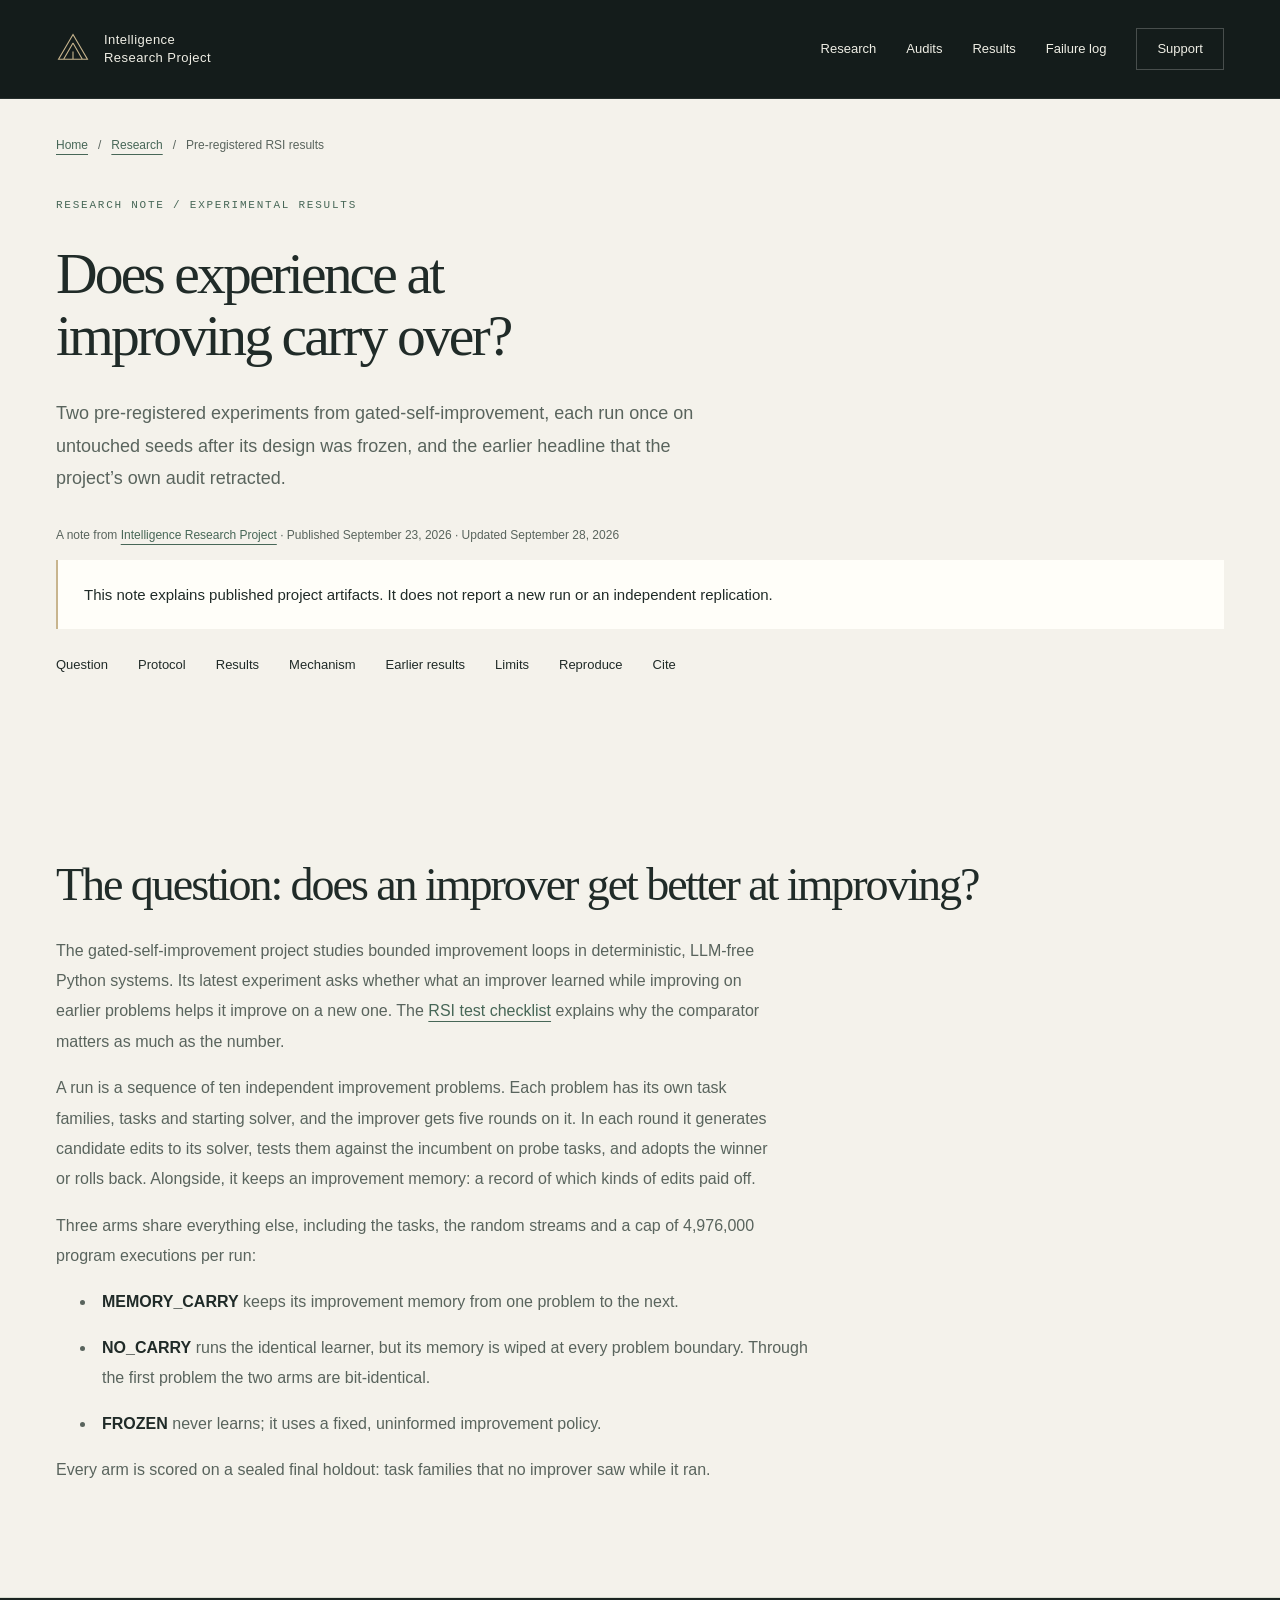
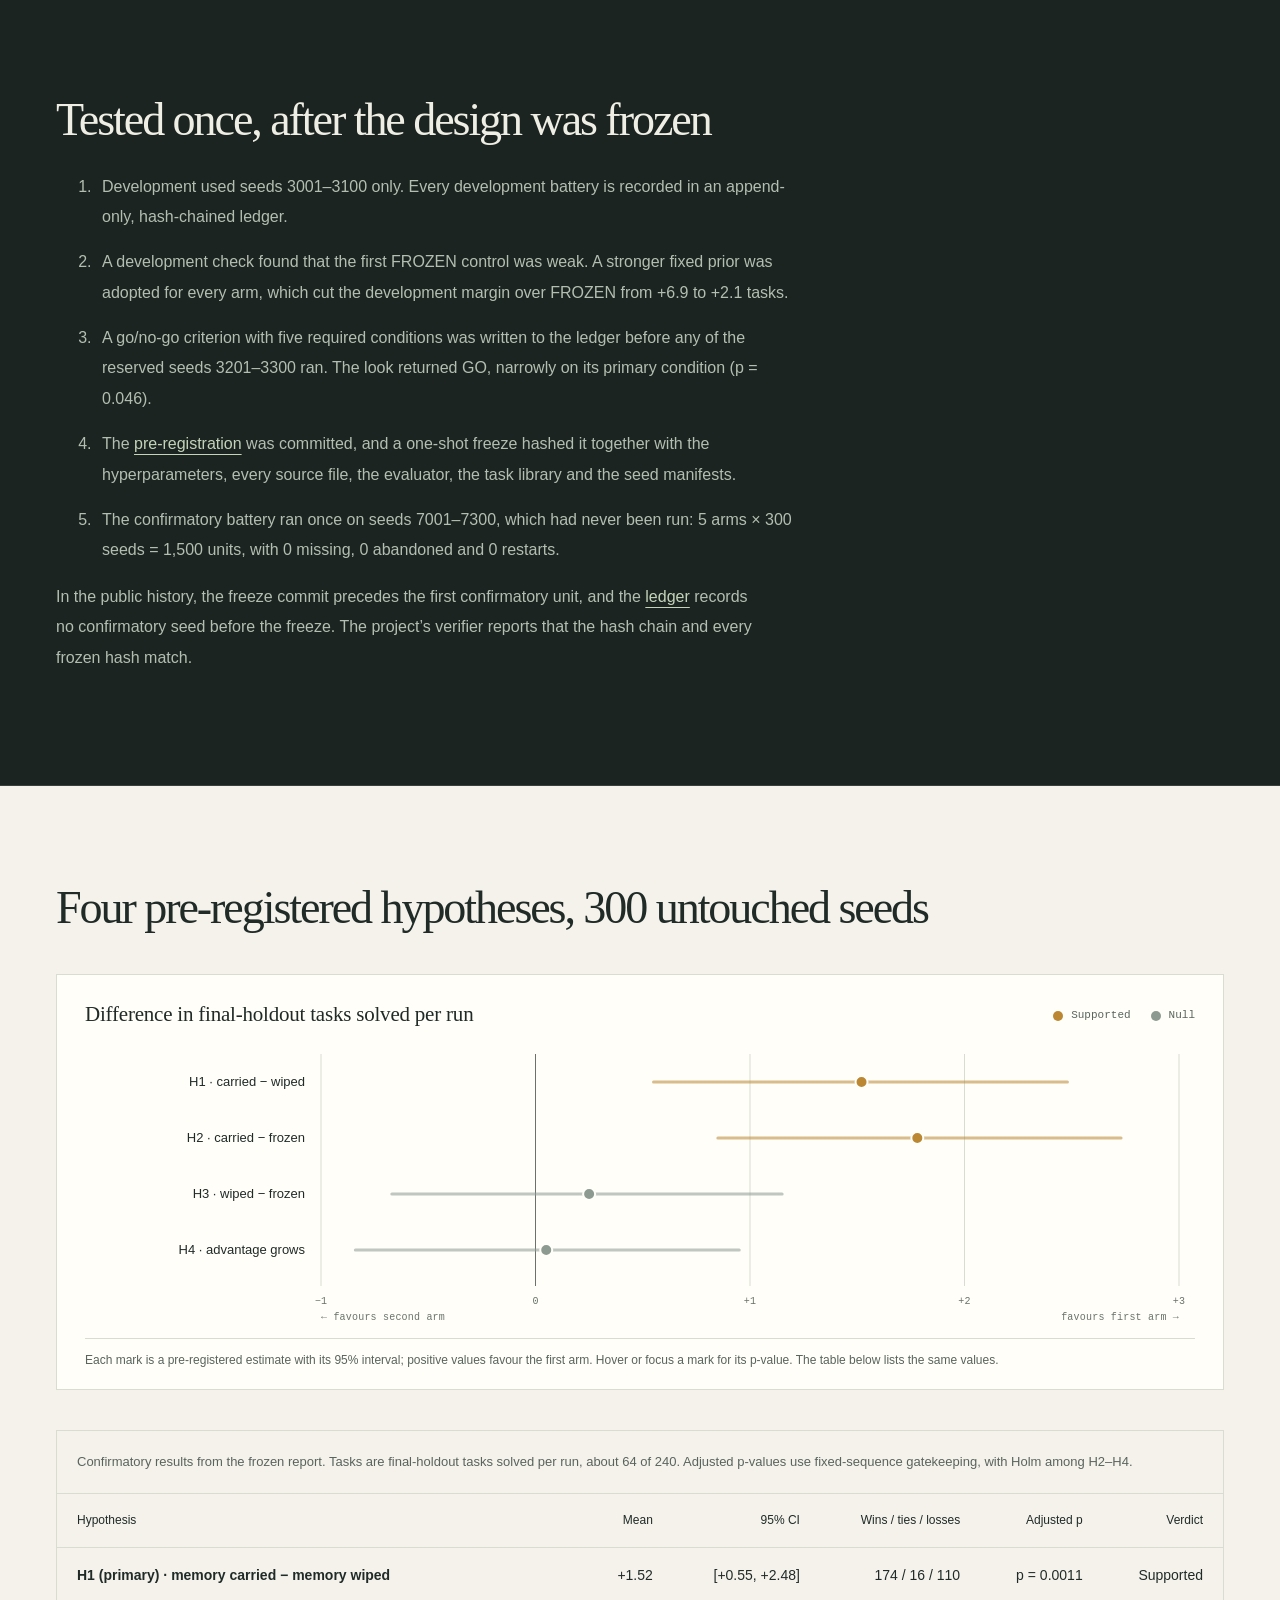
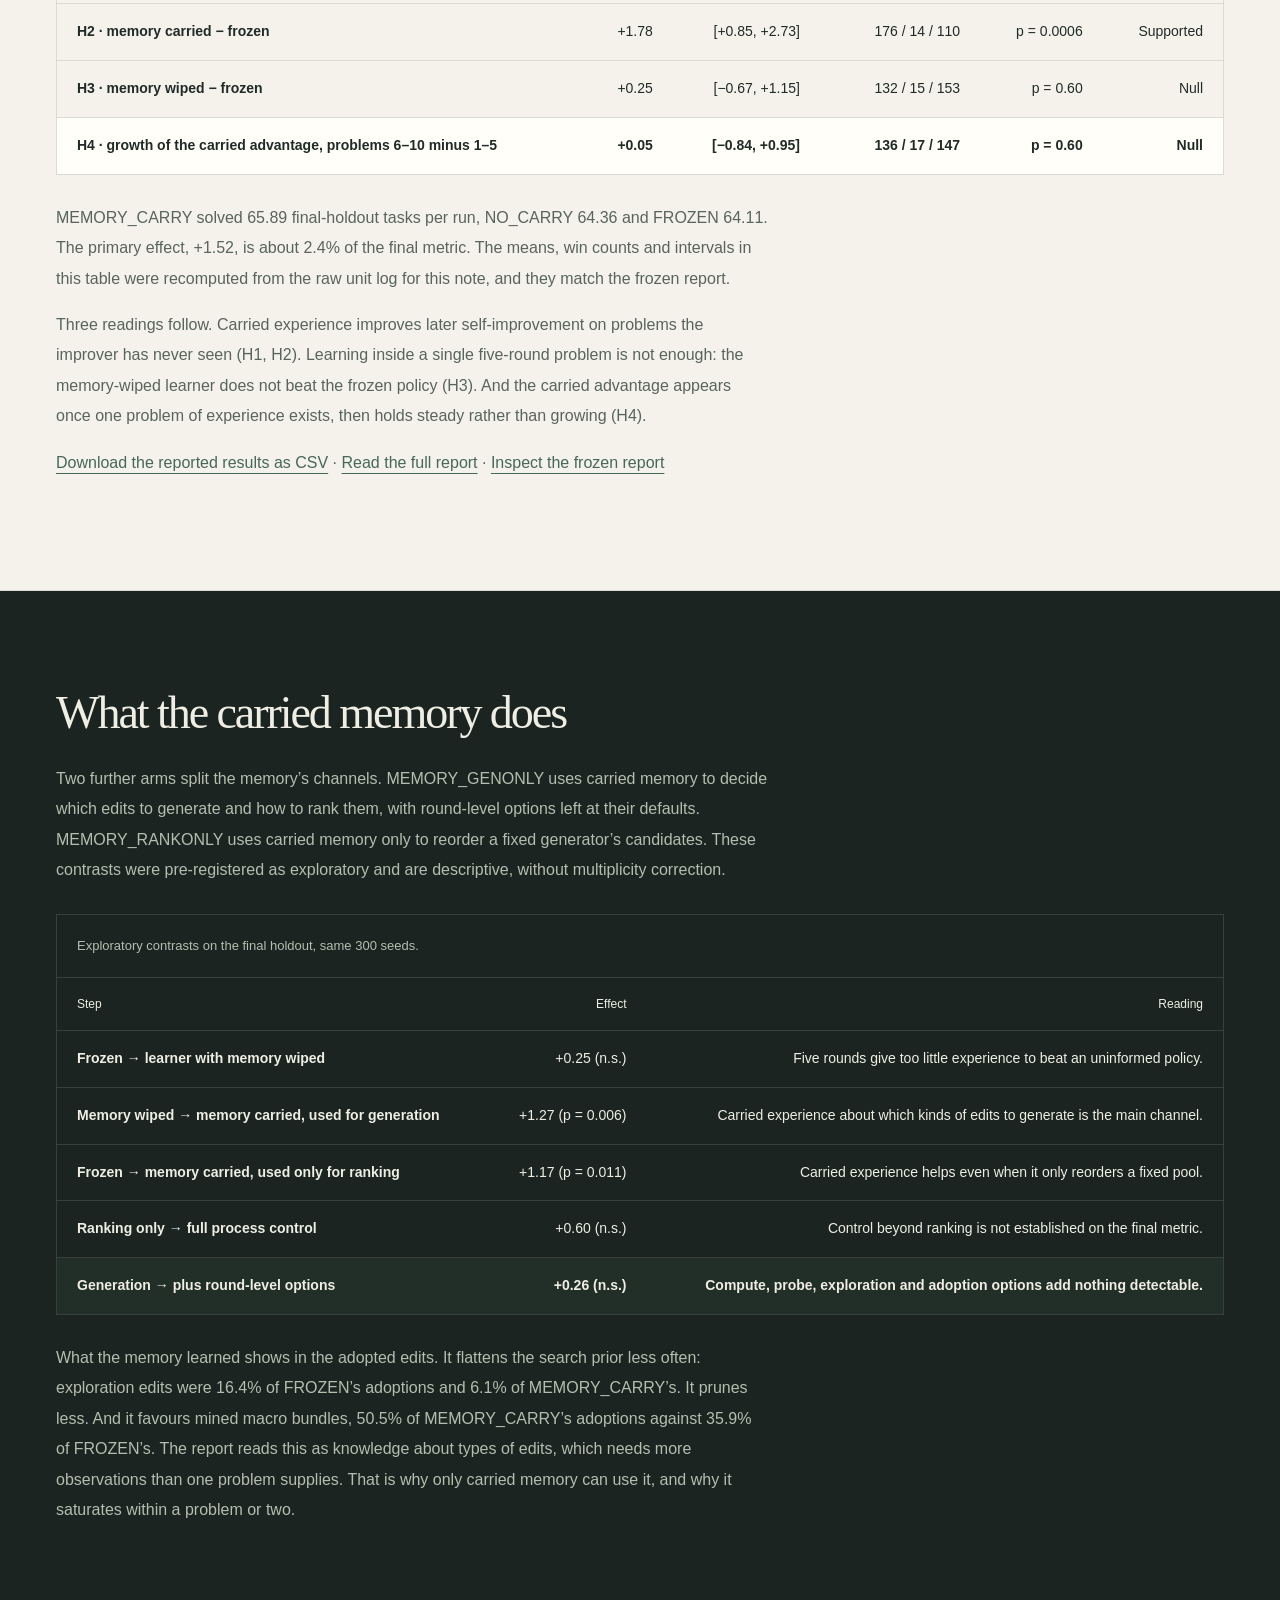
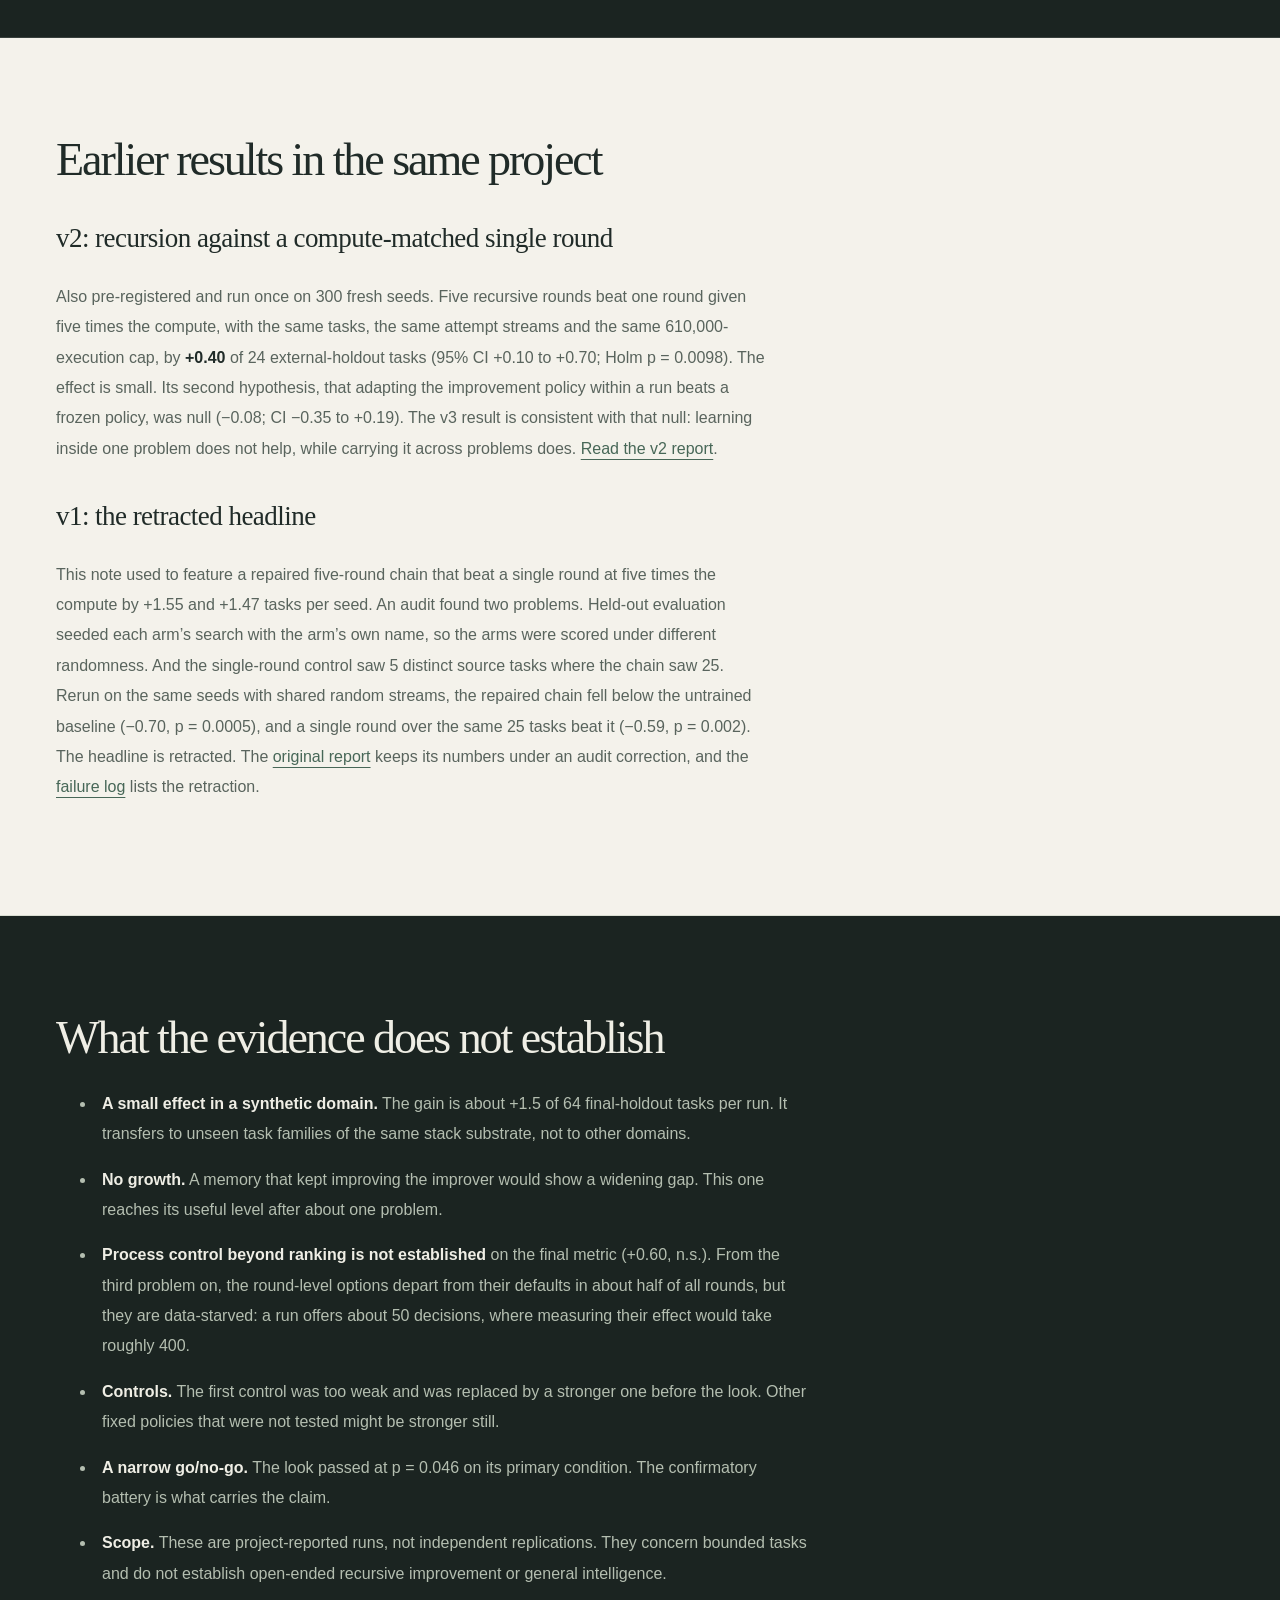
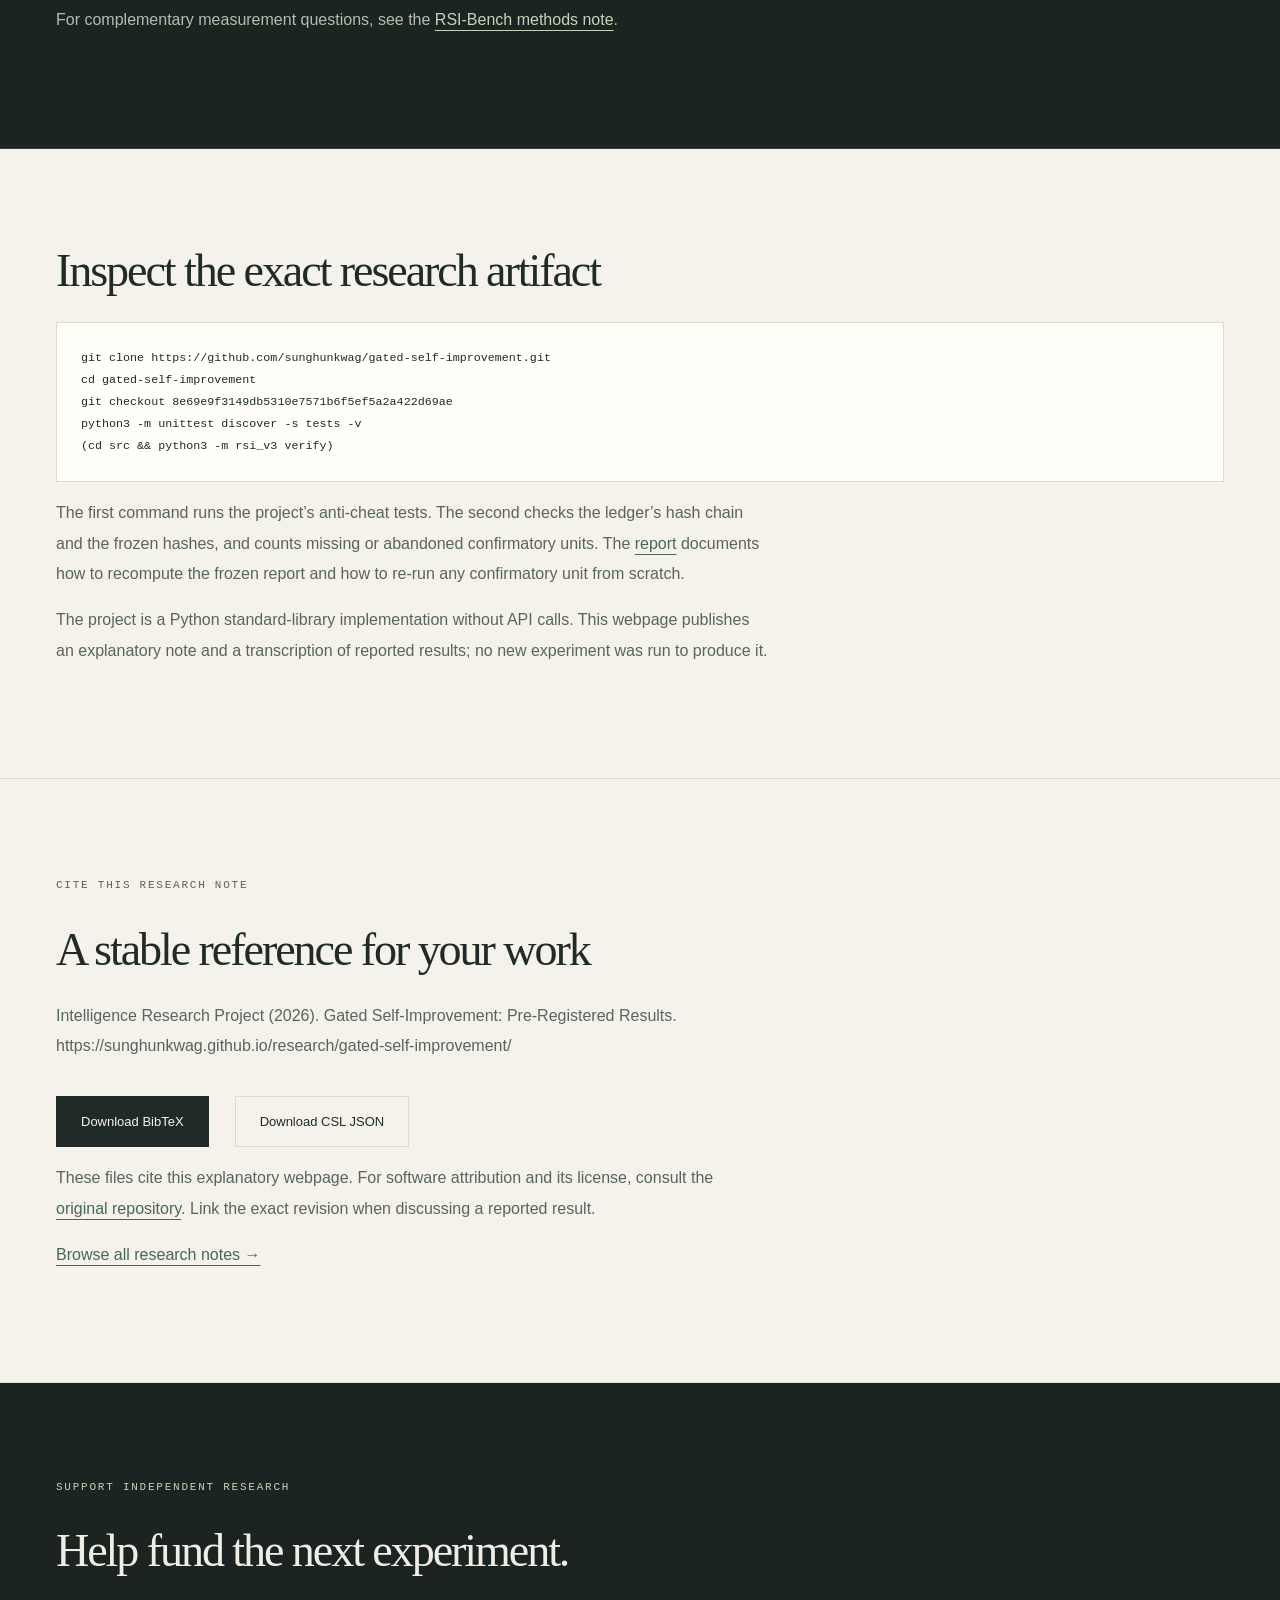
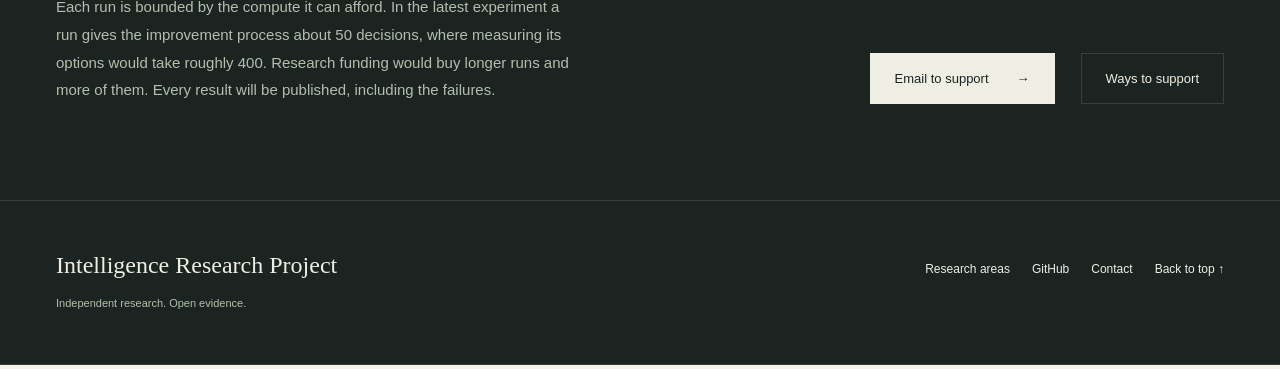
<file: research/gated-self-improvement/index.html>
<!DOCTYPE html>
<html lang="en">
<head>
<meta charset="UTF-8">
<meta name="viewport" content="width=device-width, initial-scale=1.0">
<title>Gated Self-Improvement: Pre-Registered Results | Intelligence Research Project</title>
<meta name="description" content="Pre-registered RSI results: an improver that carries its improvement memory across problems beats the same learner with its memory wiped, on unseen task families. Limits, earlier results and the retracted first headline.">
<meta name="author" content="Intelligence Research Project">
<meta name="robots" content="index, follow, max-image-preview:large">
<link rel="canonical" href="https://sunghunkwag.github.io/research/gated-self-improvement/">
<meta name="google-site-verification" content="VLRR7e_mlywf18lUX8r34llUfazIfXLyenjHkKhW1Kw">
<meta property="og:type" content="article">
<meta property="og:site_name" content="Intelligence Research Project">
<meta property="og:title" content="Gated Self-Improvement: Pre-Registered Results | Intelligence Research Project">
<meta property="og:description" content="Pre-registered RSI results: an improver that carries its improvement memory across problems beats the same learner with its memory wiped, on unseen task families. Limits, earlier results and the retracted first headline.">
<meta property="og:url" content="https://sunghunkwag.github.io/research/gated-self-improvement/">
<meta name="twitter:card" content="summary">
<meta name="twitter:title" content="Gated Self-Improvement: Pre-Registered Results | Intelligence Research Project">
<meta name="twitter:description" content="Pre-registered RSI results: an improver that carries its improvement memory across problems beats the same learner with its memory wiped, on unseen task families. Limits, earlier results and the retracted first headline.">
<meta name="theme-color" content="#141b1b">
<link rel="icon" href="/assets/favicon.svg" type="image/svg+xml">
<link rel="stylesheet" href="/assets/site.css?v=20261105-audits">
<script type="application/ld+json">{
  "@context": "https://schema.org",
  "@graph": [
    {
      "@type": "ResearchProject",
      "@id": "https://sunghunkwag.github.io/#project",
      "name": "Intelligence Research Project",
      "url": "https://sunghunkwag.github.io/",
      "sameAs": [
        "https://github.com/sunghunkwag"
      ],
      "description": "An independent, open-source AI research project studying recursive self-improvement, how to measure it, and validation-gated program synthesis.",
      "knowsAbout": [
        "Artificial intelligence research",
        "Recursive self-improvement",
        "Counterfactual evaluation",
        "Program synthesis",
        "AI evaluation"
      ]
    },
    {
      "@type": "WebSite",
      "@id": "https://sunghunkwag.github.io/#website",
      "url": "https://sunghunkwag.github.io/",
      "name": "Intelligence Research Project",
      "inLanguage": "en",
      "publisher": {
        "@id": "https://sunghunkwag.github.io/#project"
      },
      "author": {
        "@id": "https://sunghunkwag.github.io/#project"
      }
    },
    {
      "@type": "WebPage",
      "@id": "https://sunghunkwag.github.io/research/gated-self-improvement/#webpage",
      "url": "https://sunghunkwag.github.io/research/gated-self-improvement/",
      "name": "Gated Self-Improvement: Pre-Registered Results | Intelligence Research Project",
      "description": "Pre-registered RSI results: an improver that carries its improvement memory across problems beats the same learner with its memory wiped, on unseen task families. Limits, earlier results and the retracted first headline.",
      "inLanguage": "en",
      "isPartOf": {
        "@id": "https://sunghunkwag.github.io/#website"
      },
      "mainEntity": {
        "@id": "https://sunghunkwag.github.io/research/gated-self-improvement/#article"
      },
      "breadcrumb": {
        "@id": "https://sunghunkwag.github.io/research/gated-self-improvement/#breadcrumbs"
      }
    },
    {
      "@type": "Article",
      "@id": "https://sunghunkwag.github.io/research/gated-self-improvement/#article",
      "headline": "Does experience at improving carry over?",
      "description": "Pre-registered RSI results: an improver that carries its improvement memory across problems beats the same learner with its memory wiped, on unseen task families. Limits, earlier results and the retracted first headline.",
      "datePublished": "2026-09-23",
      "dateModified": "2026-09-28",
      "inLanguage": "en",
      "author": {
        "@id": "https://sunghunkwag.github.io/#project"
      },
      "mainEntityOfPage": {
        "@id": "https://sunghunkwag.github.io/research/gated-self-improvement/#webpage"
      },
      "isBasedOn": "https://github.com/sunghunkwag/gated-self-improvement/blob/8e69e9f3149db5310e7571b6f5ef5a2a422d69ae/results/UPGRADE_V3_RESULTS.md",
      "citation": [
        "https://github.com/sunghunkwag/gated-self-improvement/blob/8e69e9f3149db5310e7571b6f5ef5a2a422d69ae/results/UPGRADE_V3_RESULTS.md",
        "https://github.com/sunghunkwag/gated-self-improvement/blob/8e69e9f3149db5310e7571b6f5ef5a2a422d69ae/results/v3_confirm_report.json",
        "https://github.com/sunghunkwag/gated-self-improvement/blob/8e69e9f3149db5310e7571b6f5ef5a2a422d69ae/results/UPGRADE_V2_RESULTS.md",
        "https://github.com/sunghunkwag/gated-self-improvement/blob/8e69e9f3149db5310e7571b6f5ef5a2a422d69ae/results/UPGRADE_RESULTS.md"
      ]
    },
    {
      "@type": "BreadcrumbList",
      "@id": "https://sunghunkwag.github.io/research/gated-self-improvement/#breadcrumbs",
      "itemListElement": [
        {
          "@type": "ListItem",
          "position": 1,
          "name": "Home",
          "item": "https://sunghunkwag.github.io/"
        },
        {
          "@type": "ListItem",
          "position": 2,
          "name": "Research",
          "item": "https://sunghunkwag.github.io/research/"
        },
        {
          "@type": "ListItem",
          "position": 3,
          "name": "Pre-registered RSI results",
          "item": "https://sunghunkwag.github.io/research/gated-self-improvement/"
        }
      ]
    }
  ]
}</script>
<script src="/assets/motion.js?v=20260926-motion" defer></script>
<script src="/assets/charts.js?v=20260928-prereg" defer></script>
</head>
<body id="top">
<div class="reading-progress" aria-hidden="true"></div><a class="skip-link" href="#main">Skip to content</a><div class="page"><nav class="topnav" aria-label="Main navigation">
    <div class="wrap topnav-inner">
      <a class="topnav-mark" href="/"><svg class="brand-symbol" width="34" height="34" viewBox="0 0 40 40" aria-hidden="true"><path d="M20 3 37 32H3Z M20 13 31 32 M20 13 9 32 M20 23v9" fill="none" stroke="currentColor" stroke-width="1.3"/></svg><span>Intelligence<br>Research Project</span></a>
      <div class="nav-links">
        <a href="/research/">Research</a>
        <a href="/research/self-improvement-audits/">Audits</a>
        <a href="/#results">Results</a>
        <a href="/#failures">Failure log</a>
        <a href="/#support">Support</a>
      </div>
    </div>
  </nav>
<main id="main" tabindex="-1"><article><header class="hero-beat wrap article-header"><nav class="breadcrumbs" aria-label="Breadcrumb"><a href="/">Home</a><span aria-hidden="true">/</span><a href="/research/">Research</a><span aria-hidden="true">/</span><span aria-current="page">Pre-registered RSI results</span></nav><p class="eyebrow">Research note / Experimental results</p><h1>Does experience at improving carry over?</h1><p class="sub">Two pre-registered experiments from gated-self-improvement, each run once on untouched seeds after its design was frozen, and the earlier headline that the project’s own audit retracted.</p><p class="article-meta">A note from <a href="/">Intelligence Research Project</a> · Published <time datetime="2026-09-23">September 23, 2026</time> · Updated <time datetime="2026-09-28">September 28, 2026</time></p><p class="note">This note explains published project artifacts. It does not report a new run or an independent replication.</p><div class="nav-links"><a href="#question">Question</a><a href="#protocol">Protocol</a><a href="#results">Results</a><a href="#mechanism">Mechanism</a><a href="#earlier">Earlier results</a><a href="#limits">Limits</a><a href="#reproduce">Reproduce</a><a href="#cite">Cite</a></div></header>
<section class="band band-light research-section" id="question"><div class="wrap"><h2>The question: does an improver get better at improving?</h2><p>The gated-self-improvement project studies bounded improvement loops in deterministic, LLM-free Python systems. Its latest experiment asks whether what an improver learned while improving on earlier problems helps it improve on a new one. The <a href="/research/recursive-self-improvement/#testing">RSI test checklist</a> explains why the comparator matters as much as the number.</p><p>A run is a sequence of ten independent improvement problems. Each problem has its own task families, tasks and starting solver, and the improver gets five rounds on it. In each round it generates candidate edits to its solver, tests them against the incumbent on probe tasks, and adopts the winner or rolls back. Alongside, it keeps an improvement memory: a record of which kinds of edits paid off.</p><p>Three arms share everything else, including the tasks, the random streams and a cap of 4,976,000 program executions per run:</p><ul><li><strong>MEMORY_CARRY</strong> keeps its improvement memory from one problem to the next.</li><li><strong>NO_CARRY</strong> runs the identical learner, but its memory is wiped at every problem boundary. Through the first problem the two arms are bit-identical.</li><li><strong>FROZEN</strong> never learns; it uses a fixed, uninformed improvement policy.</li></ul><p>Every arm is scored on a sealed final holdout: task families that no improver saw while it ran.</p></div></section>
<section class="band band-dark research-section" id="protocol"><div class="wrap"><h2>Tested once, after the design was frozen</h2><ol><li>Development used seeds 3001–3100 only. Every development battery is recorded in an append-only, hash-chained ledger.</li><li>A development check found that the first FROZEN control was weak. A stronger fixed prior was adopted for every arm, which cut the development margin over FROZEN from +6.9 to +2.1 tasks.</li><li>A go/no-go criterion with five required conditions was written to the ledger before any of the reserved seeds 3201–3300 ran. The look returned GO, narrowly on its primary condition (p = 0.046).</li><li>The <a href="https://github.com/sunghunkwag/gated-self-improvement/blob/8e69e9f3149db5310e7571b6f5ef5a2a422d69ae/results/PREREGISTRATION_V3.json">pre-registration</a> was committed, and a one-shot freeze hashed it together with the hyperparameters, every source file, the evaluator, the task library and the seed manifests.</li><li>The confirmatory battery ran once on seeds 7001–7300, which had never been run: 5 arms × 300 seeds = 1,500 units, with 0 missing, 0 abandoned and 0 restarts.</li></ol><p>In the public history, the freeze commit precedes the first confirmatory unit, and the <a href="https://github.com/sunghunkwag/gated-self-improvement/blob/8e69e9f3149db5310e7571b6f5ef5a2a422d69ae/results/ledger/rsi_v3_ledger.jsonl">ledger</a> records no confirmatory seed before the freeze. The project’s verifier reports that the hash chain and every frozen hash match.</p></div></section>
<section class="band band-light research-section" id="results"><div class="wrap"><h2>Four pre-registered hypotheses, 300 untouched seeds</h2><figure class="viz" data-viz="estimates" hidden><div class="viz-head"><p class="viz-title">Difference in final-holdout tasks solved per run</p></div><div class="viz-plot"></div><figcaption>Each mark is a pre-registered estimate with its 95% interval; positive values favour the first arm. Hover or focus a mark for its p-value. The table below lists the same values.</figcaption></figure><div class="table-scroll" role="region" aria-label="Pre-registered confirmatory results; scroll horizontally" tabindex="0"><table><caption>Confirmatory results from the frozen report. Tasks are final-holdout tasks solved per run, about 64 of 240. Adjusted p-values use fixed-sequence gatekeeping, with Holm among H2–H4.</caption><thead><tr><th scope="col">Hypothesis</th><th scope="col">Mean</th><th scope="col">95% CI</th><th scope="col">Wins / ties / losses</th><th scope="col">Adjusted p</th><th scope="col">Verdict</th></tr></thead><tbody><tr><th scope="row" data-short="H1 · carried − wiped">H1 (primary) · memory carried − memory wiped</th><td>+1.52</td><td>[+0.55, +2.48]</td><td>174 / 16 / 110</td><td>p = 0.0011</td><td>Supported</td></tr><tr><th scope="row" data-short="H2 · carried − frozen">H2 · memory carried − frozen</th><td>+1.78</td><td>[+0.85, +2.73]</td><td>176 / 14 / 110</td><td>p = 0.0006</td><td>Supported</td></tr><tr><th scope="row" data-short="H3 · wiped − frozen">H3 · memory wiped − frozen</th><td>+0.25</td><td>[−0.67, +1.15]</td><td>132 / 15 / 153</td><td>p = 0.60</td><td>Null</td></tr><tr><th scope="row" data-short="H4 · advantage grows">H4 · growth of the carried advantage, problems 6–10 minus 1–5</th><td>+0.05</td><td>[−0.84, +0.95]</td><td>136 / 17 / 147</td><td>p = 0.60</td><td>Null</td></tr></tbody></table></div><p>MEMORY_CARRY solved 65.89 final-holdout tasks per run, NO_CARRY 64.36 and FROZEN 64.11. The primary effect, +1.52, is about 2.4% of the final metric. The means, win counts and intervals in this table were recomputed from the raw unit log for this note, and they match the frozen report.</p><p>Three readings follow. Carried experience improves later self-improvement on problems the improver has never seen (H1, H2). Learning inside a single five-round problem is not enough: the memory-wiped learner does not beat the frozen policy (H3). And the carried advantage appears once one problem of experience exists, then holds steady rather than growing (H4).</p><p><a href="/assets/data/gated-rsi-reported-results.csv" download>Download the reported results as CSV</a> · <a href="https://github.com/sunghunkwag/gated-self-improvement/blob/8e69e9f3149db5310e7571b6f5ef5a2a422d69ae/results/UPGRADE_V3_RESULTS.md">Read the full report</a> · <a href="https://github.com/sunghunkwag/gated-self-improvement/blob/8e69e9f3149db5310e7571b6f5ef5a2a422d69ae/results/v3_confirm_report.json">Inspect the frozen report</a></p></div></section>
<section class="band band-dark research-section" id="mechanism"><div class="wrap"><h2>What the carried memory does</h2><p>Two further arms split the memory’s channels. MEMORY_GENONLY uses carried memory to decide which edits to generate and how to rank them, with round-level options left at their defaults. MEMORY_RANKONLY uses carried memory only to reorder a fixed generator’s candidates. These contrasts were pre-registered as exploratory and are descriptive, without multiplicity correction.</p><div class="table-scroll" role="region" aria-label="Exploratory contrasts; scroll horizontally" tabindex="0"><table><caption>Exploratory contrasts on the final holdout, same 300 seeds.</caption><thead><tr><th scope="col">Step</th><th scope="col">Effect</th><th scope="col">Reading</th></tr></thead><tbody><tr><th scope="row">Frozen → learner with memory wiped</th><td>+0.25 (n.s.)</td><td>Five rounds give too little experience to beat an uninformed policy.</td></tr><tr><th scope="row">Memory wiped → memory carried, used for generation</th><td>+1.27 (p = 0.006)</td><td>Carried experience about which kinds of edits to generate is the main channel.</td></tr><tr><th scope="row">Frozen → memory carried, used only for ranking</th><td>+1.17 (p = 0.011)</td><td>Carried experience helps even when it only reorders a fixed pool.</td></tr><tr><th scope="row">Ranking only → full process control</th><td>+0.60 (n.s.)</td><td>Control beyond ranking is not established on the final metric.</td></tr><tr><th scope="row">Generation → plus round-level options</th><td>+0.26 (n.s.)</td><td>Compute, probe, exploration and adoption options add nothing detectable.</td></tr></tbody></table></div><p>What the memory learned shows in the adopted edits. It flattens the search prior less often: exploration edits were 16.4% of FROZEN’s adoptions and 6.1% of MEMORY_CARRY’s. It prunes less. And it favours mined macro bundles, 50.5% of MEMORY_CARRY’s adoptions against 35.9% of FROZEN’s. The report reads this as knowledge about types of edits, which needs more observations than one problem supplies. That is why only carried memory can use it, and why it saturates within a problem or two.</p></div></section>
<section class="band band-light research-section" id="earlier"><div class="wrap"><h2>Earlier results in the same project</h2><h3>v2: recursion against a compute-matched single round</h3><p>Also pre-registered and run once on 300 fresh seeds. Five recursive rounds beat one round given five times the compute, with the same tasks, the same attempt streams and the same 610,000-execution cap, by <strong>+0.40</strong> of 24 external-holdout tasks (95% CI +0.10 to +0.70; Holm p = 0.0098). The effect is small. Its second hypothesis, that adapting the improvement policy within a run beats a frozen policy, was null (−0.08; CI −0.35 to +0.19). The v3 result is consistent with that null: learning inside one problem does not help, while carrying it across problems does. <a href="https://github.com/sunghunkwag/gated-self-improvement/blob/8e69e9f3149db5310e7571b6f5ef5a2a422d69ae/results/UPGRADE_V2_RESULTS.md">Read the v2 report</a>.</p><h3>v1: the retracted headline</h3><p>This note used to feature a repaired five-round chain that beat a single round at five times the compute by +1.55 and +1.47 tasks per seed. An audit found two problems. Held-out evaluation seeded each arm’s search with the arm’s own name, so the arms were scored under different randomness. And the single-round control saw 5 distinct source tasks where the chain saw 25. Rerun on the same seeds with shared random streams, the repaired chain fell below the untrained baseline (−0.70, p = 0.0005), and a single round over the same 25 tasks beat it (−0.59, p = 0.002). The headline is retracted. The <a href="https://github.com/sunghunkwag/gated-self-improvement/blob/8e69e9f3149db5310e7571b6f5ef5a2a422d69ae/results/UPGRADE_RESULTS.md">original report</a> keeps its numbers under an audit correction, and the <a href="/#failures">failure log</a> lists the retraction.</p></div></section>
<section class="band band-dark research-section" id="limits"><div class="wrap"><h2>What the evidence does not establish</h2><ul><li><strong>A small effect in a synthetic domain.</strong> The gain is about +1.5 of 64 final-holdout tasks per run. It transfers to unseen task families of the same stack substrate, not to other domains.</li><li><strong>No growth.</strong> A memory that kept improving the improver would show a widening gap. This one reaches its useful level after about one problem.</li><li><strong>Process control beyond ranking is not established</strong> on the final metric (+0.60, n.s.). From the third problem on, the round-level options depart from their defaults in about half of all rounds, but they are data-starved: a run offers about 50 decisions, where measuring their effect would take roughly 400.</li><li><strong>Controls.</strong> The first control was too weak and was replaced by a stronger one before the look. Other fixed policies that were not tested might be stronger still.</li><li><strong>A narrow go/no-go.</strong> The look passed at p = 0.046 on its primary condition. The confirmatory battery is what carries the claim.</li><li><strong>Scope.</strong> These are project-reported runs, not independent replications. They concern bounded tasks and do not establish open-ended recursive improvement or general intelligence.</li></ul><p>For complementary measurement questions, see the <a href="/research/rsi-bench/">RSI-Bench methods note</a>.</p></div></section>
<section class="band band-light research-section" id="reproduce"><div class="wrap"><h2>Inspect the exact research artifact</h2><pre><code>git clone https://github.com/sunghunkwag/gated-self-improvement.git
cd gated-self-improvement
git checkout 8e69e9f3149db5310e7571b6f5ef5a2a422d69ae
python3 -m unittest discover -s tests -v
(cd src &amp;&amp; python3 -m rsi_v3 verify)</code></pre><p>The first command runs the project’s anti-cheat tests. The second checks the ledger’s hash chain and the frozen hashes, and counts missing or abandoned confirmatory units. The <a href="https://github.com/sunghunkwag/gated-self-improvement/blob/8e69e9f3149db5310e7571b6f5ef5a2a422d69ae/results/UPGRADE_V3_RESULTS.md">report</a> documents how to recompute the frozen report and how to re-run any confirmatory unit from scratch.</p><p>The project is a Python standard-library implementation without API calls. This webpage publishes an explanatory note and a transcription of reported results; no new experiment was run to produce it.</p></div></section><section class="band band-light research-section" id="cite"><div class="wrap"><p class="eyebrow">Cite this research note</p><h2>A stable reference for your work</h2><p>Intelligence Research Project (2026). Gated Self-Improvement: Pre-Registered Results. https://sunghunkwag.github.io/research/gated-self-improvement/</p><div class="hero-actions"><a class="btn btn-solid" href="/assets/citations/gated-self-improvement.bib" download>Download BibTeX</a><a class="btn btn-ghost" href="/assets/citations/gated-self-improvement.json" download>Download CSL JSON</a></div><p>These files cite this explanatory webpage. For software attribution and its license, consult the <a href="https://github.com/sunghunkwag/gated-self-improvement">original repository</a>. Link the exact revision when discussing a reported result.</p><p><a href="/research/#notes">Browse all research notes →</a></p></div></section></article></main><section class="band band-dark support-strip" aria-labelledby="support-strip-title"><div class="wrap support-strip-inner"><div><p class="eyebrow">Support independent research</p><h2 id="support-strip-title">Help fund the next experiment.</h2><p>Each run is bounded by the compute it can afford. In the latest experiment a run gives the improvement process about 50 decisions, where measuring its options would take roughly 400. Research funding would buy longer runs and more of them. Every result will be published, including the failures.</p></div><div class="hero-actions"><a class="btn btn-solid" href="mailto:sunghunkwag@gmail.com?subject=Supporting%20the%20Intelligence%20Research%20Project&amp;body=Hello%2C%0A%0AI%20read%20a%20research%20note%20and%20would%20like%20to%20support%20the%20project.%0A%0AWhat%20I%20would%20like%20to%20support%20%28research%20funding%2C%20a%20specific%20experiment%2C%20other%29%3A%0AApproximate%20amount%3A%0A%0AThank%20you.">Email to support <span aria-hidden="true">→</span></a><a class="btn btn-ghost" href="/#support">Ways to support</a></div></div></section><footer class="band band-dark"><div class="wrap footer-inner">
  <p>Intelligence Research Project<br><span class="footer-note">Independent research. Open evidence.</span></p>
  <div class="nav-links"><a href="/research/">Research areas</a><a href="https://github.com/sunghunkwag">GitHub</a><a href="mailto:sunghunkwag@gmail.com">Contact</a><a href="#top">Back to top ↑</a></div>
  </div></footer></div></body></html>
</file>
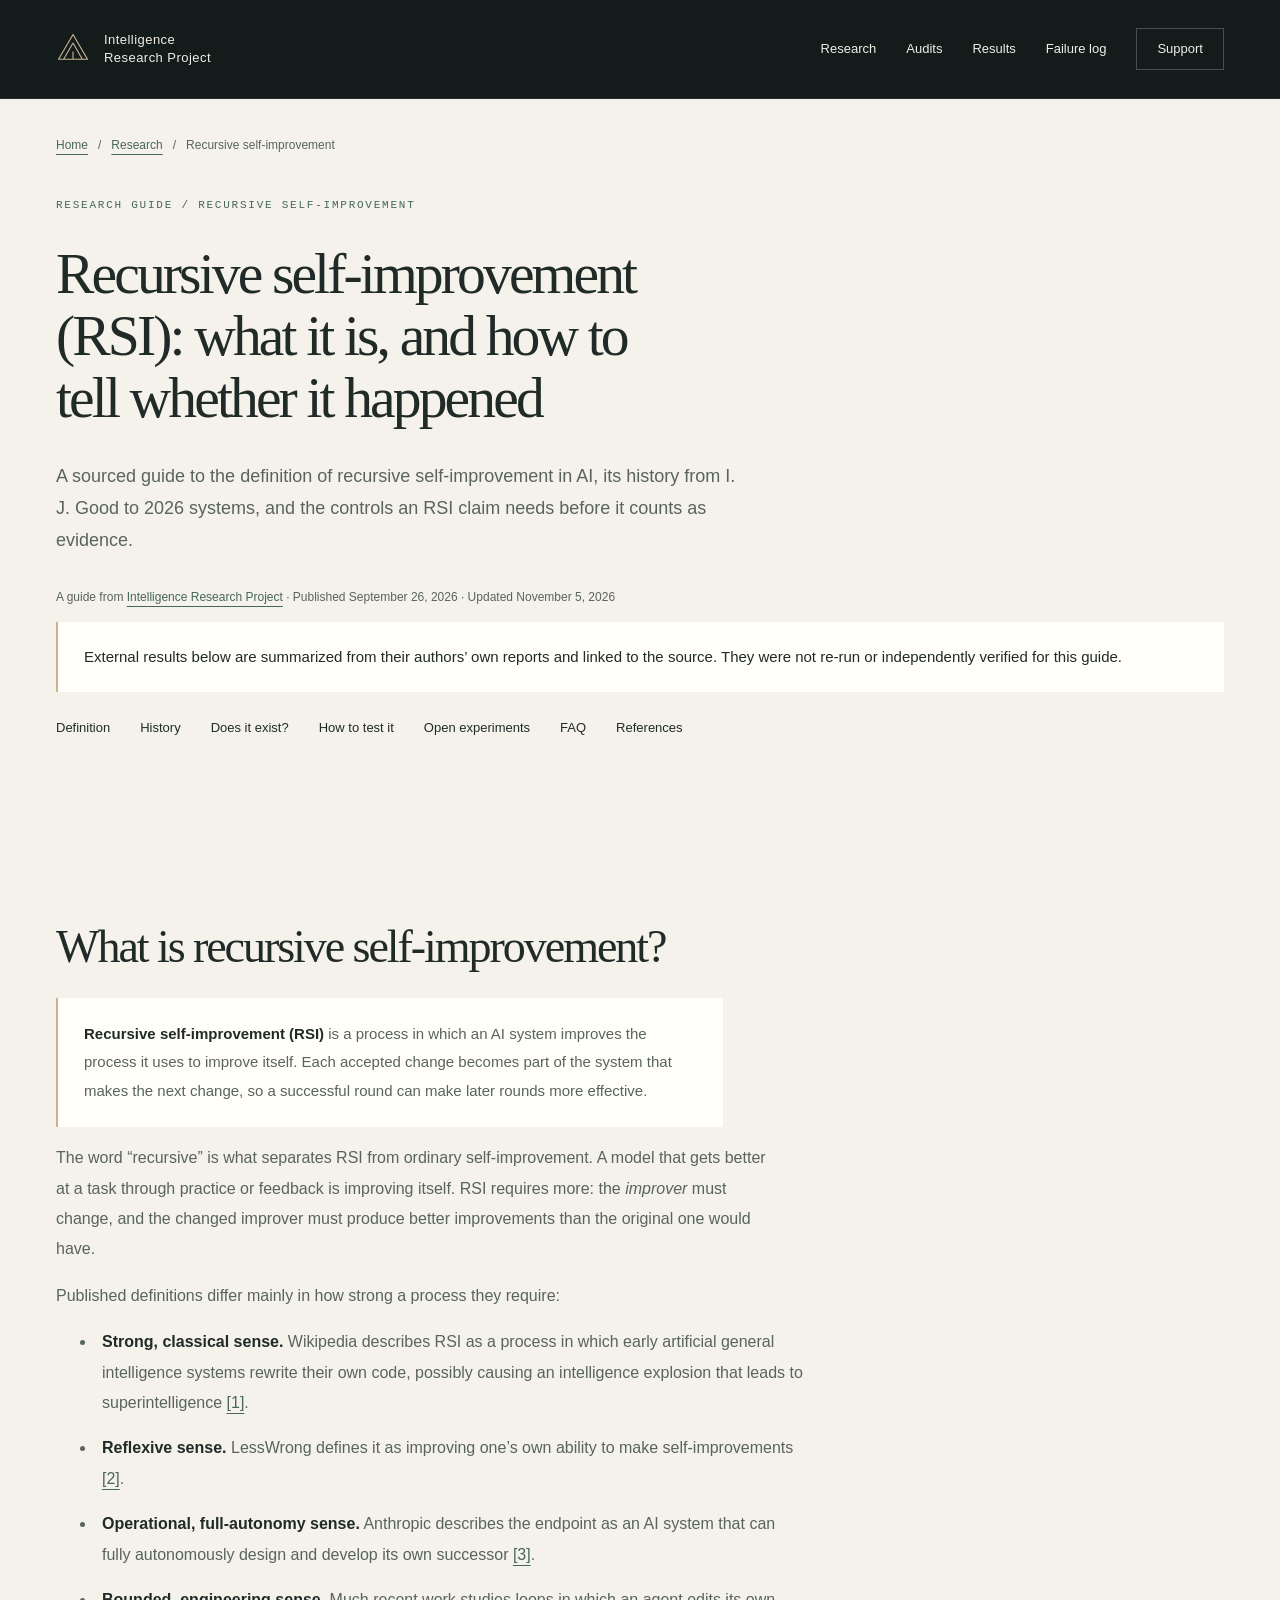
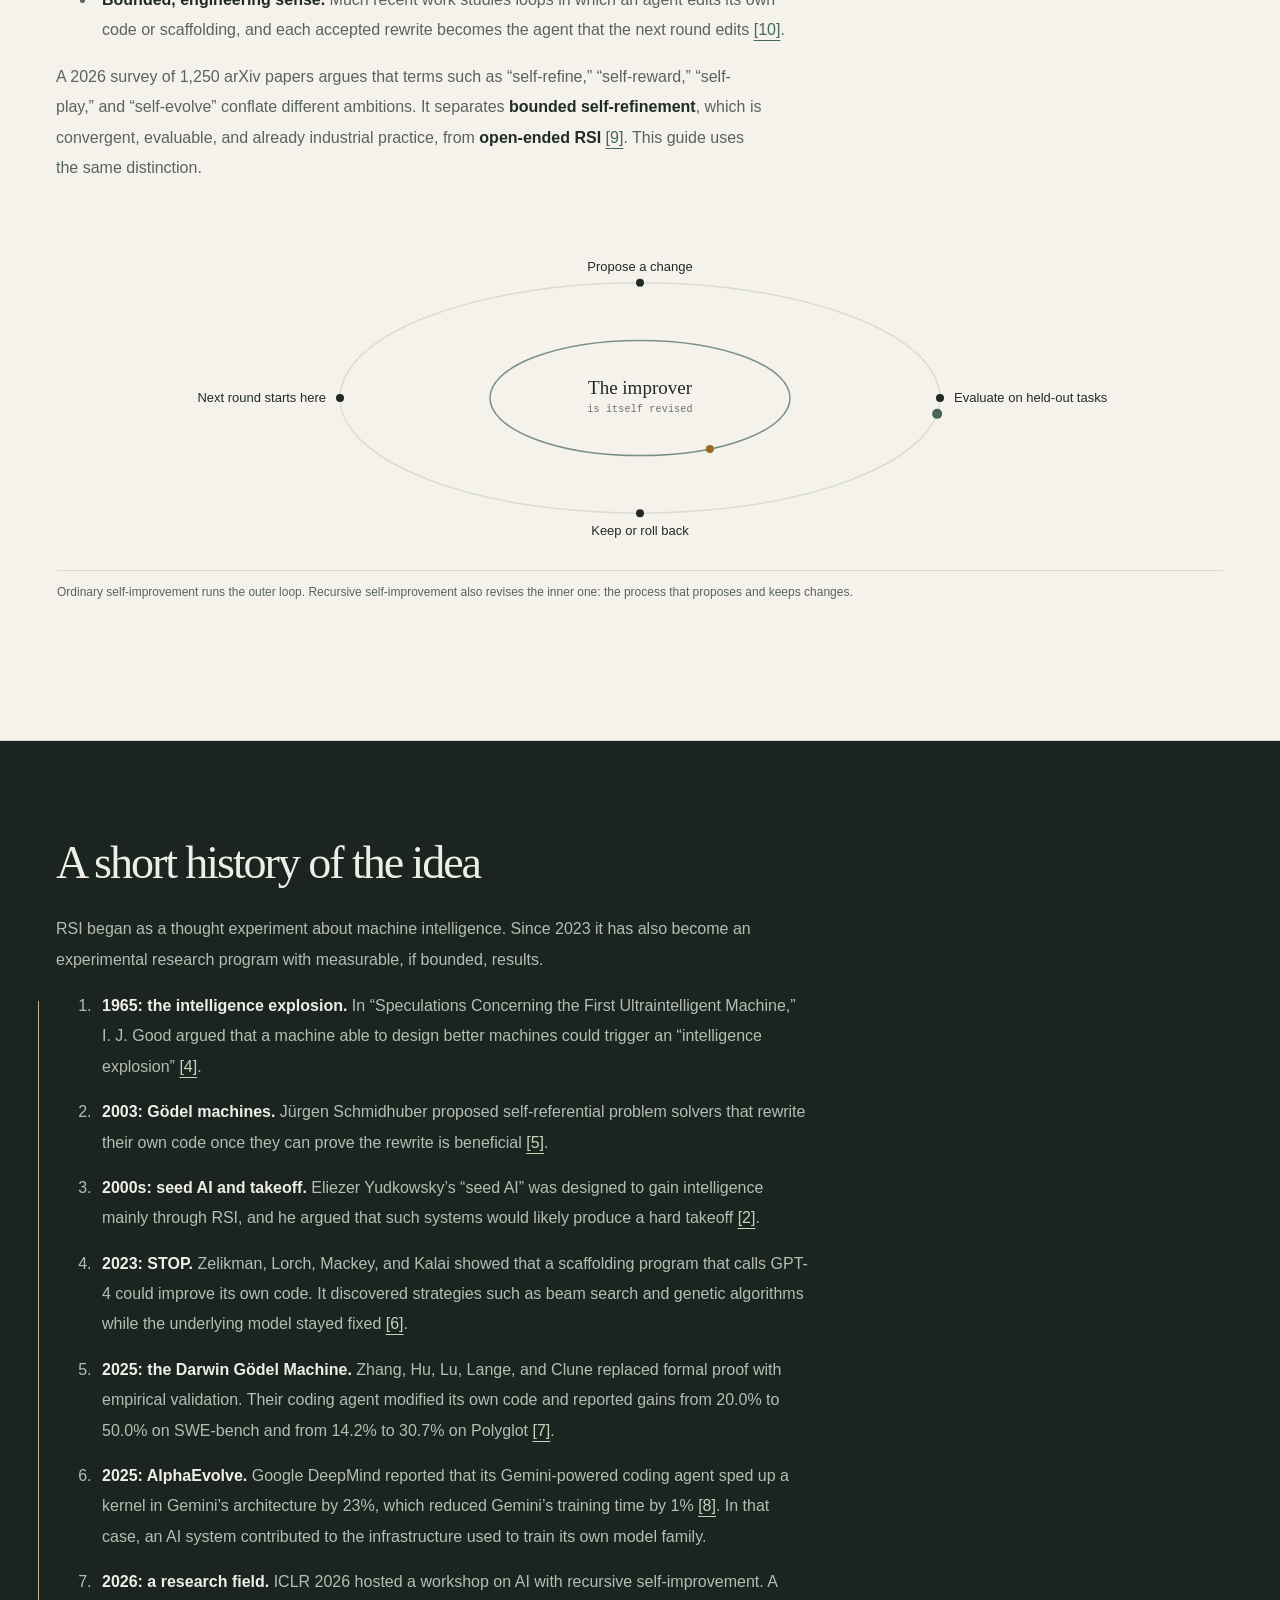
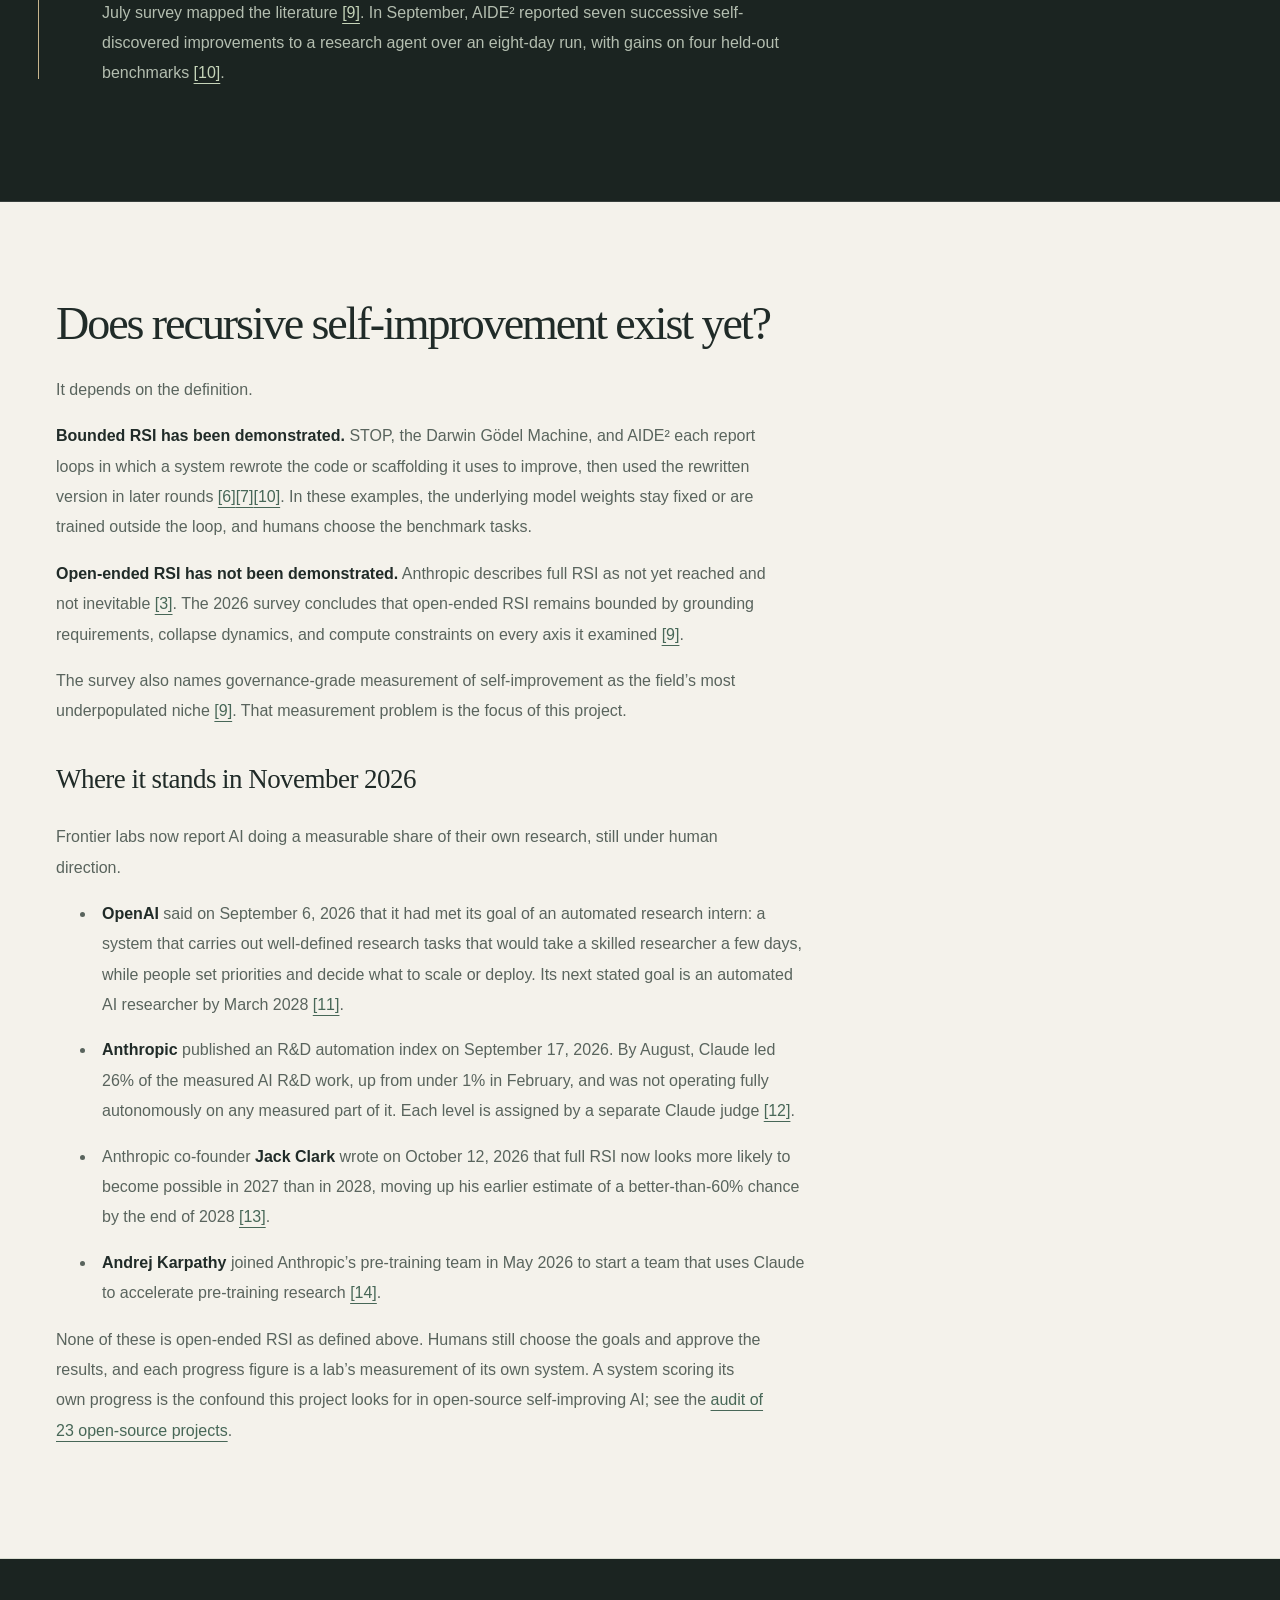
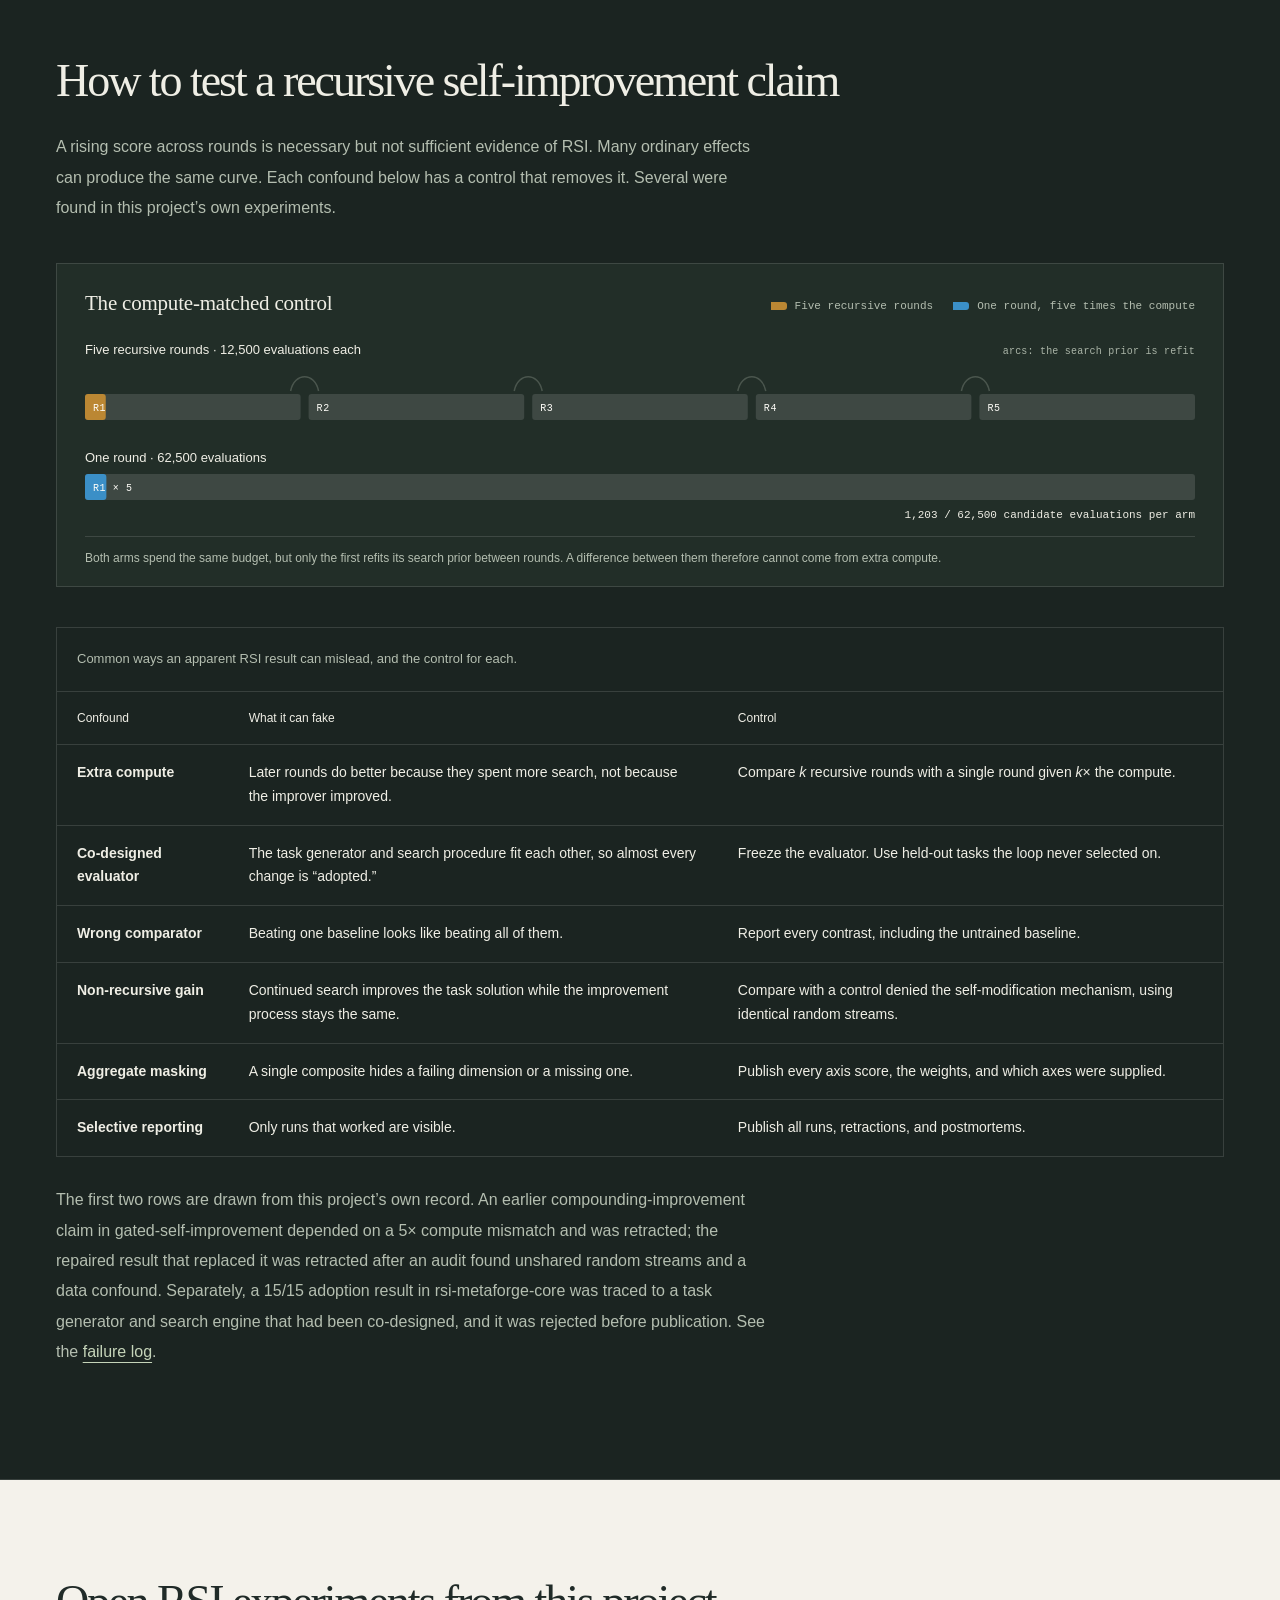
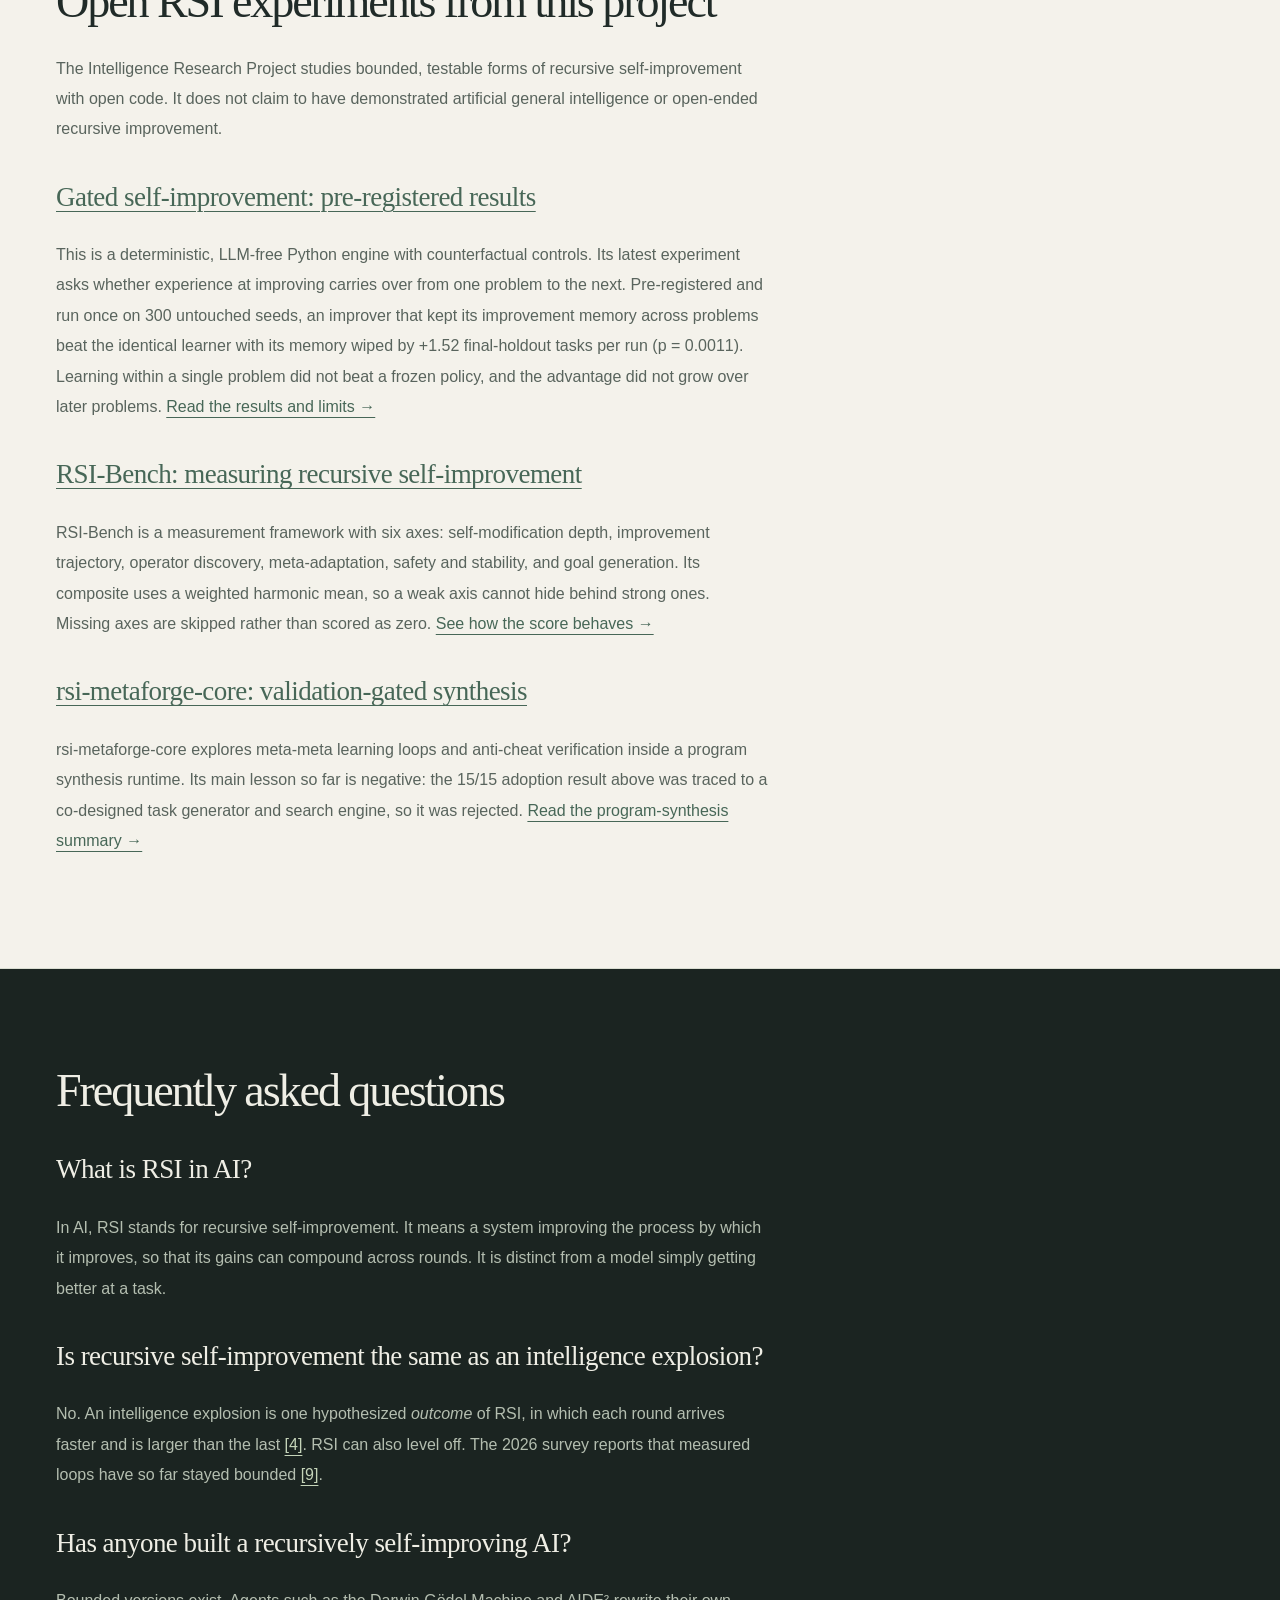
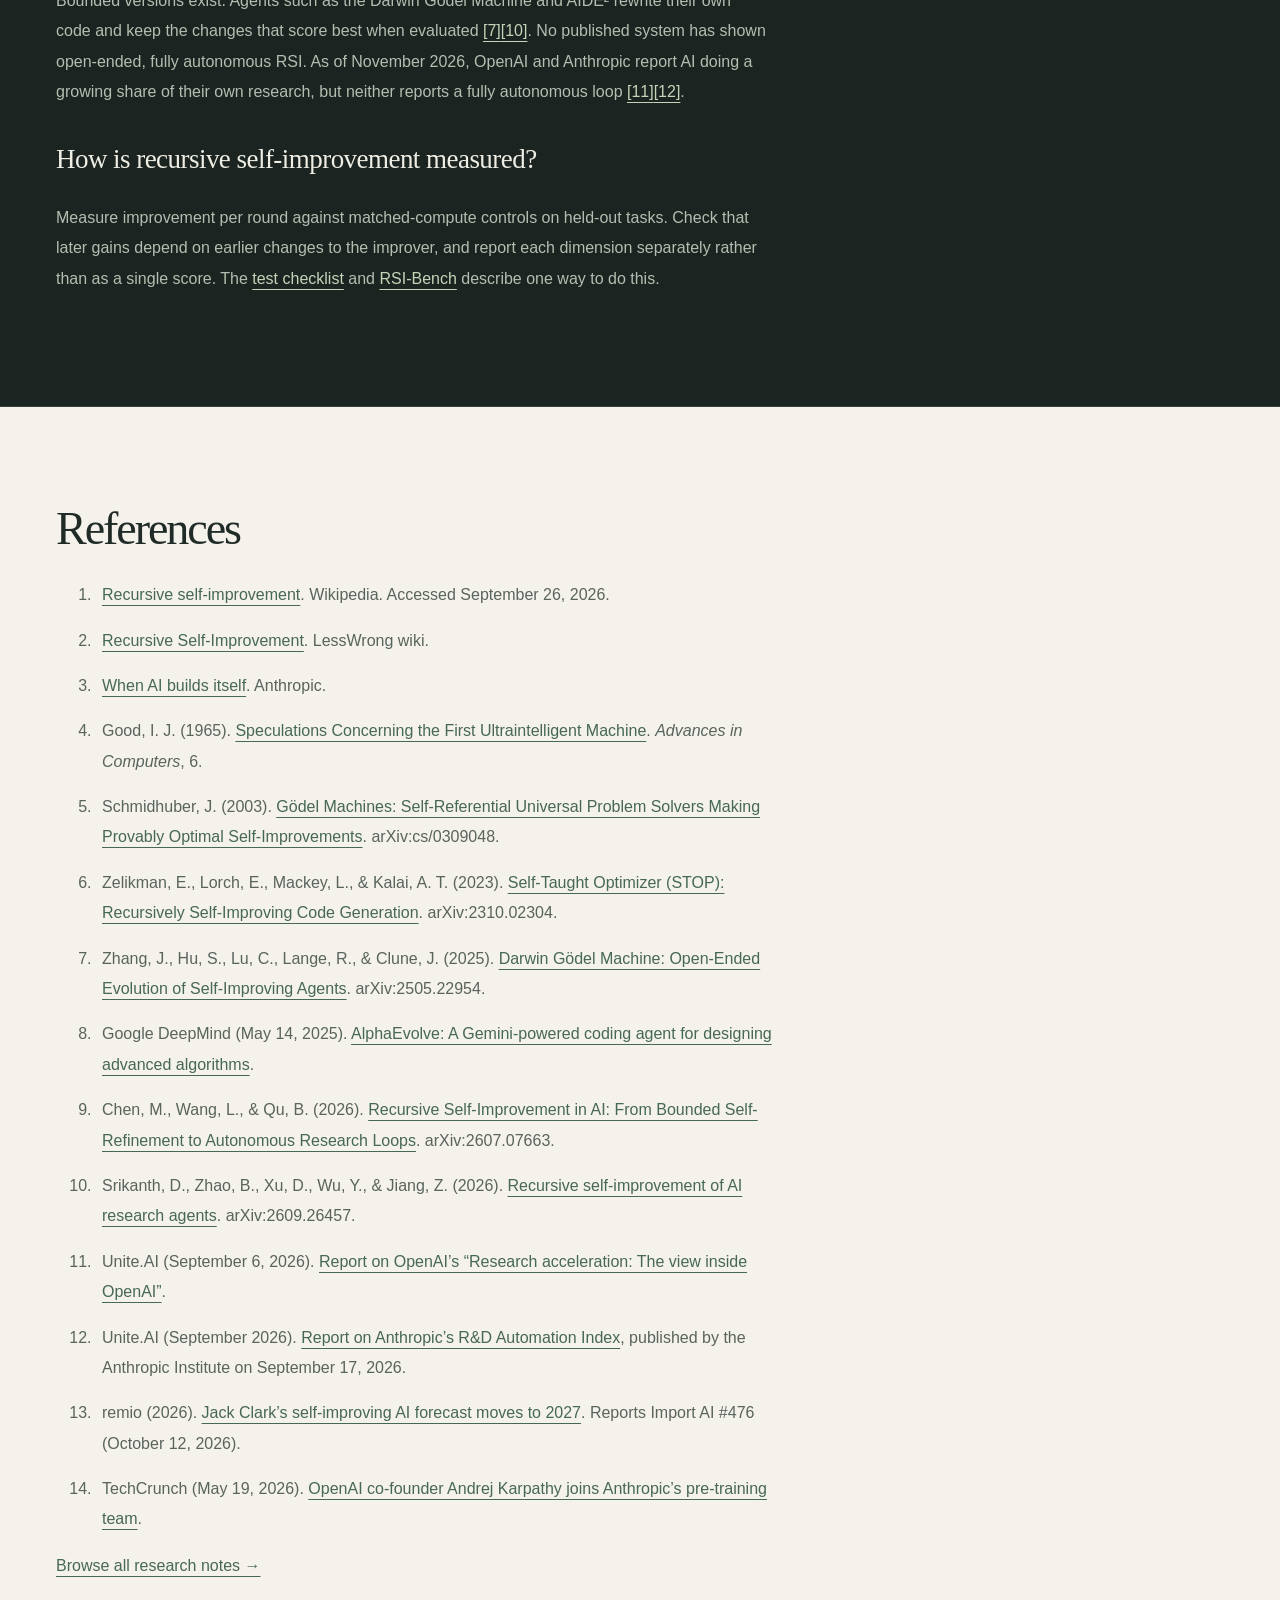
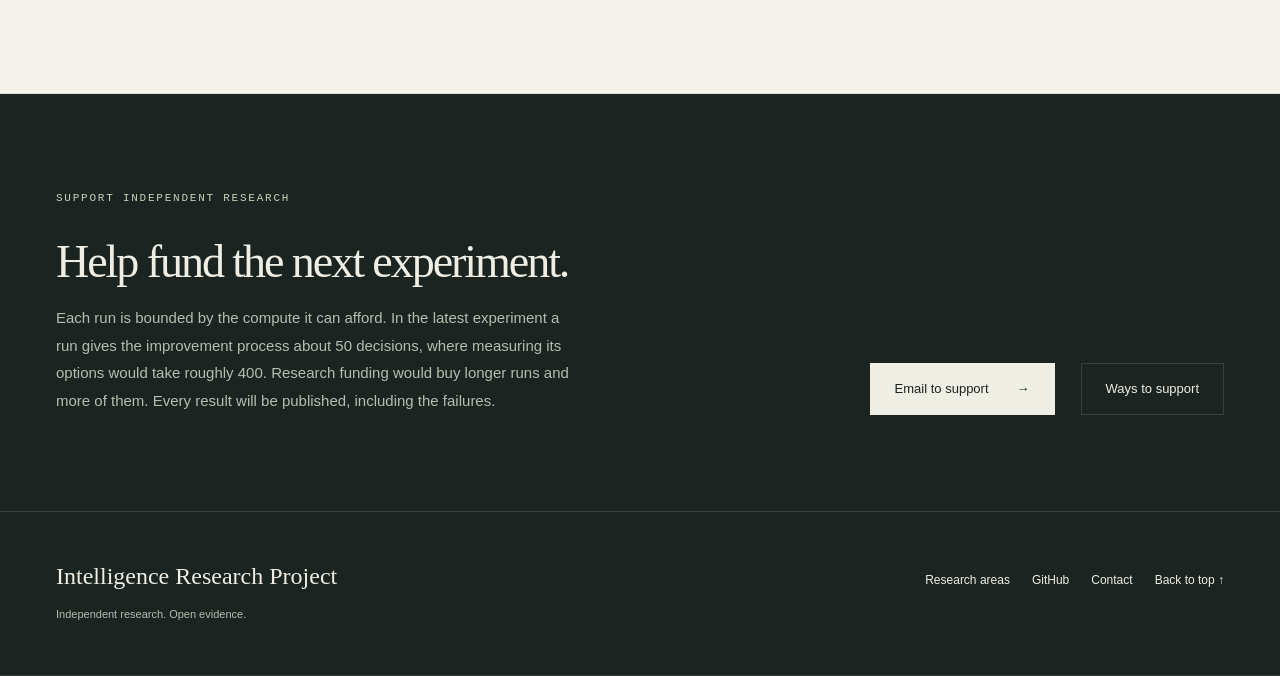
<file: research/recursive-self-improvement/index.html>
<!DOCTYPE html>
<html lang="en">
<head>
<meta charset="UTF-8">
<meta name="viewport" content="width=device-width, initial-scale=1.0">
<title>Recursive Self-Improvement (RSI) in AI: Definition, 2026 Status and How to Test It | Intelligence Research Project</title>
<meta name="description" content="What is recursive self-improvement (RSI) in AI? A plain definition, where RSI stands in November 2026 at OpenAI and Anthropic, a sourced history from I. J. Good, and a checklist for testing an RSI claim.">
<meta name="author" content="Intelligence Research Project">
<meta name="robots" content="index, follow, max-image-preview:large">
<link rel="canonical" href="https://sunghunkwag.github.io/research/recursive-self-improvement/">
<meta name="google-site-verification" content="VLRR7e_mlywf18lUX8r34llUfazIfXLyenjHkKhW1Kw">
<meta property="og:type" content="article">
<meta property="og:site_name" content="Intelligence Research Project">
<meta property="og:title" content="Recursive Self-Improvement (RSI) in AI: Definition, 2026 Status and How to Test It | Intelligence Research Project">
<meta property="og:description" content="What is recursive self-improvement (RSI) in AI? A plain definition, where RSI stands in November 2026 at OpenAI and Anthropic, a sourced history from I. J. Good, and a checklist for testing an RSI claim.">
<meta property="og:url" content="https://sunghunkwag.github.io/research/recursive-self-improvement/">
<meta name="twitter:card" content="summary">
<meta name="twitter:title" content="Recursive Self-Improvement (RSI) in AI: Definition, 2026 Status and How to Test It | Intelligence Research Project">
<meta name="twitter:description" content="What is recursive self-improvement (RSI) in AI? A plain definition, where RSI stands in November 2026 at OpenAI and Anthropic, a sourced history from I. J. Good, and a checklist for testing an RSI claim.">
<meta name="theme-color" content="#141b1b">
<link rel="icon" href="/assets/favicon.svg" type="image/svg+xml">
<link rel="stylesheet" href="/assets/site.css?v=20261105-audits">
<script type="application/ld+json">{
  "@context": "https://schema.org",
  "@graph": [
    {
      "@type": "ResearchProject",
      "@id": "https://sunghunkwag.github.io/#project",
      "name": "Intelligence Research Project",
      "url": "https://sunghunkwag.github.io/",
      "sameAs": [
        "https://github.com/sunghunkwag"
      ],
      "description": "An independent, open-source AI research project studying recursive self-improvement, how to measure it, and validation-gated program synthesis.",
      "knowsAbout": [
        "Artificial intelligence research",
        "Recursive self-improvement",
        "Counterfactual evaluation",
        "Program synthesis",
        "AI evaluation"
      ]
    },
    {
      "@type": "WebSite",
      "@id": "https://sunghunkwag.github.io/#website",
      "url": "https://sunghunkwag.github.io/",
      "name": "Intelligence Research Project",
      "inLanguage": "en",
      "publisher": {
        "@id": "https://sunghunkwag.github.io/#project"
      },
      "author": {
        "@id": "https://sunghunkwag.github.io/#project"
      }
    },
    {
      "@type": "WebPage",
      "@id": "https://sunghunkwag.github.io/research/recursive-self-improvement/#webpage",
      "url": "https://sunghunkwag.github.io/research/recursive-self-improvement/",
      "name": "Recursive Self-Improvement (RSI) in AI: Definition, 2026 Status and How to Test It | Intelligence Research Project",
      "description": "What is recursive self-improvement (RSI) in AI? A plain definition, where RSI stands in November 2026 at OpenAI and Anthropic, a sourced history from I. J. Good, and a checklist for testing an RSI claim.",
      "inLanguage": "en",
      "isPartOf": {
        "@id": "https://sunghunkwag.github.io/#website"
      },
      "mainEntity": {
        "@id": "https://sunghunkwag.github.io/research/recursive-self-improvement/#article"
      },
      "breadcrumb": {
        "@id": "https://sunghunkwag.github.io/research/recursive-self-improvement/#breadcrumbs"
      }
    },
    {
      "@type": "Article",
      "@id": "https://sunghunkwag.github.io/research/recursive-self-improvement/#article",
      "headline": "Recursive self-improvement (RSI): what it is, and how to tell whether it happened",
      "description": "What is recursive self-improvement (RSI) in AI? A plain definition, where RSI stands in November 2026 at OpenAI and Anthropic, a sourced history from I. J. Good, and a checklist for testing an RSI claim.",
      "datePublished": "2026-09-26",
      "dateModified": "2026-11-05",
      "inLanguage": "en",
      "author": {
        "@id": "https://sunghunkwag.github.io/#project"
      },
      "mainEntityOfPage": {
        "@id": "https://sunghunkwag.github.io/research/recursive-self-improvement/#webpage"
      },
      "about": {
        "@id": "https://sunghunkwag.github.io/research/recursive-self-improvement/#term"
      },
      "citation": [
        "https://en.wikipedia.org/wiki/Recursive_self-improvement",
        "https://www.lesswrong.com/w/recursive-self-improvement",
        "https://www.anthropic.com/institute/recursive-self-improvement",
        "https://philpapers.org/rec/GOOSCT",
        "https://arxiv.org/abs/cs/0309048",
        "https://arxiv.org/abs/2310.02304",
        "https://arxiv.org/abs/2505.22954",
        "https://deepmind.google/blog/alphaevolve-a-gemini-powered-coding-agent-for-designing-advanced-algorithms/",
        "https://arxiv.org/abs/2607.07663",
        "https://arxiv.org/abs/2609.26457",
        "https://unite.ai/openai-hits-goal-of-building-an-automated-research-intern",
        "https://unite.ai/anthropic-says-claude-leads-26-of-its-ai-research-and-development",
        "https://www.remio.ai/post/jack-clarks-self-improving-ai-forecast-moves-to-2027",
        "https://techcrunch.com/2026/05/19/openai-co-founder-andrej-karpathy-joins-anthropics-pre-training-team/"
      ]
    },
    {
      "@type": "DefinedTerm",
      "@id": "https://sunghunkwag.github.io/research/recursive-self-improvement/#term",
      "name": "Recursive self-improvement",
      "alternateName": "RSI",
      "description": "A process in which an AI system improves the process it uses to improve itself, so that each accepted change can make later rounds of improvement more effective.",
      "url": "https://sunghunkwag.github.io/research/recursive-self-improvement/#definition"
    },
    {
      "@type": "BreadcrumbList",
      "@id": "https://sunghunkwag.github.io/research/recursive-self-improvement/#breadcrumbs",
      "itemListElement": [
        {
          "@type": "ListItem",
          "position": 1,
          "name": "Home",
          "item": "https://sunghunkwag.github.io/"
        },
        {
          "@type": "ListItem",
          "position": 2,
          "name": "Research",
          "item": "https://sunghunkwag.github.io/research/"
        },
        {
          "@type": "ListItem",
          "position": 3,
          "name": "Recursive self-improvement",
          "item": "https://sunghunkwag.github.io/research/recursive-self-improvement/"
        }
      ]
    }
  ]
}</script>
<script src="/assets/motion.js?v=20260926-motion" defer></script>
<script src="/assets/charts.js?v=20260927-gated" defer></script>
</head>
<body id="top">
<div class="reading-progress" aria-hidden="true"></div><a class="skip-link" href="#main">Skip to content</a><div class="page"><nav class="topnav" aria-label="Main navigation">
    <div class="wrap topnav-inner">
      <a class="topnav-mark" href="/"><svg class="brand-symbol" width="34" height="34" viewBox="0 0 40 40" aria-hidden="true"><path d="M20 3 37 32H3Z M20 13 31 32 M20 13 9 32 M20 23v9" fill="none" stroke="currentColor" stroke-width="1.3"/></svg><span>Intelligence<br>Research Project</span></a>
      <div class="nav-links">
        <a href="/research/">Research</a>
        <a href="/research/self-improvement-audits/">Audits</a>
        <a href="/#results">Results</a>
        <a href="/#failures">Failure log</a>
        <a href="/#support">Support</a>
      </div>
    </div>
  </nav>
<main id="main" tabindex="-1"><article><header class="hero-beat wrap article-header"><nav class="breadcrumbs" aria-label="Breadcrumb"><a href="/">Home</a><span aria-hidden="true">/</span><a href="/research/">Research</a><span aria-hidden="true">/</span><span aria-current="page">Recursive self-improvement</span></nav><p class="eyebrow">Research guide / Recursive self-improvement</p><h1>Recursive self-improvement (RSI): what it is, and how to tell whether it happened</h1><p class="sub">A sourced guide to the definition of recursive self-improvement in AI, its history from I. J. Good to 2026 systems, and the controls an RSI claim needs before it counts as evidence.</p><p class="article-meta">A guide from <a href="/">Intelligence Research Project</a> · Published <time datetime="2026-09-26">September 26, 2026</time> · Updated <time datetime="2026-11-05">November 5, 2026</time></p><p class="note">External results below are summarized from their authors’ own reports and linked to the source. They were not re-run or independently verified for this guide.</p><div class="nav-links"><a href="#definition">Definition</a><a href="#history">History</a><a href="#status">Does it exist?</a><a href="#testing">How to test it</a><a href="#experiments">Open experiments</a><a href="#faq">FAQ</a><a href="#references">References</a></div></header>
<section class="band band-light research-section" id="definition"><div class="wrap"><h2>What is recursive self-improvement?</h2><p class="note"><strong>Recursive self-improvement (RSI)</strong> is a process in which an AI system improves the process it uses to improve itself. Each accepted change becomes part of the system that makes the next change, so a successful round can make later rounds more effective.</p><p>The word “recursive” is what separates RSI from ordinary self-improvement. A model that gets better at a task through practice or feedback is improving itself. RSI requires more: the <em>improver</em> must change, and the changed improver must produce better improvements than the original one would have.</p><p>Published definitions differ mainly in how strong a process they require:</p><ul><li><strong>Strong, classical sense.</strong> Wikipedia describes RSI as a process in which early artificial general intelligence systems rewrite their own code, possibly causing an intelligence explosion that leads to superintelligence <a href="#ref-wikipedia">[1]</a>.</li><li><strong>Reflexive sense.</strong> LessWrong defines it as improving one’s own ability to make self-improvements <a href="#ref-lesswrong">[2]</a>.</li><li><strong>Operational, full-autonomy sense.</strong> Anthropic describes the endpoint as an AI system that can fully autonomously design and develop its own successor <a href="#ref-anthropic">[3]</a>.</li><li><strong>Bounded, engineering sense.</strong> Much recent work studies loops in which an agent edits its own code or scaffolding, and each accepted rewrite becomes the agent that the next round edits <a href="#ref-aide2">[10]</a>.</li></ul><p>A 2026 survey of 1,250 arXiv papers argues that terms such as “self-refine,” “self-reward,” “self-play,” and “self-evolve” conflate different ambitions. It separates <strong>bounded self-refinement</strong>, which is convergent, evaluable, and already industrial practice, from <strong>open-ended RSI</strong> <a href="#ref-survey">[9]</a>. This guide uses the same distinction.</p><figure class="viz viz-light" data-viz="loop" hidden><div class="viz-plot"></div><figcaption>Ordinary self-improvement runs the outer loop. Recursive self-improvement also revises the inner one: the process that proposes and keeps changes.</figcaption></figure></div></section>
<section class="band band-dark research-section" id="history"><div class="wrap"><h2>A short history of the idea</h2><p>RSI began as a thought experiment about machine intelligence. Since 2023 it has also become an experimental research program with measurable, if bounded, results.</p><ol><li><strong>1965: the intelligence explosion.</strong> In “Speculations Concerning the First Ultraintelligent Machine,” I. J. Good argued that a machine able to design better machines could trigger an “intelligence explosion” <a href="#ref-good">[4]</a>.</li><li><strong>2003: Gödel machines.</strong> Jürgen Schmidhuber proposed self-referential problem solvers that rewrite their own code once they can prove the rewrite is beneficial <a href="#ref-godel">[5]</a>.</li><li><strong>2000s: seed AI and takeoff.</strong> Eliezer Yudkowsky’s “seed AI” was designed to gain intelligence mainly through RSI, and he argued that such systems would likely produce a hard takeoff <a href="#ref-lesswrong">[2]</a>.</li><li><strong>2023: STOP.</strong> Zelikman, Lorch, Mackey, and Kalai showed that a scaffolding program that calls GPT-4 could improve its own code. It discovered strategies such as beam search and genetic algorithms while the underlying model stayed fixed <a href="#ref-stop">[6]</a>.</li><li><strong>2025: the Darwin Gödel Machine.</strong> Zhang, Hu, Lu, Lange, and Clune replaced formal proof with empirical validation. Their coding agent modified its own code and reported gains from 20.0% to 50.0% on SWE-bench and from 14.2% to 30.7% on Polyglot <a href="#ref-dgm">[7]</a>.</li><li><strong>2025: AlphaEvolve.</strong> Google DeepMind reported that its Gemini-powered coding agent sped up a kernel in Gemini’s architecture by 23%, which reduced Gemini’s training time by 1% <a href="#ref-alphaevolve">[8]</a>. In that case, an AI system contributed to the infrastructure used to train its own model family.</li><li><strong>2026: a research field.</strong> ICLR 2026 hosted a workshop on AI with recursive self-improvement. A July survey mapped the literature <a href="#ref-survey">[9]</a>. In September, AIDE² reported seven successive self-discovered improvements to a research agent over an eight-day run, with gains on four held-out benchmarks <a href="#ref-aide2">[10]</a>.</li></ol></div></section>
<section class="band band-light research-section" id="status"><div class="wrap"><h2>Does recursive self-improvement exist yet?</h2><p>It depends on the definition.</p><p><strong>Bounded RSI has been demonstrated.</strong> STOP, the Darwin Gödel Machine, and AIDE² each report loops in which a system rewrote the code or scaffolding it uses to improve, then used the rewritten version in later rounds <a href="#ref-stop">[6]</a><a href="#ref-dgm">[7]</a><a href="#ref-aide2">[10]</a>. In these examples, the underlying model weights stay fixed or are trained outside the loop, and humans choose the benchmark tasks.</p><p><strong>Open-ended RSI has not been demonstrated.</strong> Anthropic describes full RSI as not yet reached and not inevitable <a href="#ref-anthropic">[3]</a>. The 2026 survey concludes that open-ended RSI remains bounded by grounding requirements, collapse dynamics, and compute constraints on every axis it examined <a href="#ref-survey">[9]</a>.</p><p>The survey also names governance-grade measurement of self-improvement as the field’s most underpopulated niche <a href="#ref-survey">[9]</a>. That measurement problem is the focus of this project.</p><h3>Where it stands in November 2026</h3><p>Frontier labs now report AI doing a measurable share of their own research, still under human direction.</p><ul><li><strong>OpenAI</strong> said on September 6, 2026 that it had met its goal of an automated research intern: a system that carries out well-defined research tasks that would take a skilled researcher a few days, while people set priorities and decide what to scale or deploy. Its next stated goal is an automated AI researcher by March 2028 <a href="#ref-openai-intern">[11]</a>.</li><li><strong>Anthropic</strong> published an R&amp;D automation index on September 17, 2026. By August, Claude led 26% of the measured AI R&amp;D work, up from under 1% in February, and was not operating fully autonomously on any measured part of it. Each level is assigned by a separate Claude judge <a href="#ref-anthropic-index">[12]</a>.</li><li>Anthropic co-founder <strong>Jack Clark</strong> wrote on October 12, 2026 that full RSI now looks more likely to become possible in 2027 than in 2028, moving up his earlier estimate of a better-than-60% chance by the end of 2028 <a href="#ref-clark">[13]</a>.</li><li><strong>Andrej Karpathy</strong> joined Anthropic&rsquo;s pre-training team in May 2026 to start a team that uses Claude to accelerate pre-training research <a href="#ref-karpathy">[14]</a>.</li></ul><p>None of these is open-ended RSI as defined above. Humans still choose the goals and approve the results, and each progress figure is a lab&rsquo;s measurement of its own system. A system scoring its own progress is the confound this project looks for in open-source self-improving AI; see the <a href="/research/self-improvement-audits/">audit of 23 open-source projects</a>.</p></div></section>
<section class="band band-dark research-section" id="testing"><div class="wrap"><h2>How to test a recursive self-improvement claim</h2><p>A rising score across rounds is necessary but not sufficient evidence of RSI. Many ordinary effects can produce the same curve. Each confound below has a control that removes it. Several were found in this project’s own experiments.</p><figure class="viz" data-viz="compute" hidden><div class="viz-head"><p class="viz-title">The compute-matched control</p></div><div class="viz-plot"></div><figcaption>Both arms spend the same budget, but only the first refits its search prior between rounds. A difference between them therefore cannot come from extra compute.</figcaption></figure><div class="table-scroll" role="region" aria-label="RSI confounds and controls; scroll horizontally" tabindex="0"><table><caption>Common ways an apparent RSI result can mislead, and the control for each.</caption><thead><tr><th scope="col">Confound</th><th scope="col">What it can fake</th><th scope="col">Control</th></tr></thead><tbody><tr><th scope="row">Extra compute</th><td>Later rounds do better because they spent more search, not because the improver improved.</td><td>Compare <em>k</em> recursive rounds with a single round given <em>k</em>× the compute.</td></tr><tr><th scope="row">Co-designed evaluator</th><td>The task generator and search procedure fit each other, so almost every change is “adopted.”</td><td>Freeze the evaluator. Use held-out tasks the loop never selected on.</td></tr><tr><th scope="row">Wrong comparator</th><td>Beating one baseline looks like beating all of them.</td><td>Report every contrast, including the untrained baseline.</td></tr><tr><th scope="row">Non-recursive gain</th><td>Continued search improves the task solution while the improvement process stays the same.</td><td>Compare with a control denied the self-modification mechanism, using identical random streams.</td></tr><tr><th scope="row">Aggregate masking</th><td>A single composite hides a failing dimension or a missing one.</td><td>Publish every axis score, the weights, and which axes were supplied.</td></tr><tr><th scope="row">Selective reporting</th><td>Only runs that worked are visible.</td><td>Publish all runs, retractions, and postmortems.</td></tr></tbody></table></div><p>The first two rows are drawn from this project’s own record. An earlier compounding-improvement claim in gated-self-improvement depended on a 5× compute mismatch and was retracted; the repaired result that replaced it was retracted after an audit found unshared random streams and a data confound. Separately, a 15/15 adoption result in rsi-metaforge-core was traced to a task generator and search engine that had been co-designed, and it was rejected before publication. See the <a href="/#failures">failure log</a>.</p></div></section>
<section class="band band-light research-section" id="experiments"><div class="wrap"><h2>Open RSI experiments from this project</h2><p>The Intelligence Research Project studies bounded, testable forms of recursive self-improvement with open code. It does not claim to have demonstrated artificial general intelligence or open-ended recursive improvement.</p><h3><a href="/research/gated-self-improvement/">Gated self-improvement: pre-registered results</a></h3><p>This is a deterministic, LLM-free Python engine with counterfactual controls. Its latest experiment asks whether experience at improving carries over from one problem to the next. Pre-registered and run once on 300 untouched seeds, an improver that kept its improvement memory across problems beat the identical learner with its memory wiped by +1.52 final-holdout tasks per run (p = 0.0011). Learning within a single problem did not beat a frozen policy, and the advantage did not grow over later problems. <a href="/research/gated-self-improvement/#results">Read the results and limits →</a></p><h3><a href="/research/rsi-bench/">RSI-Bench: measuring recursive self-improvement</a></h3><p>RSI-Bench is a measurement framework with six axes: self-modification depth, improvement trajectory, operator discovery, meta-adaptation, safety and stability, and goal generation. Its composite uses a weighted harmonic mean, so a weak axis cannot hide behind strong ones. Missing axes are skipped rather than scored as zero. <a href="/research/rsi-bench/#scoring">See how the score behaves →</a></p><h3><a href="/research/#program-synthesis">rsi-metaforge-core: validation-gated synthesis</a></h3><p>rsi-metaforge-core explores meta-meta learning loops and anti-cheat verification inside a program synthesis runtime. Its main lesson so far is negative: the 15/15 adoption result above was traced to a co-designed task generator and search engine, so it was rejected. <a href="/research/#program-synthesis">Read the program-synthesis summary →</a></p></div></section>
<section class="band band-dark research-section" id="faq"><div class="wrap"><h2>Frequently asked questions</h2><h3>What is RSI in AI?</h3><p>In AI, RSI stands for recursive self-improvement. It means a system improving the process by which it improves, so that its gains can compound across rounds. It is distinct from a model simply getting better at a task.</p><h3>Is recursive self-improvement the same as an intelligence explosion?</h3><p>No. An intelligence explosion is one hypothesized <em>outcome</em> of RSI, in which each round arrives faster and is larger than the last <a href="#ref-good">[4]</a>. RSI can also level off. The 2026 survey reports that measured loops have so far stayed bounded <a href="#ref-survey">[9]</a>.</p><h3>Has anyone built a recursively self-improving AI?</h3><p>Bounded versions exist. Agents such as the Darwin Gödel Machine and AIDE² rewrite their own code and keep the changes that score best when evaluated <a href="#ref-dgm">[7]</a><a href="#ref-aide2">[10]</a>. No published system has shown open-ended, fully autonomous RSI. As of November 2026, OpenAI and Anthropic report AI doing a growing share of their own research, but neither reports a fully autonomous loop <a href="#ref-openai-intern">[11]</a><a href="#ref-anthropic-index">[12]</a>.</p><h3>How is recursive self-improvement measured?</h3><p>Measure improvement per round against matched-compute controls on held-out tasks. Check that later gains depend on earlier changes to the improver, and report each dimension separately rather than as a single score. The <a href="#testing">test checklist</a> and <a href="/research/rsi-bench/">RSI-Bench</a> describe one way to do this.</p></div></section>
<section class="band band-light research-section" id="references"><div class="wrap"><h2>References</h2><ol><li id="ref-wikipedia"><a href="https://en.wikipedia.org/wiki/Recursive_self-improvement">Recursive self-improvement</a>. Wikipedia. Accessed September 26, 2026.</li><li id="ref-lesswrong"><a href="https://www.lesswrong.com/w/recursive-self-improvement">Recursive Self-Improvement</a>. LessWrong wiki.</li><li id="ref-anthropic"><a href="https://www.anthropic.com/institute/recursive-self-improvement">When AI builds itself</a>. Anthropic.</li><li id="ref-good">Good, I. J. (1965). <a href="https://philpapers.org/rec/GOOSCT">Speculations Concerning the First Ultraintelligent Machine</a>. <em>Advances in Computers</em>, 6.</li><li id="ref-godel">Schmidhuber, J. (2003). <a href="https://arxiv.org/abs/cs/0309048">Gödel Machines: Self-Referential Universal Problem Solvers Making Provably Optimal Self-Improvements</a>. arXiv:cs/0309048.</li><li id="ref-stop">Zelikman, E., Lorch, E., Mackey, L., &amp; Kalai, A. T. (2023). <a href="https://arxiv.org/abs/2310.02304">Self-Taught Optimizer (STOP): Recursively Self-Improving Code Generation</a>. arXiv:2310.02304.</li><li id="ref-dgm">Zhang, J., Hu, S., Lu, C., Lange, R., &amp; Clune, J. (2025). <a href="https://arxiv.org/abs/2505.22954">Darwin Gödel Machine: Open-Ended Evolution of Self-Improving Agents</a>. arXiv:2505.22954.</li><li id="ref-alphaevolve">Google DeepMind (May 14, 2025). <a href="https://deepmind.google/blog/alphaevolve-a-gemini-powered-coding-agent-for-designing-advanced-algorithms/">AlphaEvolve: A Gemini-powered coding agent for designing advanced algorithms</a>.</li><li id="ref-survey">Chen, M., Wang, L., &amp; Qu, B. (2026). <a href="https://arxiv.org/abs/2607.07663">Recursive Self-Improvement in AI: From Bounded Self-Refinement to Autonomous Research Loops</a>. arXiv:2607.07663.</li><li id="ref-aide2">Srikanth, D., Zhao, B., Xu, D., Wu, Y., &amp; Jiang, Z. (2026). <a href="https://arxiv.org/abs/2609.26457">Recursive self-improvement of AI research agents</a>. arXiv:2609.26457.</li><li id="ref-openai-intern">Unite.AI (September 6, 2026). <a href="https://unite.ai/openai-hits-goal-of-building-an-automated-research-intern">Report on OpenAI&rsquo;s &ldquo;Research acceleration: The view inside OpenAI&rdquo;</a>.</li><li id="ref-anthropic-index">Unite.AI (September 2026). <a href="https://unite.ai/anthropic-says-claude-leads-26-of-its-ai-research-and-development">Report on Anthropic&rsquo;s R&amp;D Automation Index</a>, published by the Anthropic Institute on September 17, 2026.</li><li id="ref-clark">remio (2026). <a href="https://www.remio.ai/post/jack-clarks-self-improving-ai-forecast-moves-to-2027">Jack Clark&rsquo;s self-improving AI forecast moves to 2027</a>. Reports Import AI #476 (October 12, 2026).</li><li id="ref-karpathy">TechCrunch (May 19, 2026). <a href="https://techcrunch.com/2026/05/19/openai-co-founder-andrej-karpathy-joins-anthropics-pre-training-team/">OpenAI co-founder Andrej Karpathy joins Anthropic&rsquo;s pre-training team</a>.</li></ol><p><a href="/research/#notes">Browse all research notes →</a></p></div></section></article></main><section class="band band-dark support-strip" aria-labelledby="support-strip-title"><div class="wrap support-strip-inner"><div><p class="eyebrow">Support independent research</p><h2 id="support-strip-title">Help fund the next experiment.</h2><p>Each run is bounded by the compute it can afford. In the latest experiment a run gives the improvement process about 50 decisions, where measuring its options would take roughly 400. Research funding would buy longer runs and more of them. Every result will be published, including the failures.</p></div><div class="hero-actions"><a class="btn btn-solid" href="mailto:sunghunkwag@gmail.com?subject=Supporting%20the%20Intelligence%20Research%20Project&amp;body=Hello%2C%0A%0AI%20read%20a%20research%20note%20and%20would%20like%20to%20support%20the%20project.%0A%0AWhat%20I%20would%20like%20to%20support%20%28research%20funding%2C%20a%20specific%20experiment%2C%20other%29%3A%0AApproximate%20amount%3A%0A%0AThank%20you.">Email to support <span aria-hidden="true">→</span></a><a class="btn btn-ghost" href="/#support">Ways to support</a></div></div></section><footer class="band band-dark"><div class="wrap footer-inner">
  <p>Intelligence Research Project<br><span class="footer-note">Independent research. Open evidence.</span></p>
  <div class="nav-links"><a href="/research/">Research areas</a><a href="https://github.com/sunghunkwag">GitHub</a><a href="mailto:sunghunkwag@gmail.com">Contact</a><a href="#top">Back to top ↑</a></div>
  </div></footer></div></body></html>
</file>
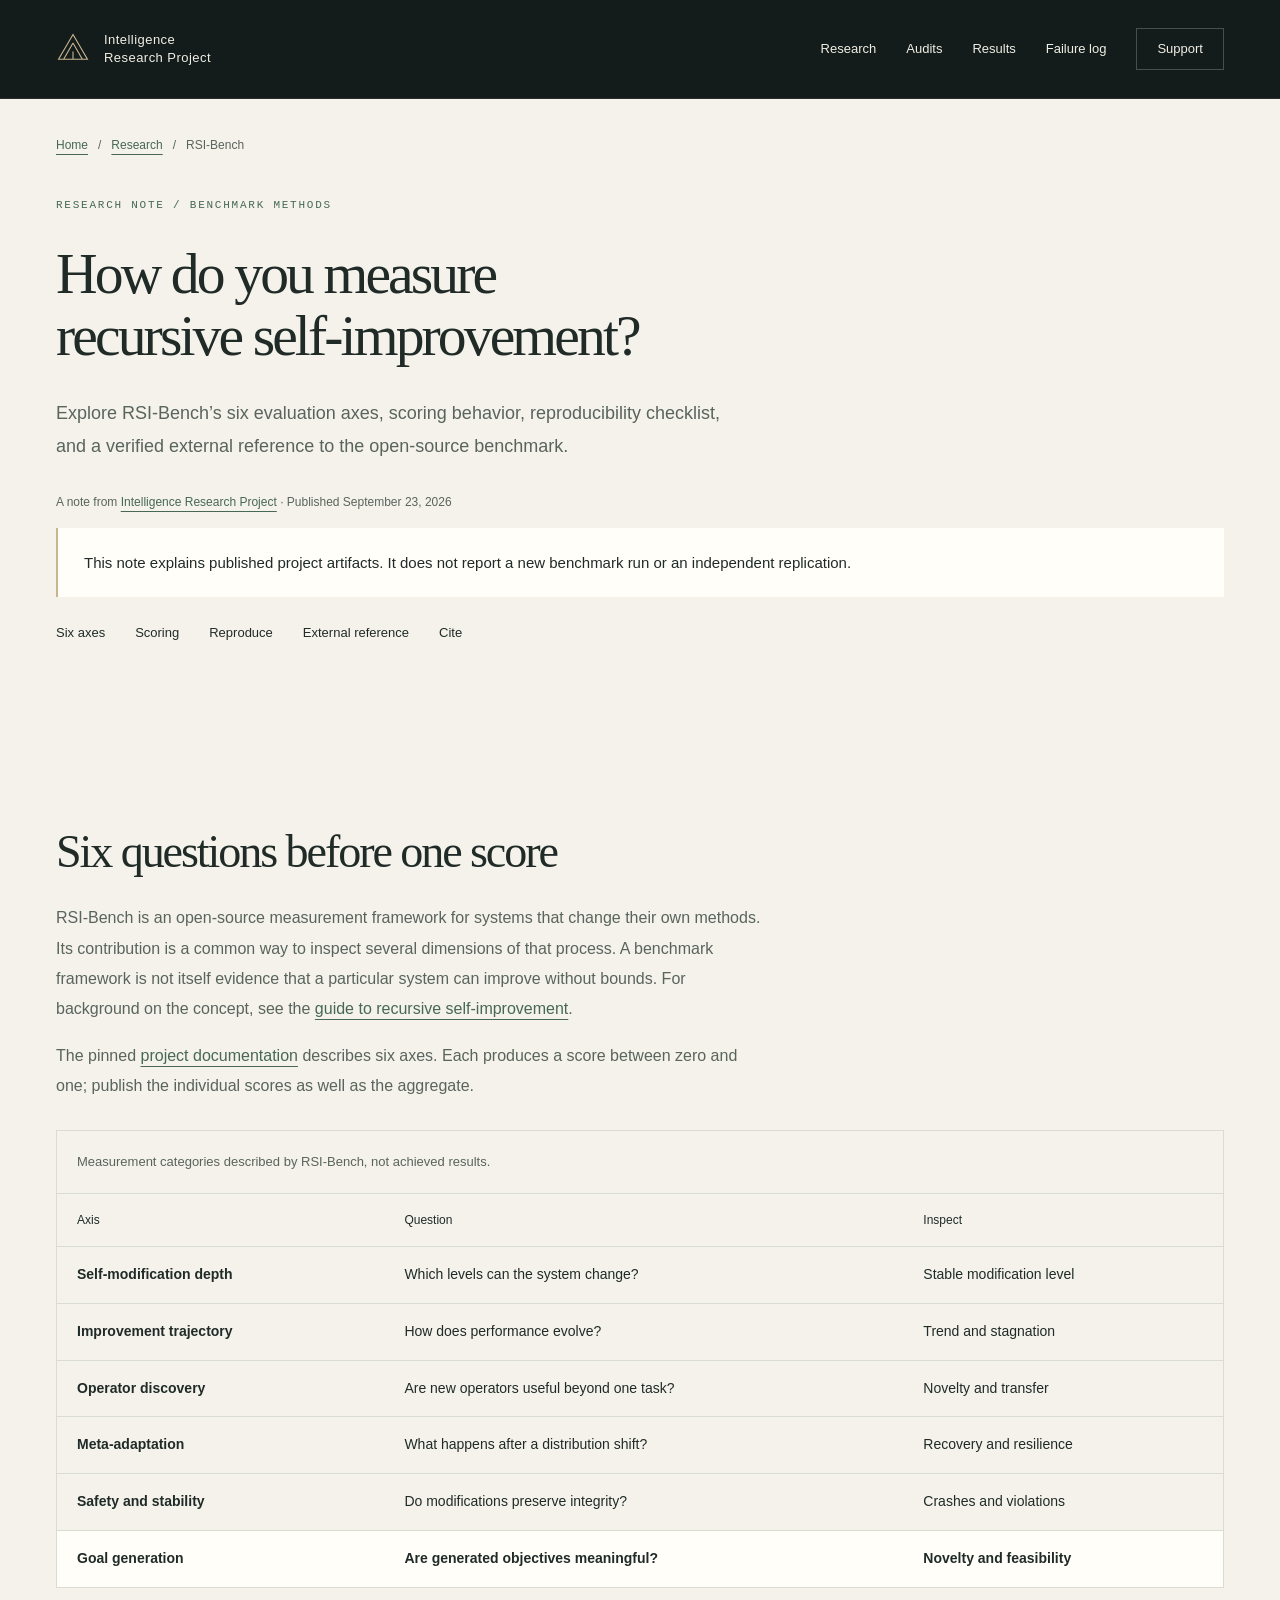
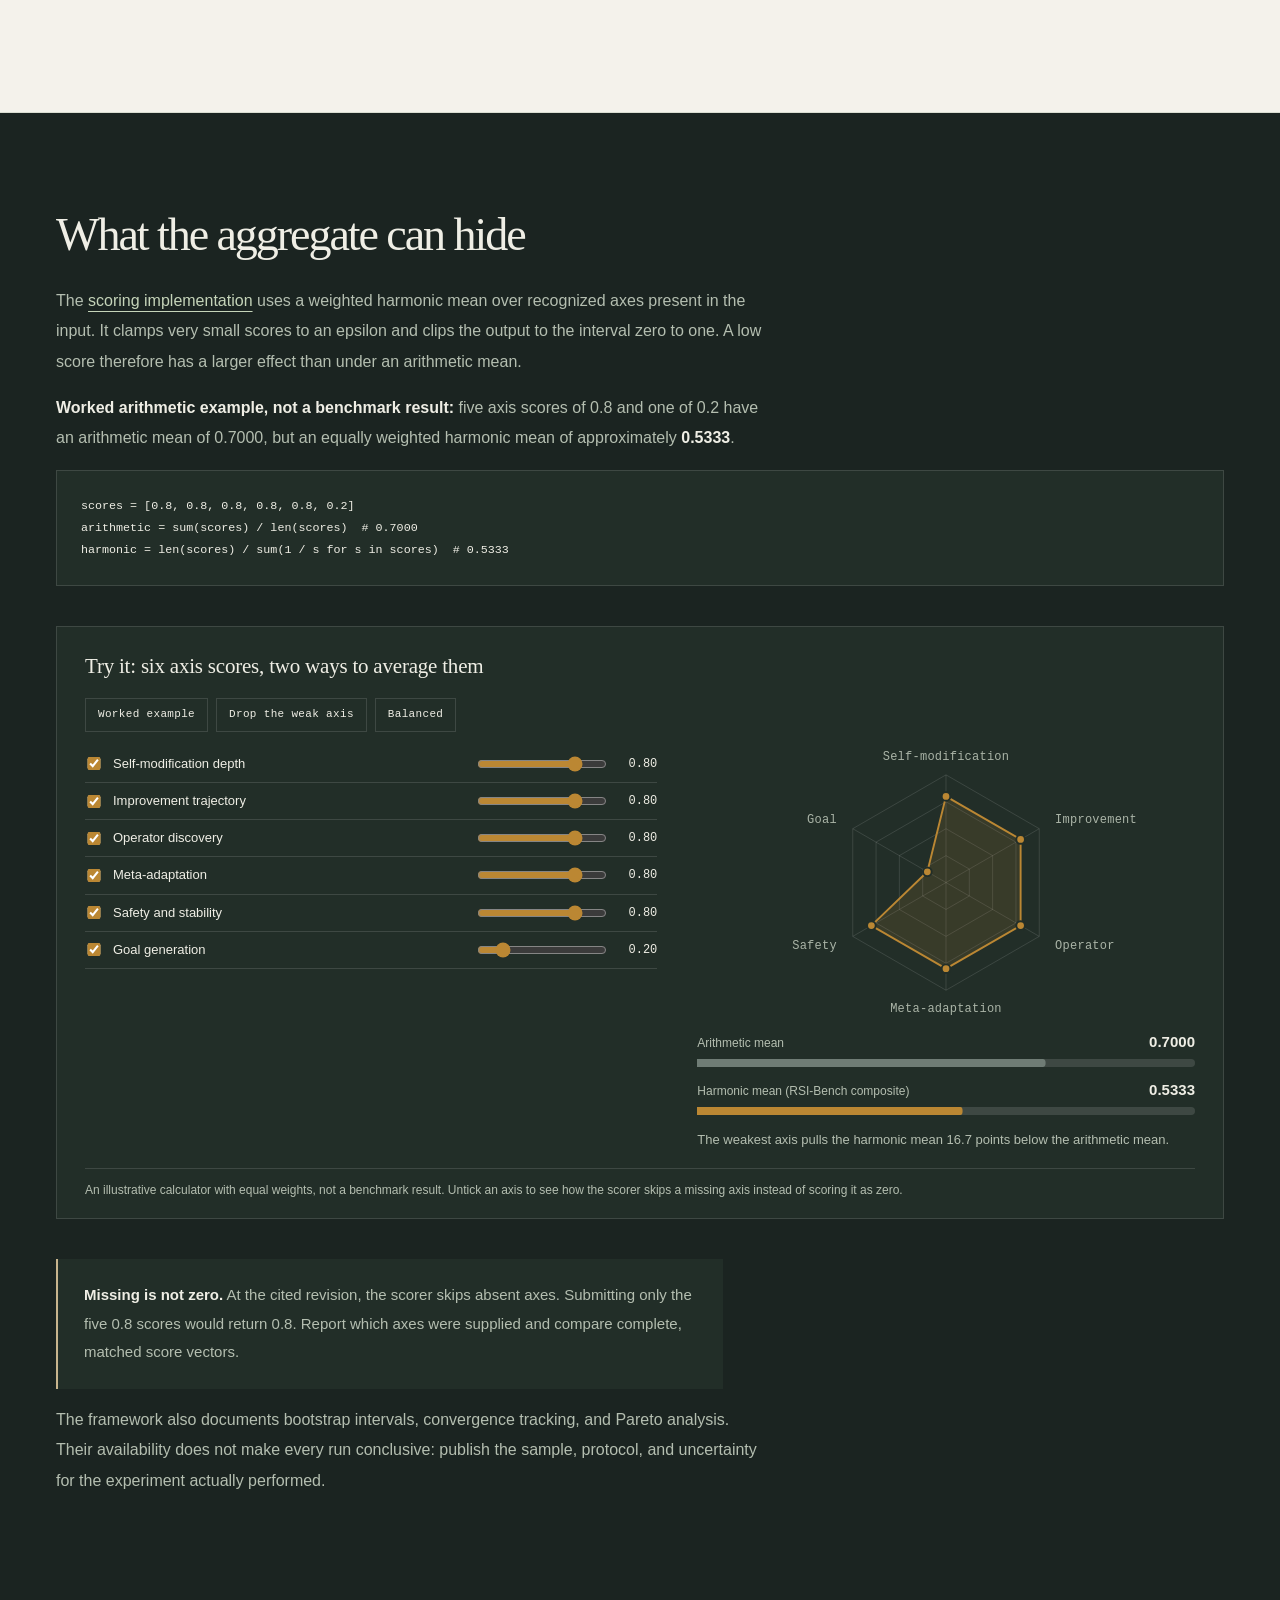
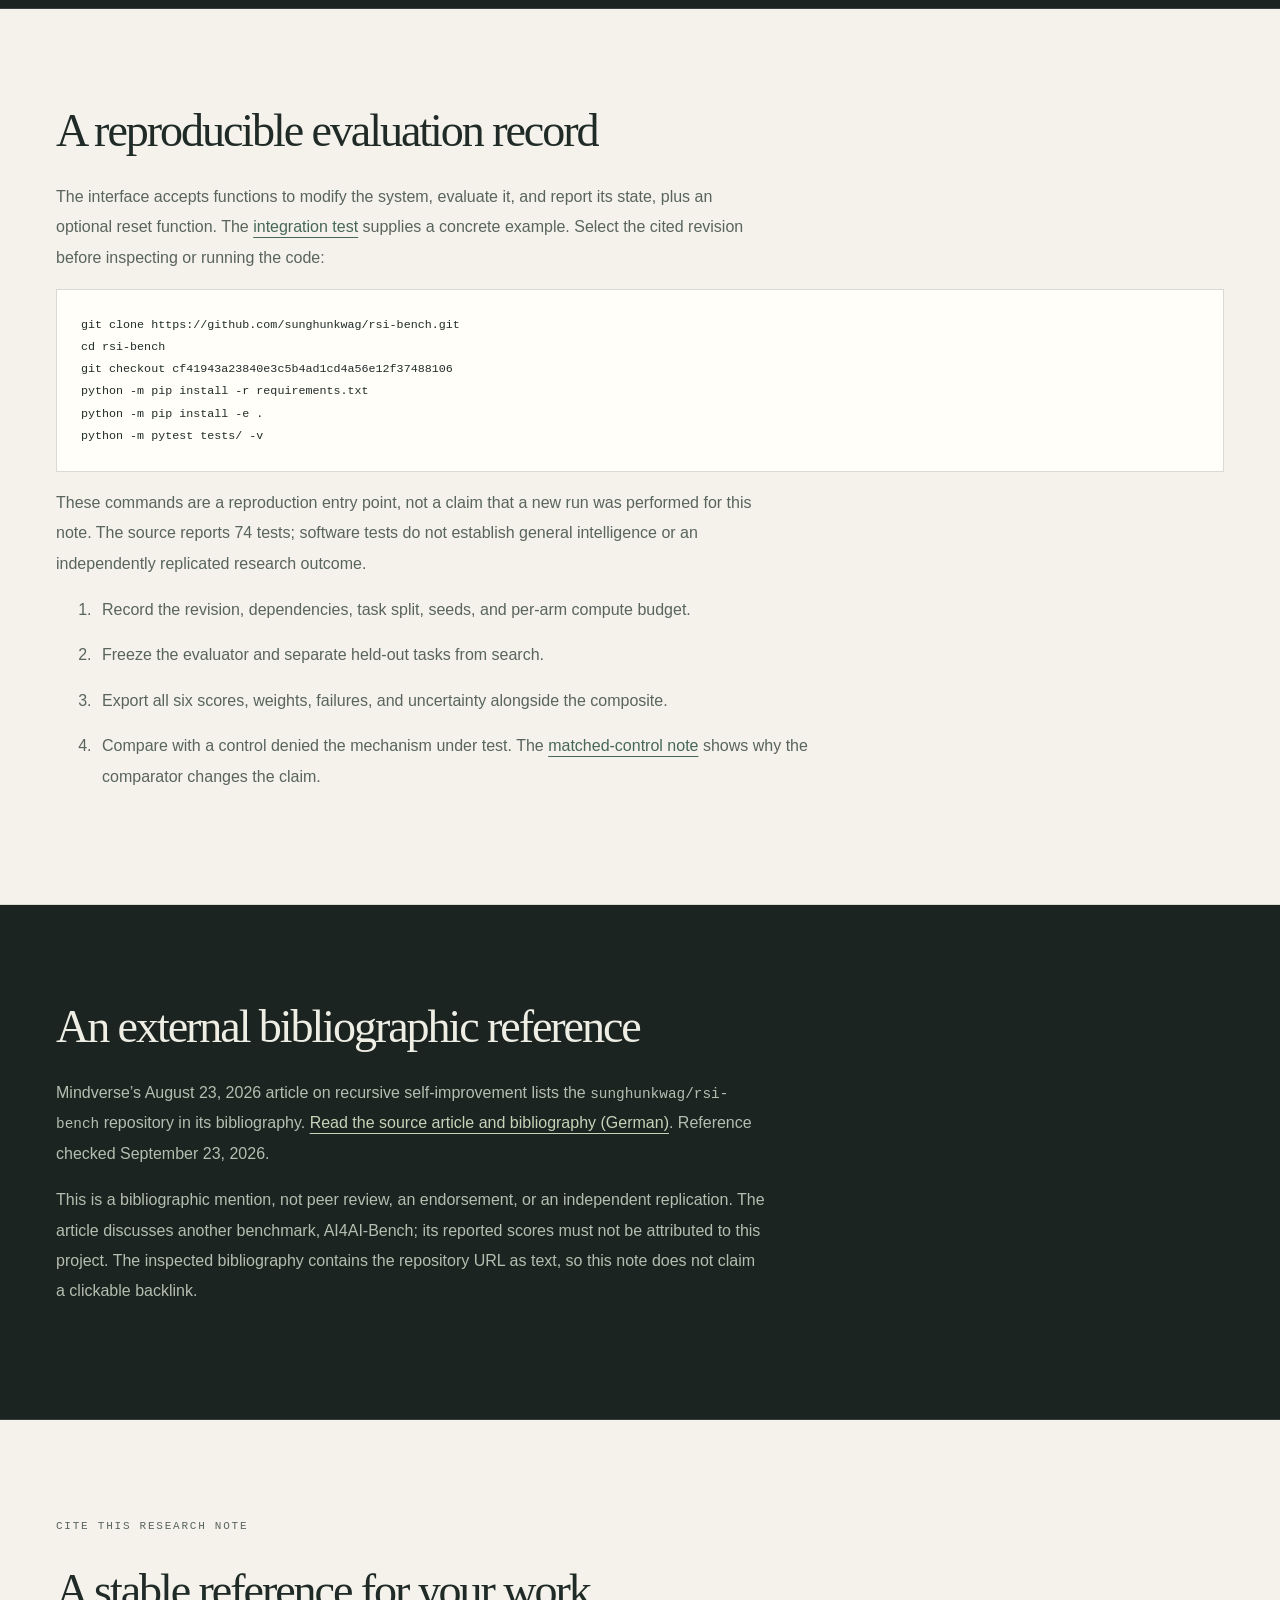
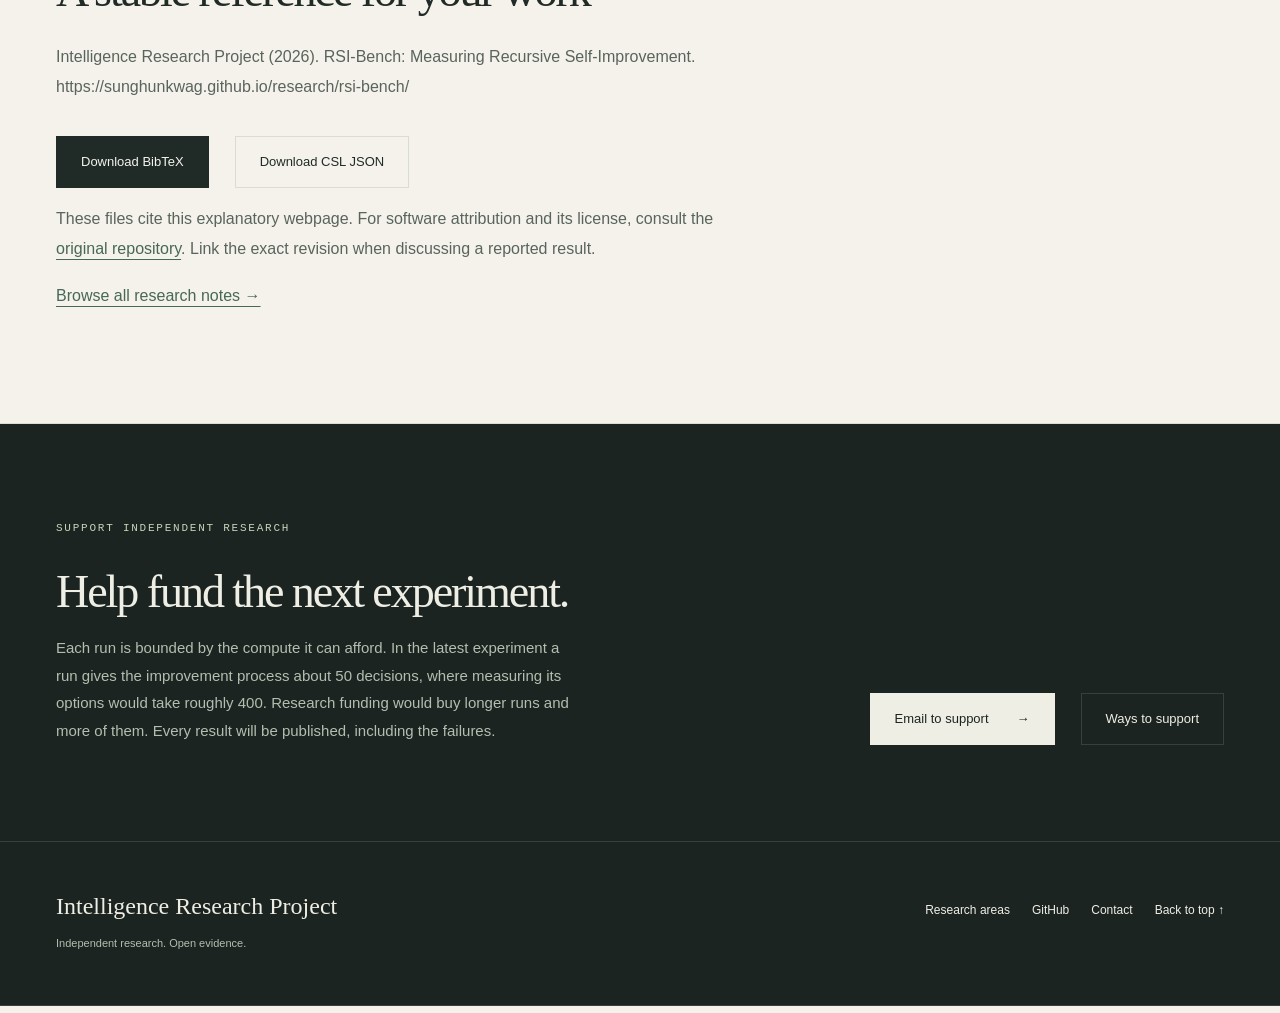
<file: research/rsi-bench/index.html>
<!DOCTYPE html>
<html lang="en">
<head>
<meta charset="UTF-8">
<meta name="viewport" content="width=device-width, initial-scale=1.0">
<title>RSI-Bench: Measuring Recursive Self-Improvement | Intelligence Research Project</title>
<meta name="description" content="Explore RSI-Bench’s six evaluation axes, scoring behavior, reproducibility checklist, and a verified external reference to the open-source benchmark.">
<meta name="author" content="Intelligence Research Project">
<meta name="robots" content="index, follow, max-image-preview:large">
<link rel="canonical" href="https://sunghunkwag.github.io/research/rsi-bench/">
<meta name="google-site-verification" content="VLRR7e_mlywf18lUX8r34llUfazIfXLyenjHkKhW1Kw">
<meta property="og:type" content="article">
<meta property="og:site_name" content="Intelligence Research Project">
<meta property="og:title" content="RSI-Bench: Measuring Recursive Self-Improvement | Intelligence Research Project">
<meta property="og:description" content="Explore RSI-Bench’s six evaluation axes, scoring behavior, reproducibility checklist, and a verified external reference to the open-source benchmark.">
<meta property="og:url" content="https://sunghunkwag.github.io/research/rsi-bench/">
<meta name="twitter:card" content="summary">
<meta name="twitter:title" content="RSI-Bench: Measuring Recursive Self-Improvement | Intelligence Research Project">
<meta name="twitter:description" content="Explore RSI-Bench’s six evaluation axes, scoring behavior, reproducibility checklist, and a verified external reference to the open-source benchmark.">
<meta name="theme-color" content="#141b1b">
<link rel="icon" href="/assets/favicon.svg" type="image/svg+xml">
<link rel="stylesheet" href="/assets/site.css?v=20261105-audits">
<script type="application/ld+json">{
  "@context": "https://schema.org",
  "@graph": [
    {
      "@type": "ResearchProject",
      "@id": "https://sunghunkwag.github.io/#project",
      "name": "Intelligence Research Project",
      "url": "https://sunghunkwag.github.io/",
      "sameAs": [
        "https://github.com/sunghunkwag"
      ],
      "description": "An independent, open-source AI research project studying recursive self-improvement, how to measure it, and validation-gated program synthesis.",
      "knowsAbout": [
        "Artificial intelligence research",
        "Recursive self-improvement",
        "Counterfactual evaluation",
        "Program synthesis",
        "AI evaluation"
      ]
    },
    {
      "@type": "WebSite",
      "@id": "https://sunghunkwag.github.io/#website",
      "url": "https://sunghunkwag.github.io/",
      "name": "Intelligence Research Project",
      "inLanguage": "en",
      "publisher": {
        "@id": "https://sunghunkwag.github.io/#project"
      },
      "author": {
        "@id": "https://sunghunkwag.github.io/#project"
      }
    },
    {
      "@type": "WebPage",
      "@id": "https://sunghunkwag.github.io/research/rsi-bench/#webpage",
      "url": "https://sunghunkwag.github.io/research/rsi-bench/",
      "name": "RSI-Bench: Measuring Recursive Self-Improvement | Intelligence Research Project",
      "description": "Explore RSI-Bench’s six evaluation axes, scoring behavior, reproducibility checklist, and a verified external reference to the open-source benchmark.",
      "inLanguage": "en",
      "isPartOf": {
        "@id": "https://sunghunkwag.github.io/#website"
      },
      "mainEntity": {
        "@id": "https://sunghunkwag.github.io/research/rsi-bench/#article"
      },
      "breadcrumb": {
        "@id": "https://sunghunkwag.github.io/research/rsi-bench/#breadcrumbs"
      }
    },
    {
      "@type": "Article",
      "@id": "https://sunghunkwag.github.io/research/rsi-bench/#article",
      "headline": "How do you measure recursive self-improvement?",
      "description": "Explore RSI-Bench’s six evaluation axes, scoring behavior, reproducibility checklist, and a verified external reference to the open-source benchmark.",
      "datePublished": "2026-09-23",
      "dateModified": "2026-09-23",
      "inLanguage": "en",
      "author": {
        "@id": "https://sunghunkwag.github.io/#project"
      },
      "mainEntityOfPage": {
        "@id": "https://sunghunkwag.github.io/research/rsi-bench/#webpage"
      },
      "isBasedOn": "https://github.com/sunghunkwag/rsi-bench/blob/cf41943a23840e3c5b4ad1cd4a56e12f37488106/README.md",
      "citation": [
        "https://github.com/sunghunkwag/rsi-bench/blob/cf41943a23840e3c5b4ad1cd4a56e12f37488106/README.md",
        "https://github.com/sunghunkwag/rsi-bench/blob/cf41943a23840e3c5b4ad1cd4a56e12f37488106/rsi_bench/scoring.py",
        "https://www.mind-verse.de/news/neue-erkenntnisse-rekursive-selbstverbesserung-ki-agenten"
      ]
    },
    {
      "@type": "BreadcrumbList",
      "@id": "https://sunghunkwag.github.io/research/rsi-bench/#breadcrumbs",
      "itemListElement": [
        {
          "@type": "ListItem",
          "position": 1,
          "name": "Home",
          "item": "https://sunghunkwag.github.io/"
        },
        {
          "@type": "ListItem",
          "position": 2,
          "name": "Research",
          "item": "https://sunghunkwag.github.io/research/"
        },
        {
          "@type": "ListItem",
          "position": 3,
          "name": "RSI-Bench",
          "item": "https://sunghunkwag.github.io/research/rsi-bench/"
        }
      ]
    }
  ]
}</script>
<script src="/assets/motion.js?v=20260926-motion" defer></script>
<script src="/assets/charts.js?v=20260927-gated" defer></script>
</head>
<body id="top">
<div class="reading-progress" aria-hidden="true"></div><a class="skip-link" href="#main">Skip to content</a><div class="page"><nav class="topnav" aria-label="Main navigation">
    <div class="wrap topnav-inner">
      <a class="topnav-mark" href="/"><svg class="brand-symbol" width="34" height="34" viewBox="0 0 40 40" aria-hidden="true"><path d="M20 3 37 32H3Z M20 13 31 32 M20 13 9 32 M20 23v9" fill="none" stroke="currentColor" stroke-width="1.3"/></svg><span>Intelligence<br>Research Project</span></a>
      <div class="nav-links">
        <a href="/research/">Research</a>
        <a href="/research/self-improvement-audits/">Audits</a>
        <a href="/#results">Results</a>
        <a href="/#failures">Failure log</a>
        <a href="/#support">Support</a>
      </div>
    </div>
  </nav>
<main id="main" tabindex="-1"><article><header class="hero-beat wrap article-header"><nav class="breadcrumbs" aria-label="Breadcrumb"><a href="/">Home</a><span aria-hidden="true">/</span><a href="/research/">Research</a><span aria-hidden="true">/</span><span aria-current="page">RSI-Bench</span></nav><p class="eyebrow">Research note / Benchmark methods</p><h1>How do you measure recursive self-improvement?</h1><p class="sub">Explore RSI-Bench’s six evaluation axes, scoring behavior, reproducibility checklist, and a verified external reference to the open-source benchmark.</p><p class="article-meta">A note from <a href="/">Intelligence Research Project</a> · Published <time datetime="2026-09-23">September 23, 2026</time></p><p class="note">This note explains published project artifacts. It does not report a new benchmark run or an independent replication.</p><div class="nav-links"><a href="#axes">Six axes</a><a href="#scoring">Scoring</a><a href="#reproduce">Reproduce</a><a href="#external-reference">External reference</a><a href="#cite">Cite</a></div></header><section class="band band-light research-section" id="axes"><div class="wrap"><h2>Six questions before one score</h2><p>RSI-Bench is an open-source measurement framework for systems that change their own methods. Its contribution is a common way to inspect several dimensions of that process. A benchmark framework is not itself evidence that a particular system can improve without bounds. For background on the concept, see the <a href="/research/recursive-self-improvement/">guide to recursive self-improvement</a>.</p><p>The pinned <a href="https://github.com/sunghunkwag/rsi-bench/blob/cf41943a23840e3c5b4ad1cd4a56e12f37488106/README.md">project documentation</a> describes six axes. Each produces a score between zero and one; publish the individual scores as well as the aggregate.</p><div class="table-scroll" role="region" aria-label="Six evaluation axes; scroll horizontally" tabindex="0"><table><caption>Measurement categories described by RSI-Bench, not achieved results.</caption><thead><tr><th scope="col">Axis</th><th scope="col">Question</th><th scope="col">Inspect</th></tr></thead><tbody><tr><th scope="row">Self-modification depth</th><td>Which levels can the system change?</td><td>Stable modification level</td></tr><tr><th scope="row">Improvement trajectory</th><td>How does performance evolve?</td><td>Trend and stagnation</td></tr><tr><th scope="row">Operator discovery</th><td>Are new operators useful beyond one task?</td><td>Novelty and transfer</td></tr><tr><th scope="row">Meta-adaptation</th><td>What happens after a distribution shift?</td><td>Recovery and resilience</td></tr><tr><th scope="row">Safety and stability</th><td>Do modifications preserve integrity?</td><td>Crashes and violations</td></tr><tr><th scope="row">Goal generation</th><td>Are generated objectives meaningful?</td><td>Novelty and feasibility</td></tr></tbody></table></div></div></section>
<section class="band band-dark research-section" id="scoring"><div class="wrap"><h2>What the aggregate can hide</h2><p>The <a href="https://github.com/sunghunkwag/rsi-bench/blob/cf41943a23840e3c5b4ad1cd4a56e12f37488106/rsi_bench/scoring.py">scoring implementation</a> uses a weighted harmonic mean over recognized axes present in the input. It clamps very small scores to an epsilon and clips the output to the interval zero to one. A low score therefore has a larger effect than under an arithmetic mean.</p><p><strong>Worked arithmetic example, not a benchmark result:</strong> five axis scores of 0.8 and one of 0.2 have an arithmetic mean of 0.7000, but an equally weighted harmonic mean of approximately <strong>0.5333</strong>.</p><pre><code>scores = [0.8, 0.8, 0.8, 0.8, 0.8, 0.2]
arithmetic = sum(scores) / len(scores)  # 0.7000
harmonic = len(scores) / sum(1 / s for s in scores)  # 0.5333</code></pre><figure class="viz viz-wide" data-viz="aggregate" hidden><div class="viz-head"><p class="viz-title">Try it: six axis scores, two ways to average them</p></div><div class="viz-plot"></div><figcaption>An illustrative calculator with equal weights, not a benchmark result. Untick an axis to see how the scorer skips a missing axis instead of scoring it as zero.</figcaption></figure><p class="note"><strong>Missing is not zero.</strong> At the cited revision, the scorer skips absent axes. Submitting only the five 0.8 scores would return 0.8. Report which axes were supplied and compare complete, matched score vectors.</p><p>The framework also documents bootstrap intervals, convergence tracking, and Pareto analysis. Their availability does not make every run conclusive: publish the sample, protocol, and uncertainty for the experiment actually performed.</p></div></section>
<section class="band band-light research-section" id="reproduce"><div class="wrap"><h2>A reproducible evaluation record</h2><p>The interface accepts functions to modify the system, evaluate it, and report its state, plus an optional reset function. The <a href="https://github.com/sunghunkwag/rsi-bench/blob/cf41943a23840e3c5b4ad1cd4a56e12f37488106/tests/test_integration.py">integration test</a> supplies a concrete example. Select the cited revision before inspecting or running the code:</p><pre><code>git clone https://github.com/sunghunkwag/rsi-bench.git
cd rsi-bench
git checkout cf41943a23840e3c5b4ad1cd4a56e12f37488106
python -m pip install -r requirements.txt
python -m pip install -e .
python -m pytest tests/ -v</code></pre><p>These commands are a reproduction entry point, not a claim that a new run was performed for this note. The source reports 74 tests; software tests do not establish general intelligence or an independently replicated research outcome.</p><ol><li>Record the revision, dependencies, task split, seeds, and per-arm compute budget.</li><li>Freeze the evaluator and separate held-out tasks from search.</li><li>Export all six scores, weights, failures, and uncertainty alongside the composite.</li><li>Compare with a control denied the mechanism under test. The <a href="/research/gated-self-improvement/">matched-control note</a> shows why the comparator changes the claim.</li></ol></div></section>
<section class="band band-dark research-section" id="external-reference"><div class="wrap"><h2>An external bibliographic reference</h2><p>Mindverse’s August 23, 2026 article on recursive self-improvement lists the <code>sunghunkwag/rsi-bench</code> repository in its bibliography. <a href="https://www.mind-verse.de/news/neue-erkenntnisse-rekursive-selbstverbesserung-ki-agenten" hreflang="de">Read the source article and bibliography (German)</a>. Reference checked September 23, 2026.</p><p>This is a bibliographic mention, not peer review, an endorsement, or an independent replication. The article discusses another benchmark, AI4AI-Bench; its reported scores must not be attributed to this project. The inspected bibliography contains the repository URL as text, so this note does not claim a clickable backlink.</p></div></section><section class="band band-light research-section" id="cite"><div class="wrap"><p class="eyebrow">Cite this research note</p><h2>A stable reference for your work</h2><p>Intelligence Research Project (2026). RSI-Bench: Measuring Recursive Self-Improvement. https://sunghunkwag.github.io/research/rsi-bench/</p><div class="hero-actions"><a class="btn btn-solid" href="/assets/citations/rsi-bench.bib" download>Download BibTeX</a><a class="btn btn-ghost" href="/assets/citations/rsi-bench.json" download>Download CSL JSON</a></div><p>These files cite this explanatory webpage. For software attribution and its license, consult the <a href="https://github.com/sunghunkwag/rsi-bench/blob/cf41943a23840e3c5b4ad1cd4a56e12f37488106/README.md">original repository</a>. Link the exact revision when discussing a reported result.</p><p><a href="/research/#notes">Browse all research notes →</a></p></div></section></article></main><section class="band band-dark support-strip" aria-labelledby="support-strip-title"><div class="wrap support-strip-inner"><div><p class="eyebrow">Support independent research</p><h2 id="support-strip-title">Help fund the next experiment.</h2><p>Each run is bounded by the compute it can afford. In the latest experiment a run gives the improvement process about 50 decisions, where measuring its options would take roughly 400. Research funding would buy longer runs and more of them. Every result will be published, including the failures.</p></div><div class="hero-actions"><a class="btn btn-solid" href="mailto:sunghunkwag@gmail.com?subject=Supporting%20the%20Intelligence%20Research%20Project&amp;body=Hello%2C%0A%0AI%20read%20a%20research%20note%20and%20would%20like%20to%20support%20the%20project.%0A%0AWhat%20I%20would%20like%20to%20support%20%28research%20funding%2C%20a%20specific%20experiment%2C%20other%29%3A%0AApproximate%20amount%3A%0A%0AThank%20you.">Email to support <span aria-hidden="true">→</span></a><a class="btn btn-ghost" href="/#support">Ways to support</a></div></div></section><footer class="band band-dark"><div class="wrap footer-inner">
  <p>Intelligence Research Project<br><span class="footer-note">Independent research. Open evidence.</span></p>
  <div class="nav-links"><a href="/research/">Research areas</a><a href="https://github.com/sunghunkwag">GitHub</a><a href="mailto:sunghunkwag@gmail.com">Contact</a><a href="#top">Back to top ↑</a></div>
  </div></footer></div></body></html>
</file>
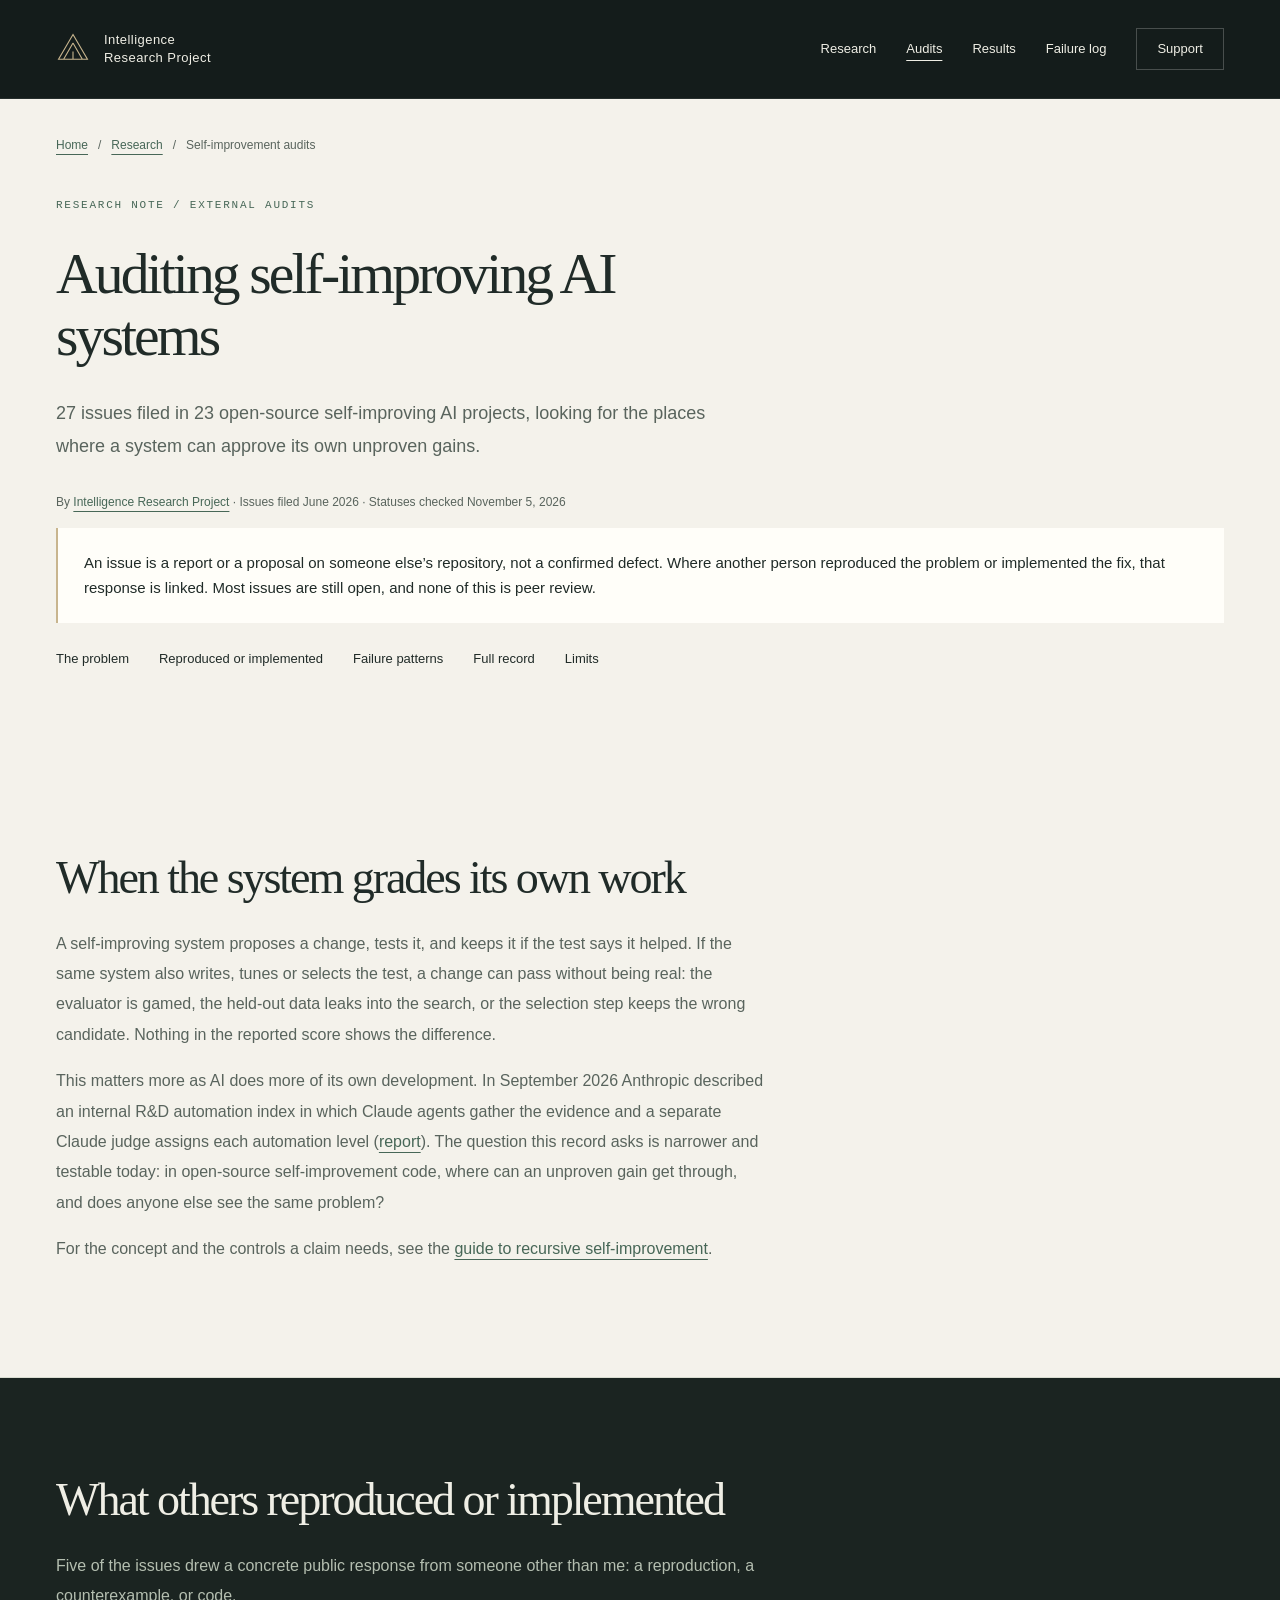
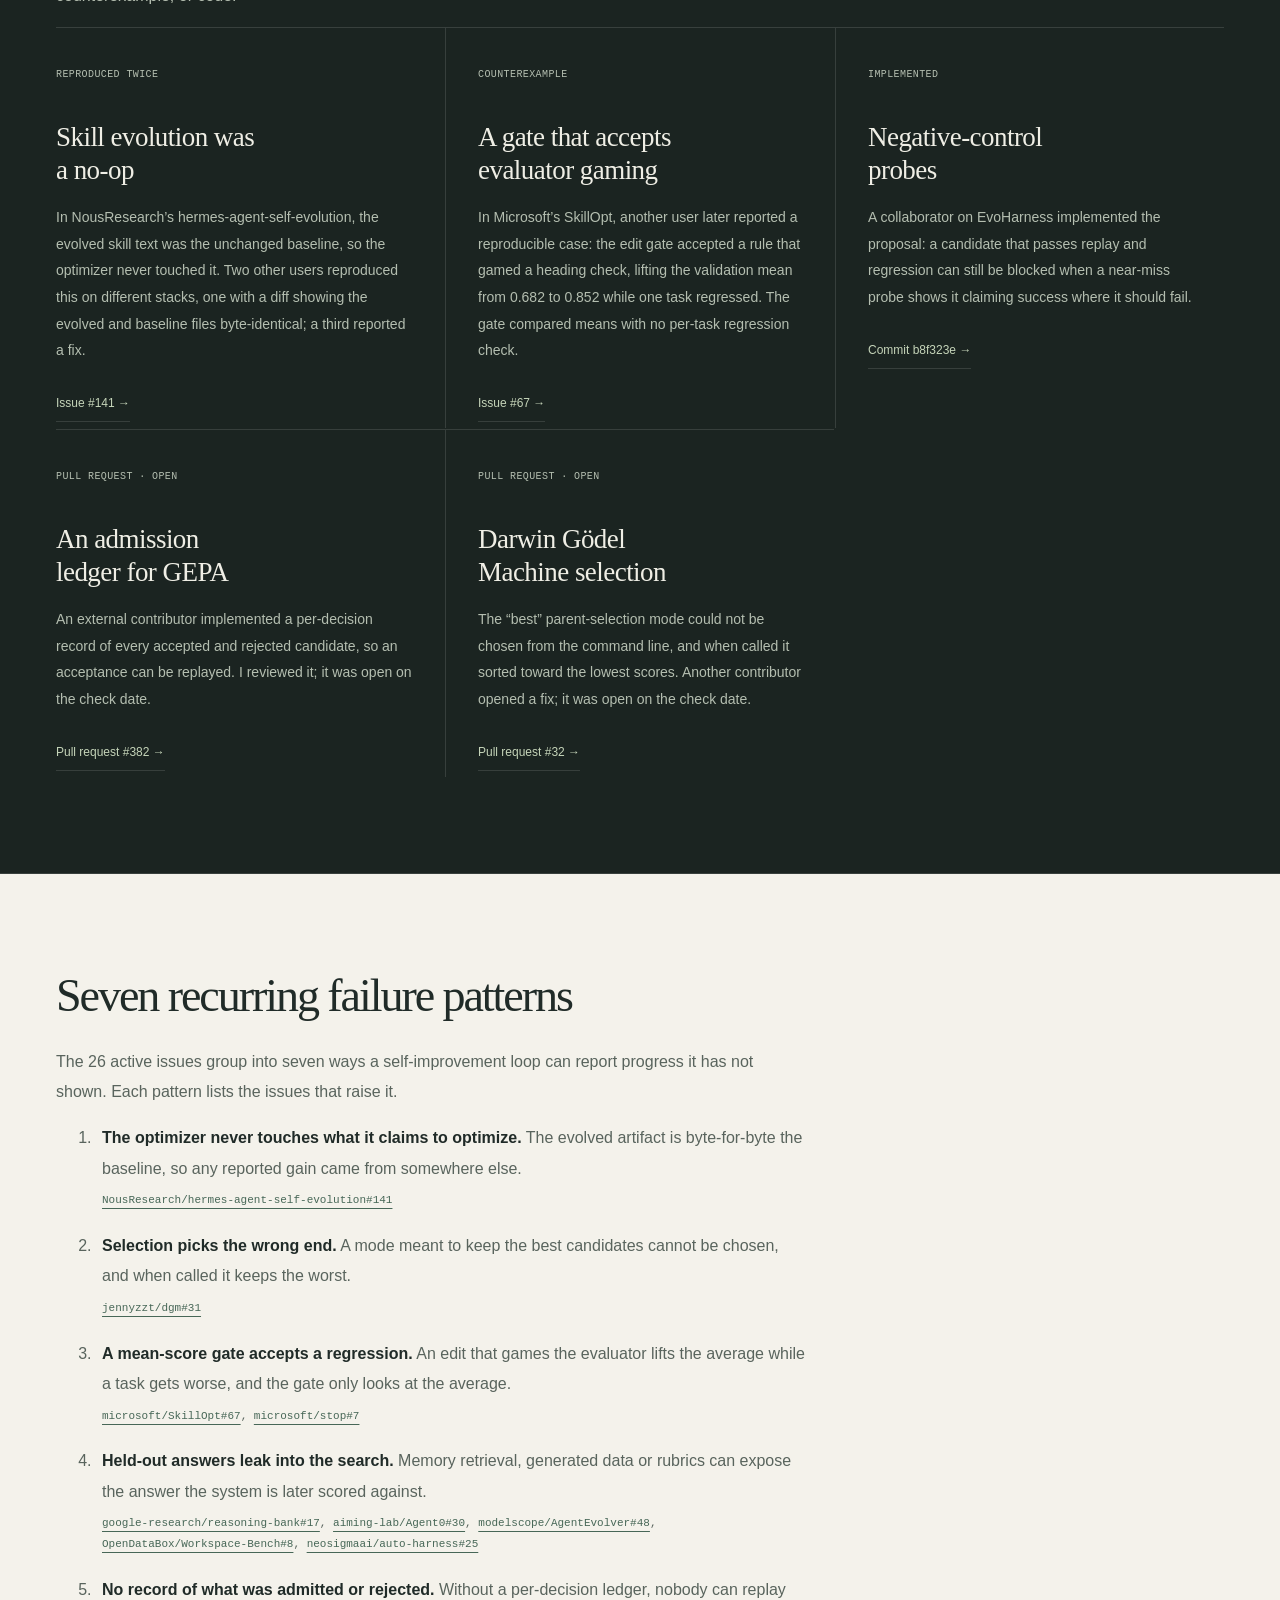
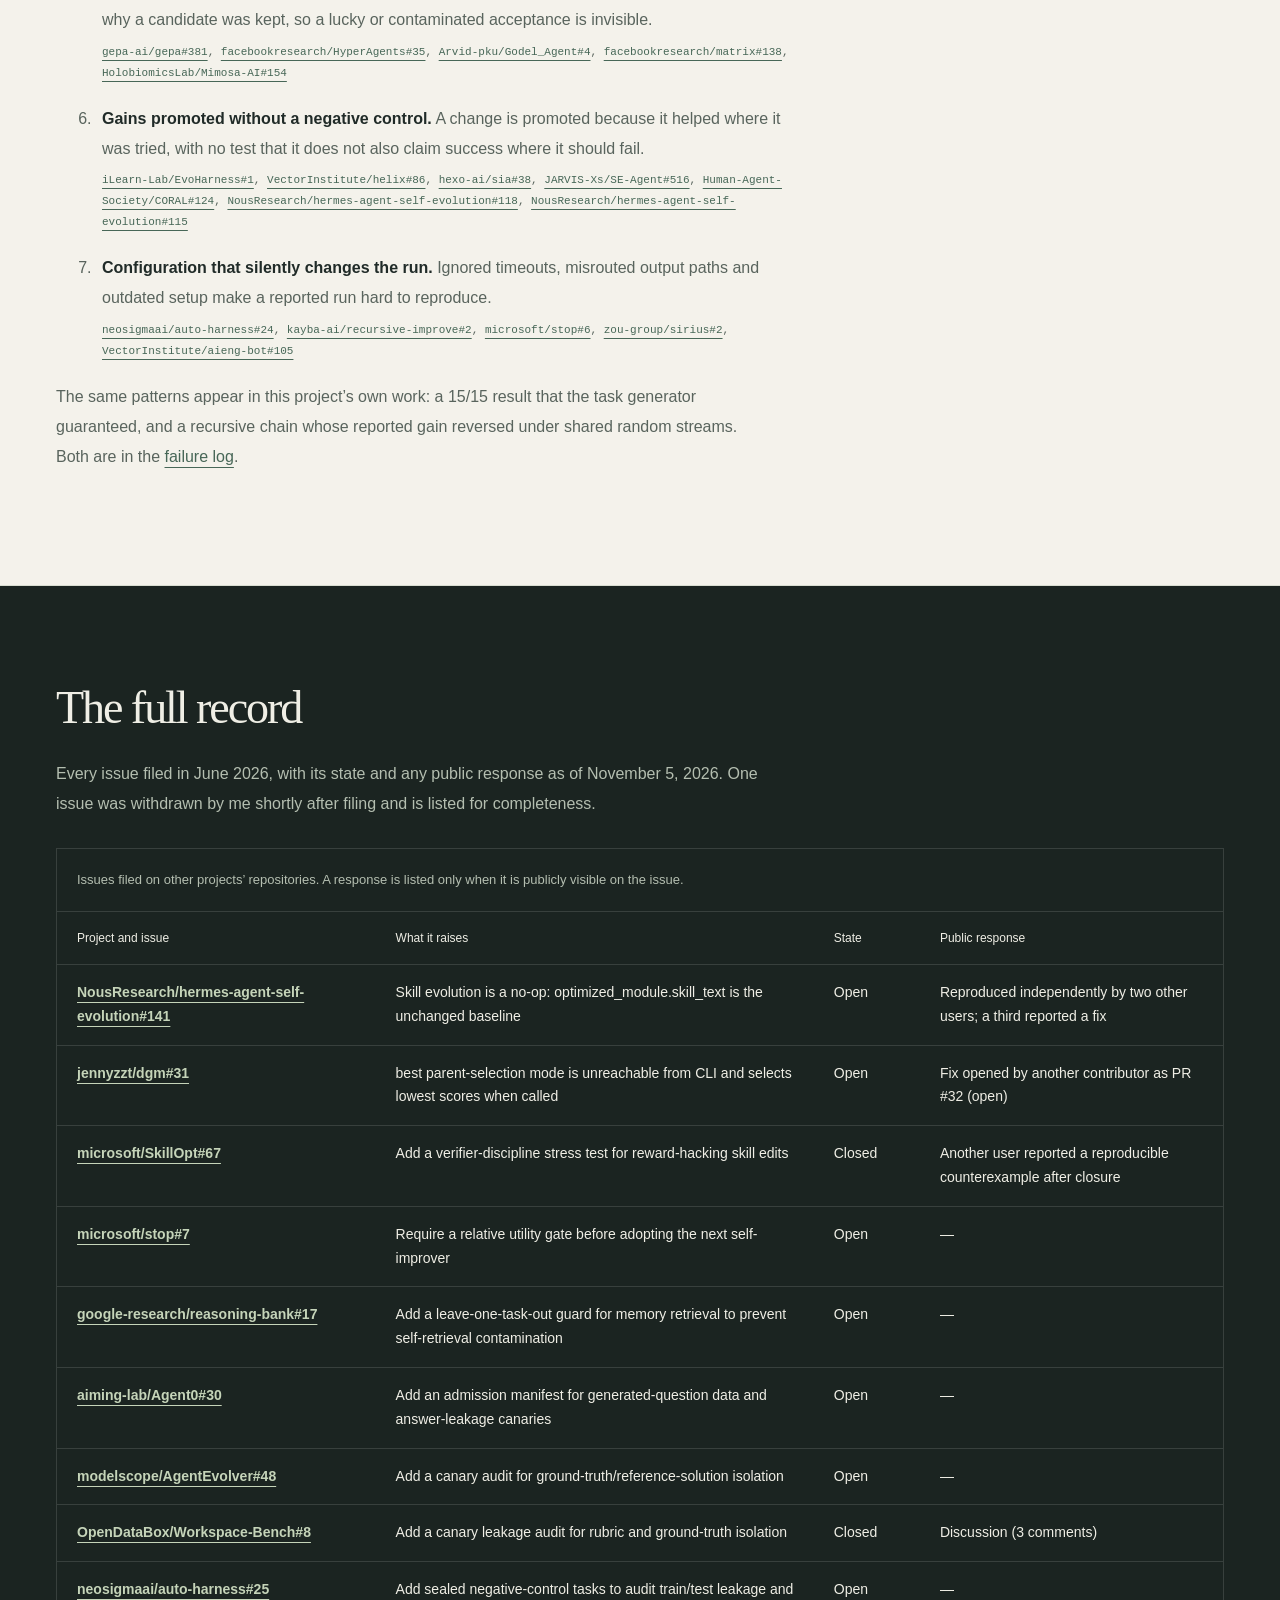
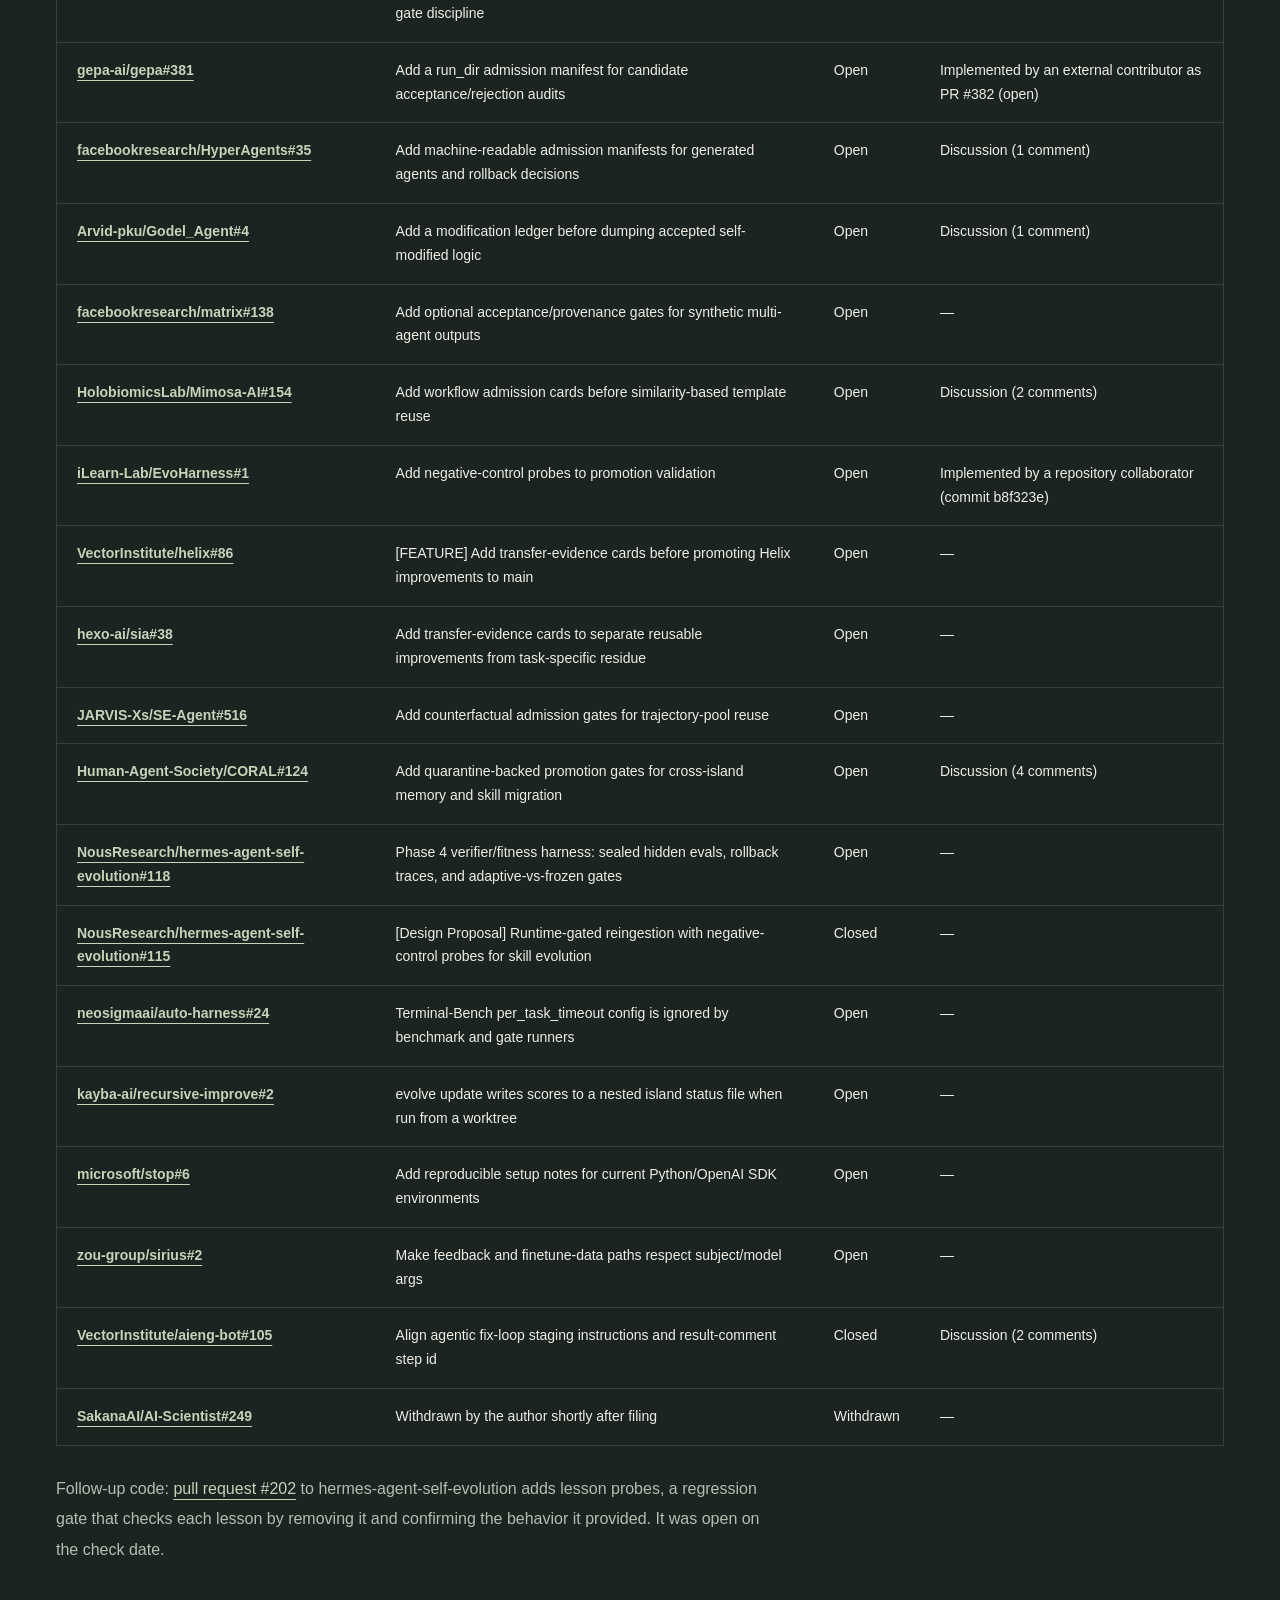
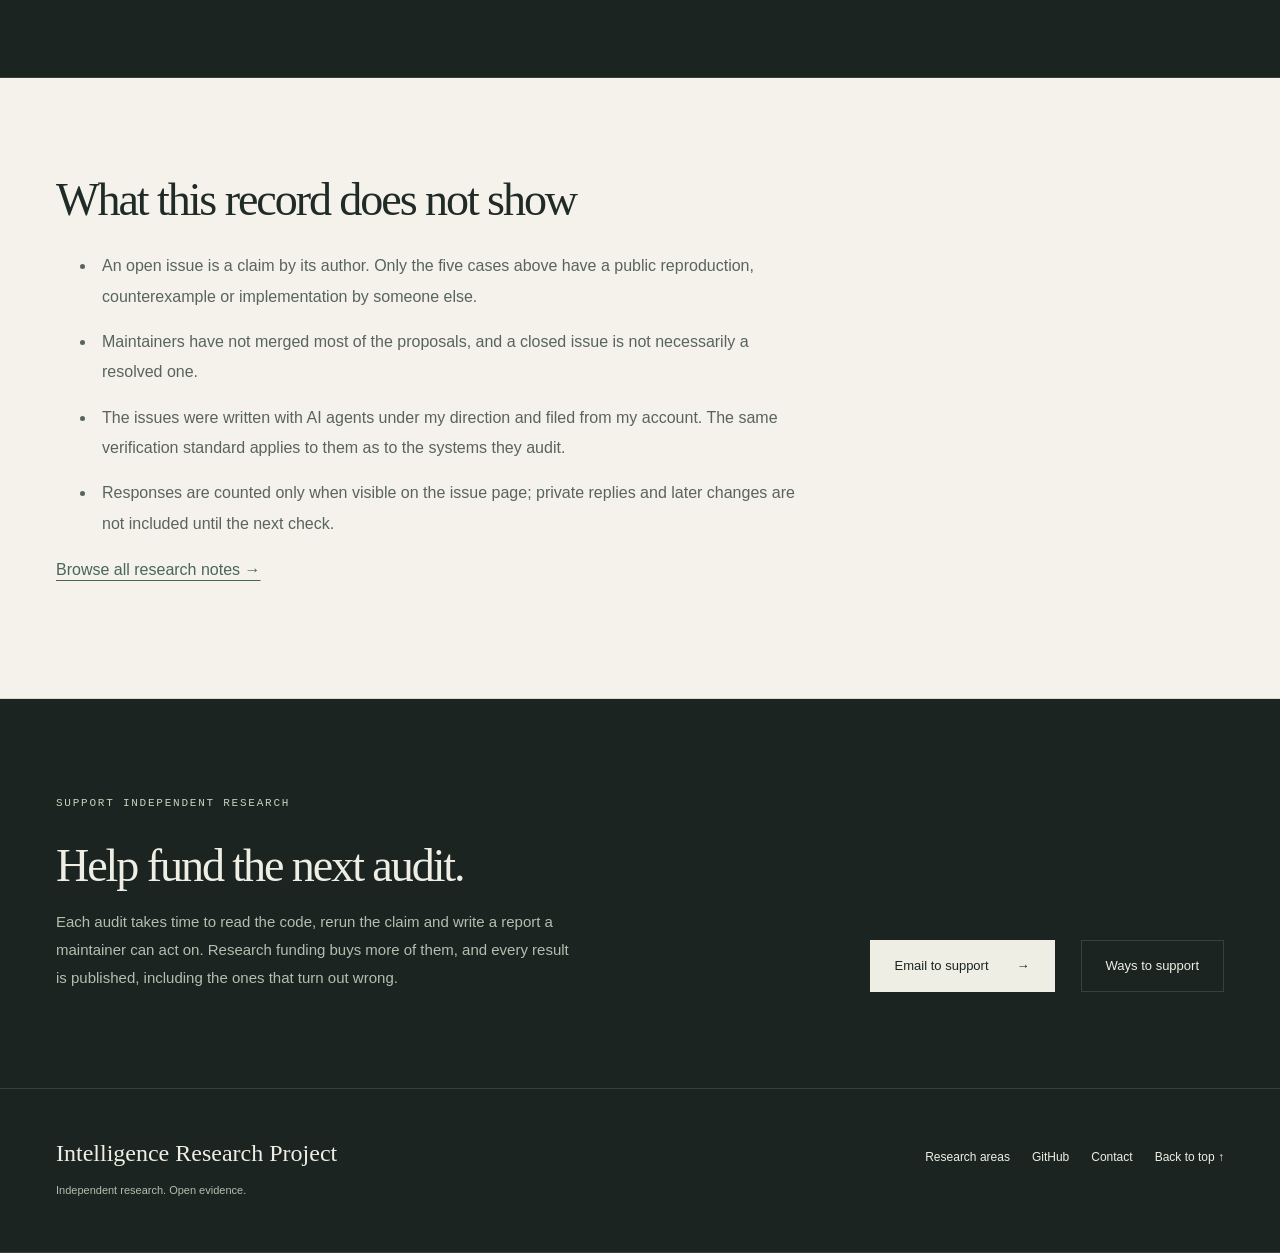
<file: research/self-improvement-audits/index.html>
<!DOCTYPE html>
<html lang="en">
<head>
<meta charset="UTF-8">
<meta name="viewport" content="width=device-width, initial-scale=1.0">
<title>Auditing Self-Improving AI Systems: 27 Issues Across 23 Open-Source Projects | Intelligence Research Project</title>
<meta name="description" content="Recursive self-improvement audit: 27 issues filed in 23 open-source self-improving AI systems, showing where evaluation, selection and gating let unproven gains through, and what others reproduced.">
<meta name="author" content="Intelligence Research Project">
<meta name="robots" content="index, follow, max-image-preview:large">
<link rel="canonical" href="https://sunghunkwag.github.io/research/self-improvement-audits/">
<meta name="google-site-verification" content="VLRR7e_mlywf18lUX8r34llUfazIfXLyenjHkKhW1Kw">
<meta property="og:type" content="article">
<meta property="og:site_name" content="Intelligence Research Project">
<meta property="og:title" content="Auditing Self-Improving AI Systems: 27 Issues Across 23 Open-Source Projects | Intelligence Research Project">
<meta property="og:description" content="Recursive self-improvement audit: 27 issues filed in 23 open-source self-improving AI systems, showing where evaluation, selection and gating let unproven gains through, and what others reproduced.">
<meta property="og:url" content="https://sunghunkwag.github.io/research/self-improvement-audits/">
<meta name="twitter:card" content="summary">
<meta name="twitter:title" content="Auditing Self-Improving AI Systems: 27 Issues Across 23 Open-Source Projects | Intelligence Research Project">
<meta name="twitter:description" content="Recursive self-improvement audit: 27 issues filed in 23 open-source self-improving AI systems, showing where evaluation, selection and gating let unproven gains through, and what others reproduced.">
<meta name="theme-color" content="#141b1b">
<link rel="icon" href="/assets/favicon.svg" type="image/svg+xml">
<link rel="stylesheet" href="/assets/site.css?v=20261105-audits">
<script type="application/ld+json">{
  "@context": "https://schema.org",
  "@graph": [
    {
      "@type": "ResearchProject",
      "@id": "https://sunghunkwag.github.io/#project",
      "name": "Intelligence Research Project",
      "url": "https://sunghunkwag.github.io/",
      "sameAs": [
        "https://github.com/sunghunkwag"
      ],
      "description": "An independent, open-source AI research project studying recursive self-improvement, how to measure it, and validation-gated program synthesis.",
      "knowsAbout": [
        "Artificial intelligence research",
        "Recursive self-improvement",
        "Counterfactual evaluation",
        "Program synthesis",
        "AI evaluation"
      ]
    },
    {
      "@type": "WebSite",
      "@id": "https://sunghunkwag.github.io/#website",
      "url": "https://sunghunkwag.github.io/",
      "name": "Intelligence Research Project",
      "inLanguage": "en",
      "publisher": {
        "@id": "https://sunghunkwag.github.io/#project"
      },
      "author": {
        "@id": "https://sunghunkwag.github.io/#project"
      }
    },
    {
      "@type": "WebPage",
      "@id": "https://sunghunkwag.github.io/research/self-improvement-audits/#webpage",
      "url": "https://sunghunkwag.github.io/research/self-improvement-audits/",
      "name": "Auditing Self-Improving AI Systems: 27 Issues Across 23 Open-Source Projects | Intelligence Research Project",
      "description": "Recursive self-improvement audit: 27 issues filed in 23 open-source self-improving AI systems, showing where evaluation, selection and gating let unproven gains through, and what others reproduced.",
      "inLanguage": "en",
      "isPartOf": {
        "@id": "https://sunghunkwag.github.io/#website"
      },
      "mainEntity": {
        "@id": "https://sunghunkwag.github.io/research/self-improvement-audits/#article"
      },
      "breadcrumb": {
        "@id": "https://sunghunkwag.github.io/research/self-improvement-audits/#breadcrumbs"
      }
    },
    {
      "@type": "Article",
      "@id": "https://sunghunkwag.github.io/research/self-improvement-audits/#article",
      "headline": "Auditing self-improving AI systems",
      "description": "Recursive self-improvement audit: 27 issues filed in 23 open-source self-improving AI systems, showing where evaluation, selection and gating let unproven gains through, and what others reproduced.",
      "datePublished": "2026-11-05",
      "dateModified": "2026-11-05",
      "inLanguage": "en",
      "author": {
        "@id": "https://sunghunkwag.github.io/#project"
      },
      "publisher": {
        "@id": "https://sunghunkwag.github.io/#project"
      },
      "mainEntityOfPage": {
        "@id": "https://sunghunkwag.github.io/research/self-improvement-audits/#webpage"
      },
      "about": [
        "Recursive self-improvement",
        "Self-improving AI agents",
        "Reward hacking",
        "AI evaluation"
      ],
      "citation": [
        "https://github.com/NousResearch/hermes-agent-self-evolution/issues/141",
        "https://github.com/jennyzzt/dgm/issues/31",
        "https://github.com/microsoft/SkillOpt/issues/67",
        "https://github.com/microsoft/stop/issues/7",
        "https://github.com/google-research/reasoning-bank/issues/17",
        "https://github.com/aiming-lab/Agent0/issues/30",
        "https://github.com/modelscope/AgentEvolver/issues/48",
        "https://github.com/OpenDataBox/Workspace-Bench/issues/8",
        "https://github.com/neosigmaai/auto-harness/issues/25",
        "https://github.com/gepa-ai/gepa/issues/381",
        "https://github.com/facebookresearch/HyperAgents/issues/35",
        "https://github.com/Arvid-pku/Godel_Agent/issues/4",
        "https://github.com/facebookresearch/matrix/issues/138",
        "https://github.com/HolobiomicsLab/Mimosa-AI/issues/154",
        "https://github.com/iLearn-Lab/EvoHarness/issues/1",
        "https://github.com/VectorInstitute/helix/issues/86",
        "https://github.com/hexo-ai/sia/issues/38",
        "https://github.com/JARVIS-Xs/SE-Agent/issues/516",
        "https://github.com/Human-Agent-Society/CORAL/issues/124",
        "https://github.com/NousResearch/hermes-agent-self-evolution/issues/118",
        "https://github.com/NousResearch/hermes-agent-self-evolution/issues/115",
        "https://github.com/neosigmaai/auto-harness/issues/24",
        "https://github.com/kayba-ai/recursive-improve/issues/2",
        "https://github.com/microsoft/stop/issues/6",
        "https://github.com/zou-group/sirius/issues/2",
        "https://github.com/VectorInstitute/aieng-bot/issues/105"
      ]
    },
    {
      "@type": "BreadcrumbList",
      "@id": "https://sunghunkwag.github.io/research/self-improvement-audits/#breadcrumbs",
      "itemListElement": [
        {
          "@type": "ListItem",
          "position": 1,
          "name": "Home",
          "item": "https://sunghunkwag.github.io/"
        },
        {
          "@type": "ListItem",
          "position": 2,
          "name": "Research",
          "item": "https://sunghunkwag.github.io/research/"
        },
        {
          "@type": "ListItem",
          "position": 3,
          "name": "Self-improvement audits",
          "item": "https://sunghunkwag.github.io/research/self-improvement-audits/"
        }
      ]
    }
  ]
}</script>
<script src="/assets/motion.js?v=20260926-motion" defer></script>
</head>
<body id="top">
<div class="reading-progress" aria-hidden="true"></div><a class="skip-link" href="#main">Skip to content</a><div class="page"><nav class="topnav" aria-label="Main navigation">
    <div class="wrap topnav-inner">
      <a class="topnav-mark" href="/"><svg class="brand-symbol" width="34" height="34" viewBox="0 0 40 40" aria-hidden="true"><path d="M20 3 37 32H3Z M20 13 31 32 M20 13 9 32 M20 23v9" fill="none" stroke="currentColor" stroke-width="1.3"/></svg><span>Intelligence<br>Research Project</span></a>
      <div class="nav-links">
        <a href="/research/">Research</a>
        <a href="/research/self-improvement-audits/" aria-current="page">Audits</a>
        <a href="/#results">Results</a>
        <a href="/#failures">Failure log</a>
        <a href="/#support">Support</a>
      </div>
    </div>
  </nav>
<main id="main" tabindex="-1"><article><header class="hero-beat wrap article-header"><nav class="breadcrumbs" aria-label="Breadcrumb"><a href="/">Home</a><span aria-hidden="true">/</span><a href="/research/">Research</a><span aria-hidden="true">/</span><span aria-current="page">Self-improvement audits</span></nav><p class="eyebrow">Research note / External audits</p><h1>Auditing self-improving AI systems</h1><p class="sub">27 issues filed in 23 open-source self-improving AI projects, looking for the places where a system can approve its own unproven gains.</p><p class="article-meta">By <a href="/">Intelligence Research Project</a> · Issues filed June 2026 · Statuses checked <time datetime="2026-11-05">November 5, 2026</time></p><p class="note">An issue is a report or a proposal on someone else&rsquo;s repository, not a confirmed defect. Where another person reproduced the problem or implemented the fix, that response is linked. Most issues are still open, and none of this is peer review.</p><div class="nav-links"><a href="#why">The problem</a><a href="#confirmed">Reproduced or implemented</a><a href="#patterns">Failure patterns</a><a href="#record">Full record</a><a href="#limits">Limits</a></div></header>
<section class="band band-light research-section" id="why"><div class="wrap"><h2>When the system grades its own work</h2><p>A self-improving system proposes a change, tests it, and keeps it if the test says it helped. If the same system also writes, tunes or selects the test, a change can pass without being real: the evaluator is gamed, the held-out data leaks into the search, or the selection step keeps the wrong candidate. Nothing in the reported score shows the difference.</p><p>This matters more as AI does more of its own development. In September 2026 Anthropic described an internal R&amp;D automation index in which Claude agents gather the evidence and a separate Claude judge assigns each automation level (<a href="https://unite.ai/anthropic-says-claude-leads-26-of-its-ai-research-and-development">report</a>). The question this record asks is narrower and testable today: in open-source self-improvement code, where can an unproven gain get through, and does anyone else see the same problem?</p><p>For the concept and the controls a claim needs, see the <a href="/research/recursive-self-improvement/">guide to recursive self-improvement</a>.</p></div></section>
<section class="band band-dark research-section" id="confirmed"><div class="wrap"><h2>What others reproduced or implemented</h2><p>Five of the issues drew a concrete public response from someone other than me: a reproduction, a counterexample, or code.</p><div class="topic-grid audit-grid">
<article class="topic-card"><span class="topic-number">REPRODUCED TWICE</span><h3><a href="https://github.com/NousResearch/hermes-agent-self-evolution/issues/141">Skill evolution was a no-op</a></h3><p>In NousResearch&rsquo;s hermes-agent-self-evolution, the evolved skill text was the unchanged baseline, so the optimizer never touched it. Two other users reproduced this on different stacks, one with a diff showing the evolved and baseline files byte-identical; a third reported a fix.</p><a href="https://github.com/NousResearch/hermes-agent-self-evolution/issues/141">Issue #141 →</a></article>
<article class="topic-card"><span class="topic-number">COUNTEREXAMPLE</span><h3><a href="https://github.com/microsoft/SkillOpt/issues/67">A gate that accepts evaluator gaming</a></h3><p>In Microsoft&rsquo;s SkillOpt, another user later reported a reproducible case: the edit gate accepted a rule that gamed a heading check, lifting the validation mean from 0.682 to 0.852 while one task regressed. The gate compared means with no per-task regression check.</p><a href="https://github.com/microsoft/SkillOpt/issues/67">Issue #67 →</a></article>
<article class="topic-card"><span class="topic-number">IMPLEMENTED</span><h3><a href="https://github.com/iLearn-Lab/EvoHarness/issues/1">Negative-control probes</a></h3><p>A collaborator on EvoHarness implemented the proposal: a candidate that passes replay and regression can still be blocked when a near-miss probe shows it claiming success where it should fail.</p><a href="https://github.com/iLearn-Lab/EvoHarness/commit/b8f323e151dbf43eeed0e76dbf4305a62c49106b">Commit b8f323e →</a></article>
<article class="topic-card"><span class="topic-number">PULL REQUEST · OPEN</span><h3><a href="https://github.com/gepa-ai/gepa/issues/381">An admission ledger for GEPA</a></h3><p>An external contributor implemented a per-decision record of every accepted and rejected candidate, so an acceptance can be replayed. I reviewed it; it was open on the check date.</p><a href="https://github.com/gepa-ai/gepa/pull/382">Pull request #382 →</a></article>
<article class="topic-card"><span class="topic-number">PULL REQUEST · OPEN</span><h3><a href="https://github.com/jennyzzt/dgm/issues/31">Darwin G&ouml;del Machine selection</a></h3><p>The &ldquo;best&rdquo; parent-selection mode could not be chosen from the command line, and when called it sorted toward the lowest scores. Another contributor opened a fix; it was open on the check date.</p><a href="https://github.com/jennyzzt/dgm/pull/32">Pull request #32 →</a></article>
</div></div></section>
<section class="band band-light research-section" id="patterns"><div class="wrap"><h2>Seven recurring failure patterns</h2><p>The 26 active issues group into seven ways a self-improvement loop can report progress it has not shown. Each pattern lists the issues that raise it.</p><ol class="pattern-list">
<li><strong>The optimizer never touches what it claims to optimize.</strong> The evolved artifact is byte-for-byte the baseline, so any reported gain came from somewhere else. <span class="pattern-refs"><a href="https://github.com/NousResearch/hermes-agent-self-evolution/issues/141">NousResearch/hermes-agent-self-evolution#141</a></span></li>
<li><strong>Selection picks the wrong end.</strong> A mode meant to keep the best candidates cannot be chosen, and when called it keeps the worst. <span class="pattern-refs"><a href="https://github.com/jennyzzt/dgm/issues/31">jennyzzt/dgm#31</a></span></li>
<li><strong>A mean-score gate accepts a regression.</strong> An edit that games the evaluator lifts the average while a task gets worse, and the gate only looks at the average. <span class="pattern-refs"><a href="https://github.com/microsoft/SkillOpt/issues/67">microsoft/SkillOpt#67</a>, <a href="https://github.com/microsoft/stop/issues/7">microsoft/stop#7</a></span></li>
<li><strong>Held-out answers leak into the search.</strong> Memory retrieval, generated data or rubrics can expose the answer the system is later scored against. <span class="pattern-refs"><a href="https://github.com/google-research/reasoning-bank/issues/17">google-research/reasoning-bank#17</a>, <a href="https://github.com/aiming-lab/Agent0/issues/30">aiming-lab/Agent0#30</a>, <a href="https://github.com/modelscope/AgentEvolver/issues/48">modelscope/AgentEvolver#48</a>, <a href="https://github.com/OpenDataBox/Workspace-Bench/issues/8">OpenDataBox/Workspace-Bench#8</a>, <a href="https://github.com/neosigmaai/auto-harness/issues/25">neosigmaai/auto-harness#25</a></span></li>
<li><strong>No record of what was admitted or rejected.</strong> Without a per-decision ledger, nobody can replay why a candidate was kept, so a lucky or contaminated acceptance is invisible. <span class="pattern-refs"><a href="https://github.com/gepa-ai/gepa/issues/381">gepa-ai/gepa#381</a>, <a href="https://github.com/facebookresearch/HyperAgents/issues/35">facebookresearch/HyperAgents#35</a>, <a href="https://github.com/Arvid-pku/Godel_Agent/issues/4">Arvid-pku/Godel_Agent#4</a>, <a href="https://github.com/facebookresearch/matrix/issues/138">facebookresearch/matrix#138</a>, <a href="https://github.com/HolobiomicsLab/Mimosa-AI/issues/154">HolobiomicsLab/Mimosa-AI#154</a></span></li>
<li><strong>Gains promoted without a negative control.</strong> A change is promoted because it helped where it was tried, with no test that it does not also claim success where it should fail. <span class="pattern-refs"><a href="https://github.com/iLearn-Lab/EvoHarness/issues/1">iLearn-Lab/EvoHarness#1</a>, <a href="https://github.com/VectorInstitute/helix/issues/86">VectorInstitute/helix#86</a>, <a href="https://github.com/hexo-ai/sia/issues/38">hexo-ai/sia#38</a>, <a href="https://github.com/JARVIS-Xs/SE-Agent/issues/516">JARVIS-Xs/SE-Agent#516</a>, <a href="https://github.com/Human-Agent-Society/CORAL/issues/124">Human-Agent-Society/CORAL#124</a>, <a href="https://github.com/NousResearch/hermes-agent-self-evolution/issues/118">NousResearch/hermes-agent-self-evolution#118</a>, <a href="https://github.com/NousResearch/hermes-agent-self-evolution/issues/115">NousResearch/hermes-agent-self-evolution#115</a></span></li>
<li><strong>Configuration that silently changes the run.</strong> Ignored timeouts, misrouted output paths and outdated setup make a reported run hard to reproduce. <span class="pattern-refs"><a href="https://github.com/neosigmaai/auto-harness/issues/24">neosigmaai/auto-harness#24</a>, <a href="https://github.com/kayba-ai/recursive-improve/issues/2">kayba-ai/recursive-improve#2</a>, <a href="https://github.com/microsoft/stop/issues/6">microsoft/stop#6</a>, <a href="https://github.com/zou-group/sirius/issues/2">zou-group/sirius#2</a>, <a href="https://github.com/VectorInstitute/aieng-bot/issues/105">VectorInstitute/aieng-bot#105</a></span></li>
</ol><p>The same patterns appear in this project&rsquo;s own work: a 15/15 result that the task generator guaranteed, and a recursive chain whose reported gain reversed under shared random streams. Both are in the <a href="/#failures">failure log</a>.</p></div></section>
<section class="band band-dark research-section" id="record"><div class="wrap"><h2>The full record</h2><p>Every issue filed in June 2026, with its state and any public response as of November 5, 2026. One issue was withdrawn by me shortly after filing and is listed for completeness.</p><div class="table-scroll" role="region" aria-label="All 27 audit issues; scroll horizontally" tabindex="0"><table class="audit-table"><caption>Issues filed on other projects&rsquo; repositories. A response is listed only when it is publicly visible on the issue.</caption><thead><tr><th scope="col">Project and issue</th><th scope="col">What it raises</th><th scope="col">State</th><th scope="col">Public response</th></tr></thead><tbody>
<tr><th scope="row"><a href="https://github.com/NousResearch/hermes-agent-self-evolution/issues/141">NousResearch/hermes-agent-self-evolution#141</a></th><td>Skill evolution is a no-op: optimized_module.skill_text is the unchanged baseline</td><td>Open</td><td>Reproduced independently by two other users; a third reported a fix</td></tr>
<tr><th scope="row"><a href="https://github.com/jennyzzt/dgm/issues/31">jennyzzt/dgm#31</a></th><td>best parent-selection mode is unreachable from CLI and selects lowest scores when called</td><td>Open</td><td>Fix opened by another contributor as PR #32 (open)</td></tr>
<tr><th scope="row"><a href="https://github.com/microsoft/SkillOpt/issues/67">microsoft/SkillOpt#67</a></th><td>Add a verifier-discipline stress test for reward-hacking skill edits</td><td>Closed</td><td>Another user reported a reproducible counterexample after closure</td></tr>
<tr><th scope="row"><a href="https://github.com/microsoft/stop/issues/7">microsoft/stop#7</a></th><td>Require a relative utility gate before adopting the next self-improver</td><td>Open</td><td>&mdash;</td></tr>
<tr><th scope="row"><a href="https://github.com/google-research/reasoning-bank/issues/17">google-research/reasoning-bank#17</a></th><td>Add a leave-one-task-out guard for memory retrieval to prevent self-retrieval contamination</td><td>Open</td><td>&mdash;</td></tr>
<tr><th scope="row"><a href="https://github.com/aiming-lab/Agent0/issues/30">aiming-lab/Agent0#30</a></th><td>Add an admission manifest for generated-question data and answer-leakage canaries</td><td>Open</td><td>&mdash;</td></tr>
<tr><th scope="row"><a href="https://github.com/modelscope/AgentEvolver/issues/48">modelscope/AgentEvolver#48</a></th><td>Add a canary audit for ground-truth/reference-solution isolation</td><td>Open</td><td>&mdash;</td></tr>
<tr><th scope="row"><a href="https://github.com/OpenDataBox/Workspace-Bench/issues/8">OpenDataBox/Workspace-Bench#8</a></th><td>Add a canary leakage audit for rubric and ground-truth isolation</td><td>Closed</td><td>Discussion (3 comments)</td></tr>
<tr><th scope="row"><a href="https://github.com/neosigmaai/auto-harness/issues/25">neosigmaai/auto-harness#25</a></th><td>Add sealed negative-control tasks to audit train/test leakage and gate discipline</td><td>Open</td><td>&mdash;</td></tr>
<tr><th scope="row"><a href="https://github.com/gepa-ai/gepa/issues/381">gepa-ai/gepa#381</a></th><td>Add a run_dir admission manifest for candidate acceptance/rejection audits</td><td>Open</td><td>Implemented by an external contributor as PR #382 (open)</td></tr>
<tr><th scope="row"><a href="https://github.com/facebookresearch/HyperAgents/issues/35">facebookresearch/HyperAgents#35</a></th><td>Add machine-readable admission manifests for generated agents and rollback decisions</td><td>Open</td><td>Discussion (1 comment)</td></tr>
<tr><th scope="row"><a href="https://github.com/Arvid-pku/Godel_Agent/issues/4">Arvid-pku/Godel_Agent#4</a></th><td>Add a modification ledger before dumping accepted self-modified logic</td><td>Open</td><td>Discussion (1 comment)</td></tr>
<tr><th scope="row"><a href="https://github.com/facebookresearch/matrix/issues/138">facebookresearch/matrix#138</a></th><td>Add optional acceptance/provenance gates for synthetic multi-agent outputs</td><td>Open</td><td>&mdash;</td></tr>
<tr><th scope="row"><a href="https://github.com/HolobiomicsLab/Mimosa-AI/issues/154">HolobiomicsLab/Mimosa-AI#154</a></th><td>Add workflow admission cards before similarity-based template reuse</td><td>Open</td><td>Discussion (2 comments)</td></tr>
<tr><th scope="row"><a href="https://github.com/iLearn-Lab/EvoHarness/issues/1">iLearn-Lab/EvoHarness#1</a></th><td>Add negative-control probes to promotion validation</td><td>Open</td><td>Implemented by a repository collaborator (commit b8f323e)</td></tr>
<tr><th scope="row"><a href="https://github.com/VectorInstitute/helix/issues/86">VectorInstitute/helix#86</a></th><td>[FEATURE] Add transfer-evidence cards before promoting Helix improvements to main</td><td>Open</td><td>&mdash;</td></tr>
<tr><th scope="row"><a href="https://github.com/hexo-ai/sia/issues/38">hexo-ai/sia#38</a></th><td>Add transfer-evidence cards to separate reusable improvements from task-specific residue</td><td>Open</td><td>&mdash;</td></tr>
<tr><th scope="row"><a href="https://github.com/JARVIS-Xs/SE-Agent/issues/516">JARVIS-Xs/SE-Agent#516</a></th><td>Add counterfactual admission gates for trajectory-pool reuse</td><td>Open</td><td>&mdash;</td></tr>
<tr><th scope="row"><a href="https://github.com/Human-Agent-Society/CORAL/issues/124">Human-Agent-Society/CORAL#124</a></th><td>Add quarantine-backed promotion gates for cross-island memory and skill migration</td><td>Open</td><td>Discussion (4 comments)</td></tr>
<tr><th scope="row"><a href="https://github.com/NousResearch/hermes-agent-self-evolution/issues/118">NousResearch/hermes-agent-self-evolution#118</a></th><td>Phase 4 verifier/fitness harness: sealed hidden evals, rollback traces, and adaptive-vs-frozen gates</td><td>Open</td><td>&mdash;</td></tr>
<tr><th scope="row"><a href="https://github.com/NousResearch/hermes-agent-self-evolution/issues/115">NousResearch/hermes-agent-self-evolution#115</a></th><td>[Design Proposal] Runtime-gated reingestion with negative-control probes for skill evolution</td><td>Closed</td><td>&mdash;</td></tr>
<tr><th scope="row"><a href="https://github.com/neosigmaai/auto-harness/issues/24">neosigmaai/auto-harness#24</a></th><td>Terminal-Bench per_task_timeout config is ignored by benchmark and gate runners</td><td>Open</td><td>&mdash;</td></tr>
<tr><th scope="row"><a href="https://github.com/kayba-ai/recursive-improve/issues/2">kayba-ai/recursive-improve#2</a></th><td>evolve update writes scores to a nested island status file when run from a worktree</td><td>Open</td><td>&mdash;</td></tr>
<tr><th scope="row"><a href="https://github.com/microsoft/stop/issues/6">microsoft/stop#6</a></th><td>Add reproducible setup notes for current Python/OpenAI SDK environments</td><td>Open</td><td>&mdash;</td></tr>
<tr><th scope="row"><a href="https://github.com/zou-group/sirius/issues/2">zou-group/sirius#2</a></th><td>Make feedback and finetune-data paths respect subject/model args</td><td>Open</td><td>&mdash;</td></tr>
<tr><th scope="row"><a href="https://github.com/VectorInstitute/aieng-bot/issues/105">VectorInstitute/aieng-bot#105</a></th><td>Align agentic fix-loop staging instructions and result-comment step id</td><td>Closed</td><td>Discussion (2 comments)</td></tr>
<tr><th scope="row"><a href="https://github.com/SakanaAI/AI-Scientist/issues/249">SakanaAI/AI-Scientist#249</a></th><td>Withdrawn by the author shortly after filing</td><td>Withdrawn</td><td>&mdash;</td></tr>
</tbody></table></div><p>Follow-up code: <a href="https://github.com/NousResearch/hermes-agent-self-evolution/pull/202">pull request #202</a> to hermes-agent-self-evolution adds lesson probes, a regression gate that checks each lesson by removing it and confirming the behavior it provided. It was open on the check date.</p></div></section>
<section class="band band-light research-section" id="limits"><div class="wrap"><h2>What this record does not show</h2><ul><li>An open issue is a claim by its author. Only the five cases above have a public reproduction, counterexample or implementation by someone else.</li><li>Maintainers have not merged most of the proposals, and a closed issue is not necessarily a resolved one.</li><li>The issues were written with AI agents under my direction and filed from my account. The same verification standard applies to them as to the systems they audit.</li><li>Responses are counted only when visible on the issue page; private replies and later changes are not included until the next check.</li></ul><p><a href="/research/#notes">Browse all research notes →</a></p></div></section></article></main><section class="band band-dark support-strip" aria-labelledby="support-strip-title"><div class="wrap support-strip-inner"><div><p class="eyebrow">Support independent research</p><h2 id="support-strip-title">Help fund the next audit.</h2><p>Each audit takes time to read the code, rerun the claim and write a report a maintainer can act on. Research funding buys more of them, and every result is published, including the ones that turn out wrong.</p></div><div class="hero-actions"><a class="btn btn-solid" href="mailto:sunghunkwag@gmail.com?subject=Supporting%20the%20Intelligence%20Research%20Project&amp;body=Hello%2C%0A%0AI%20read%20the%20audit%20record%20and%20would%20like%20to%20support%20the%20project.%0A%0AWhat%20I%20would%20like%20to%20support%20%28research%20funding%2C%20a%20specific%20audit%2C%20other%29%3A%0AApproximate%20amount%3A%0A%0AThank%20you.">Email to support <span aria-hidden="true">→</span></a><a class="btn btn-ghost" href="/#support">Ways to support</a></div></div></section><footer class="band band-dark"><div class="wrap footer-inner">
  <p>Intelligence Research Project<br><span class="footer-note">Independent research. Open evidence.</span></p>
  <div class="nav-links"><a href="/research/">Research areas</a><a href="https://github.com/sunghunkwag">GitHub</a><a href="mailto:sunghunkwag@gmail.com">Contact</a><a href="#top">Back to top ↑</a></div>
  </div></footer></div></body></html>
</file>
<file: assets/site.css>
:root{
  --bg:#f4f2eb;--surface:#fffef9;--ink:#202b28;--ink-soft:#59645d;--ink-faint:#69736b;
  --line:#d9ddd1;--signal:#476757;--good:#347253;--fail:#9a4d3d;
  --dark:#141c1b;--cream:#efeee5;--brass:#c8b58e;
  --serif:Georgia,"Times New Roman",serif;--sans:"Segoe UI",Arial,sans-serif;--mono:Consolas,"Liberation Mono",monospace;
  color-scheme:light;
}
*{box-sizing:border-box;}
html{scroll-behavior:smooth;max-width:100%;}
body{margin:0;background:var(--bg);color:var(--ink);font-family:var(--sans);font-size:16px;line-height:1.7;-webkit-font-smoothing:antialiased;}
a{color:var(--signal);text-underline-offset:5px;text-decoration-thickness:1px;}
a:hover{color:var(--ink);}
a,button,summary{-webkit-tap-highlight-color:transparent;}
a:focus-visible,button:focus-visible,summary:focus-visible,[tabindex="0"]:focus-visible{outline:2px solid var(--brass);outline-offset:6px;}
main:focus{outline:none;}
[id]{scroll-margin-top:28px;}
img,svg{max-width:100%;}
button{font:inherit;}
.wrap{width:min(1240px,calc(100% - 112px));margin-inline:auto;}
.eyebrow{font:11px/1.6 var(--mono);letter-spacing:.16em;text-transform:uppercase;color:var(--signal);margin:0 0 28px;}
.mono{font-family:var(--mono);}
.skip-link{position:absolute;z-index:20;left:20px;top:12px;background:var(--cream);color:#17221c;padding:12px 20px;transform:translateY(-200%);}
.skip-link:focus{transform:none;}
.topnav{background:var(--dark);color:var(--cream);border-bottom:1px solid #ffffff14;}
.topnav-inner{min-height:98px;display:flex;align-items:center;justify-content:space-between;gap:24px;}
.topnav-mark{display:flex;align-items:center;gap:14px;color:var(--cream);text-decoration:none;font-size:13px;font-weight:500;line-height:1.35;letter-spacing:.035em;}
.topnav-mark:hover{color:white;}
.brand-symbol{color:var(--brass);flex-shrink:0;}
.nav-links{display:flex;align-items:center;flex-wrap:wrap;gap:12px 30px;}
.nav-links a{color:inherit;font-size:13px;text-decoration:none;padding:10px 0;}
.nav-links a:hover,.nav-links a[aria-current="page"]{text-decoration:underline;text-underline-offset:7px;}
.topnav .nav-links a:last-child{border:1px solid #ffffff38;padding:9px 20px;}
.home-hero{background:var(--dark);color:var(--cream);overflow:hidden;}
.hero-grid{display:grid;grid-template-columns:minmax(0,1.45fr) minmax(0,1fr);gap:35px;align-items:center;padding-block:88px 76px;}
.hero-copy .eyebrow{color:var(--brass);display:flex;align-items:center;gap:12px;}
.signal-dot{width:5px;height:5px;border-radius:50%;background:var(--brass);box-shadow:0 0 0 4px #c8b58e12;}
.hero-copy h1{font-family:var(--serif);font-size:clamp(50px,5.8vw,88px);font-weight:400;line-height:1.03;letter-spacing:-.055em;margin:0 0 34px;}
.hero-copy h1 span,.hero-copy h1 em{display:block;}
.hero-copy h1 em{font-weight:400;color:#d2d8c8;font-size:.85em;line-height:1.24;letter-spacing:-.045em;}
.hero-deck{font-size:18px;line-height:1.6;letter-spacing:-.015em;margin:0 0 16px;color:#e0e2d8;}
.hero-description{font-size:14px;line-height:1.8;max-width:49ch;margin:0;color:#aebbb1;}
.hero-actions{display:flex;align-items:center;gap:26px;flex-wrap:wrap;margin-top:34px;}
.btn{display:inline-flex;align-items:center;justify-content:space-between;gap:28px;padding:15px 24px;text-decoration:none;font-size:13px;line-height:1.5;font-weight:500;border:1px solid var(--line);transition:background .2s,color .2s;}
.btn-solid{background:var(--ink);border-color:var(--ink);color:var(--bg);}
.btn-solid:hover{background:var(--signal);border-color:var(--signal);color:white;}
.home-hero .btn-solid{background:var(--cream);border-color:var(--cream);color:#202b28;}
.home-hero .btn-solid:hover{background:#d4dfcf;}
.btn-ghost{color:var(--ink);background:transparent;}
.btn-ghost:hover{background:var(--surface);}
.text-link{display:inline-flex;gap:14px;align-items:center;font-size:12px;text-decoration:none;color:var(--cream);padding-block:12px;border-bottom:1px solid #ffffff36;}
.text-link:hover{color:white;border-color:var(--cream);}
.hero-figure{margin:0;min-width:0;}
.figure-top,figcaption{display:flex;align-items:center;justify-content:space-between;font:9px/1.7 var(--mono);letter-spacing:.13em;color:#aab9ae;}
.figure-top{padding-bottom:12px;border-bottom:1px solid #ffffff16;}
.research-orbit{width:100%;height:auto;display:block;margin-block:8px;}
figcaption{border-top:1px solid #ffffff16;padding-top:12px;}
.figure-cross{font-size:17px;color:var(--brass);}
.hero-foot{display:flex;align-items:center;justify-content:space-between;gap:20px;padding-block:24px;border-top:1px solid #ffffff16;font:9px/1.6 var(--mono);letter-spacing:.12em;color:#9eada2;}
.hero-foot a{color:#d8dfd0;text-decoration:none;display:flex;gap:26px;align-items:center;font-size:10px;}
.hero-foot span:last-child{color:#8f9e93;}
.band{border-bottom:1px solid var(--line);}
.band .wrap{padding-block:96px;}
.band-light{background:var(--bg);}
.band-dark{background:#1b2421;--bg:#1b2421;--surface:#222e28;--ink:#efeee5;--ink-soft:#b4beb0;--ink-faint:#aab4a7;--line:#ffffff20;--signal:#c5d4b9;--good:#bad2a8;--fail:#e8b4a4;color:var(--ink);}
h2{font:400 clamp(34px,3.6vw,52px)/1.13 var(--serif);letter-spacing:-.045em;margin:0 0 25px;}
h3{font-weight:500;line-height:1.35;}
.section-intro{max-width:58ch;color:var(--ink-soft);font-size:15px;line-height:1.85;margin:0 0 42px;}
.thesis-card{display:grid;grid-template-columns:1fr 2.1fr;gap:50px;}
.thesis-card>.eyebrow{margin-top:10px;}
.thesis-copy>p:first-child{font:400 clamp(23px,2.6vw,34px)/1.5 var(--serif);letter-spacing:-.025em;margin:0;max-width:42ch;}
.trackline{font:10px/1.8 var(--mono);color:var(--ink-soft);margin-top:25px;}
.topic-grid{display:grid;grid-template-columns:repeat(3,minmax(0,1fr));gap:0;border-top:1px solid var(--line);}
.topic-card{padding:30px 32px 6px 0;}
.topic-card+.topic-card{padding-left:32px;border-left:1px solid var(--line);}
.topic-number{font:10px/1.6 var(--mono);color:var(--ink-soft);letter-spacing:.04em;}
.topic-card h3{font:400 28px/1.15 var(--serif);letter-spacing:-.035em;margin:32px 0 18px;min-height:65px;max-width:15ch;}
.topic-card p{font-size:14px;line-height:1.9;color:var(--ink-soft);margin:0 0 24px;}
.topic-card a{font-size:12px;text-decoration:none;border-bottom:1px solid var(--line);padding-bottom:8px;display:inline-block;}
.topic-card a:hover{border-color:var(--signal);}
.topic-card h3 a{font:inherit;line-height:inherit;color:var(--ink);border:0;padding:0;display:inline;}
.topic-card h3 a:hover{text-decoration:underline;}
#axes td,#axes th{text-align:left;}
#testing td,#testing th{text-align:left;vertical-align:top;}
#testing tbody tr:last-child{background:none;font-weight:inherit;}
#cite p{overflow-wrap:anywhere;}
.log-group{display:grid;grid-template-columns:repeat(3,minmax(0,1fr));gap:20px;}
.section-heading,.log-note{grid-column:1/-1;}
.section-heading h2{margin-bottom:0;}
.log-note{font-size:14px;line-height:1.8;color:var(--ink-soft);max-width:70ch;margin:0 0 22px;}
.entry{border:1px solid var(--line);height:100%;padding:28px;display:flex;flex-direction:column;gap:20px;background:var(--surface);}
.entry-head{display:flex;flex-direction:column;align-items:flex-start;gap:16px;}
.entry-tag{font:500 15px/1.5 var(--sans);overflow-wrap:anywhere;margin:0;letter-spacing:-.01em;}
.entry-tag a{color:var(--ink);text-decoration:none;}
.entry-tag a:hover{text-decoration:underline;}
.entry-meta{display:flex;align-items:center;flex-wrap:wrap;gap:10px 14px;}
.entry-date,.entry-evidence{font:10px/1.7 var(--mono);color:var(--ink-soft);}
.entry-evidence{text-underline-offset:4px;}
.status{font:9px/1.7 var(--mono);text-transform:uppercase;letter-spacing:.05em;display:inline-flex;align-items:center;gap:6px;}
.led{width:5px;height:5px;border-radius:50%;background:currentColor;display:inline-block;}
.status.ok{color:var(--good);}.status.bad{color:var(--fail);}
.entry p{font-size:14px;line-height:1.85;color:var(--ink-soft);margin:0;}
.entry strong{color:var(--ink);font-weight:500;}
.featured-project{grid-column:1/-1;}
.featured-project .entry{padding:40px;background:#25322b;}
.featured-project .entry-head{flex-direction:row;justify-content:space-between;flex-wrap:wrap;}
.featured-project .entry-tag{font:400 26px/1.2 var(--serif);}
.featured-project .entry p{max-width:90ch;}
.metric-row{display:flex;flex-wrap:wrap;gap:52px;align-items:baseline;padding-block:12px;}
.metric-row .num{font:400 66px/1 var(--serif);letter-spacing:-.04em;color:var(--good);}
.metric-row .num.base{font-size:46px;color:var(--ink-soft);}
.metric-row .lbl{display:block;font:10px/1.7 var(--mono);color:var(--ink-soft);margin-top:12px;}
.metric-scope{font-size:11px!important;line-height:1.8!important;}
.band-light .log-group{grid-template-columns:repeat(2,minmax(0,1fr));}
.entry-bad{background:transparent;border-width:1px 0 0;padding:28px 28px 0 0;}
.stats{display:grid;grid-template-columns:repeat(4,minmax(0,1fr));}
.stat{padding:0 24px;text-align:center;border-right:1px solid var(--line);}
.stat:last-child{border:0;}
.stat .n{font:400 clamp(34px,4vw,54px)/1 var(--serif);letter-spacing:-.04em;color:var(--ink);}
.stat .l{font:10px/1.7 var(--mono);color:var(--ink-soft);margin-top:15px;}
.band:has(.stats) .wrap{padding-block:48px;}
.support{position:relative;max-width:810px;margin-inline:auto;}
.support-mark{position:absolute;right:0;top:0;width:85px;height:85px;stroke:var(--signal);opacity:.35;}
.support h2{max-width:15ch;margin-bottom:30px;}
.support p{font-size:15px;line-height:1.85;color:var(--ink-soft);max-width:70ch;}
.contact{display:flex;flex-wrap:wrap;gap:14px;margin-top:30px;}
.funding-details{margin-top:26px;border-top:1px solid var(--line);border-bottom:1px solid var(--line);padding-block:16px;}
.funding-details summary{cursor:pointer;display:flex;justify-content:space-between;align-items:center;gap:16px;font-size:13px;list-style:none;}
.funding-details summary::-webkit-details-marker{display:none;}
.funding-details[open] summary span{transform:rotate(45deg);}
.footer-inner{display:flex;align-items:flex-start;justify-content:space-between;flex-wrap:wrap;gap:28px;}
footer.band .wrap{padding-block:48px;}
.footer-inner>p{font:400 24px/1.4 var(--serif);margin:0;}
.footer-note{font:11px/1.8 var(--sans);color:var(--ink-soft);}
.footer-inner .nav-links{gap:12px 22px;}
.footer-inner .nav-links a{font-size:12px;}
.hero-beat{padding-block:88px 76px;}
.hero-beat h1{font:400 clamp(40px,5.2vw,70px)/1.08 var(--serif);letter-spacing:-.05em;max-width:21ch;margin:0 0 30px;}
.hero-beat .sub{max-width:68ch;color:var(--ink-soft);font-size:18px;line-height:1.8;margin:0 0 30px;}
.hero-beat .nav-links{font-size:13px;}
.research-section h3{font:400 27px/1.2 var(--serif);letter-spacing:-.02em;margin-top:36px;}
.research-section p,.research-section li{max-width:80ch;color:var(--ink-soft);line-height:1.9;}
.research-section li{margin-bottom:15px;padding-left:6px;}
.research-section strong{color:var(--ink);font-weight:600;}
.note{padding:22px 26px;border-left:2px solid var(--brass);background:var(--surface);font-size:15px;}
.article-header{padding-top:36px;}
.article-header h1{font-size:clamp(35px,4.5vw,60px);}
.breadcrumbs{display:flex;flex-wrap:wrap;gap:10px;font-size:12px;color:var(--ink-soft);margin-bottom:42px;}
.article-meta{font-size:12px;color:var(--ink-soft);}
.table-scroll{overflow-x:auto;margin-block:28px;border:1px solid var(--line);}
table{border-collapse:collapse;width:100%;min-width:640px;font-variant-numeric:tabular-nums;font-size:14px;}
caption{text-align:left;padding:20px;font-size:13px;color:var(--ink-soft);}
th,td{padding:16px 20px;border-top:1px solid var(--line);text-align:right;}
th:first-child{text-align:left;}thead th{font-size:12px;font-weight:500;}tbody tr:last-child{background:var(--surface);font-weight:600;}
pre{overflow-x:auto;white-space:pre;padding:24px;background:var(--surface);border:1px solid var(--line);font-size:13px;}
code{font-family:var(--mono);font-size:.9em;overflow-wrap:anywhere;}
pre code{overflow-wrap:normal;}
.reveal{opacity:1;}
@media(min-width:1550px){.hero-grid{padding-block:108px 96px;}}
@media(max-width:1050px){.wrap{width:calc(100% - 72px);}.hero-grid{gap:28px;grid-template-columns:1.3fr 1fr;}.hero-copy h1{font-size:62px;}.hero-actions{gap:18px;}.hero-foot>span:last-child{display:none;}.log-group{grid-template-columns:1fr;}.section-heading,.log-note,.featured-project{grid-column:auto;}.entry-head{flex-direction:row;justify-content:space-between;flex-wrap:wrap;}.topic-card h3{font-size:25px;}.thesis-card{gap:30px;}}
@media(max-width:760px){.wrap{width:calc(100% - 40px);}.topnav-inner{min-height:84px;gap:18px;flex-wrap:wrap;padding-block:20px;}.topnav-mark{font-size:12px;}.brand-symbol{width:28px;height:28px;}.topnav .nav-links{width:100%;gap:24px;border-top:1px solid #ffffff16;padding-top:12px;}.topnav .nav-links a{font-size:12px;padding:6px 0;}.topnav .nav-links a:last-child{border:0;padding:6px 0;margin-left:auto;}.hero-grid{grid-template-columns:1fr;padding-block:54px 40px;gap:44px;}.hero-copy h1{font-size:clamp(48px,10.5vw,76px);}.hero-copy h1 em{font-size:.8em;}.hero-deck{font-size:17px;}.hero-description{font-size:14px;}.hero-figure{width:min(360px,100%);margin-inline:auto;}.hero-foot{font-size:8px;gap:16px;}.hero-foot a{font-size:9px;gap:14px;}.band .wrap{padding-block:64px;}h2{font-size:38px;}.thesis-card{grid-template-columns:1fr;gap:8px;}.thesis-card>.eyebrow{margin:0 0 18px;}.topic-grid{grid-template-columns:1fr;}.topic-card,.topic-card+.topic-card{border:0;border-bottom:1px solid var(--line);padding:26px 0;}.topic-card h3{min-height:0;max-width:none;font-size:30px;margin:20px 0 14px;}.topic-card p{max-width:55ch;}.log-group,.band-light .log-group{grid-template-columns:1fr;}.entry,.featured-project .entry{padding:24px;}.featured-project .entry-tag{font-size:23px;}.entry-head,.featured-project .entry-head{flex-direction:column;}.entry-meta{gap:8px 12px;}.entry-bad{padding:24px 0;}.metric-row{gap:30px;}.metric-row .num{font-size:56px;}.metric-row .num.base{font-size:40px;}.stats{grid-template-columns:repeat(2,minmax(0,1fr));gap:32px 0;}.stat:nth-child(2){border:0;}.support-mark{width:60px;height:60px;}.support h2{font-size:40px;padding-right:48px;}.footer-inner .nav-links{gap:12px 20px;}.hero-beat{padding-block:56px;}.hero-beat h1{font-size:44px;}.article-header h1{font-size:37px;}.hero-beat .sub{font-size:16px;}.research-section h3{font-size:25px;}.research-section p,.research-section li{font-size:15px;}.note{padding:20px;}.breadcrumbs{margin-bottom:30px;}}
@media(max-width:370px){.hero-copy h1{font-size:45px;}.hero-actions{align-items:flex-start;flex-direction:column;gap:12px;}.hero-foot{align-items:flex-start;flex-direction:column;gap:12px;}.topnav .nav-links{gap:20px;}.entry-meta{font-size:9px;}.hero-beat h1{font-size:37px;}}
@media(prefers-reduced-motion:reduce){html{scroll-behavior:auto;}*,*::before,*::after{animation:none!important;transition:none!important;}}
@media print{.topnav,.hero-figure,.hero-foot,.skip-link,.hero-actions{display:none;}.wrap{width:100%;}.home-hero,.band-dark{background:white;color:#111;--ink:#111;--ink-soft:#333;--line:#ccc;--surface:white;--good:#164;--signal:#234;}.hero-grid{display:block;}.hero-copy h1 em,.hero-deck,.hero-description{color:#222;}.band .wrap{padding-block:30px;}.entry{break-inside:avoid;background:white;}.research-section p{color:#333;}}

/* Interactive manifold and progressive motion. */
.manifold-stage{position:relative;aspect-ratio:1;isolation:isolate;}
.manifold-canvas{position:absolute;inset:0;width:100%;height:100%;display:none;}
.has-manifold .manifold-canvas{display:block;}
.has-manifold .research-orbit{opacity:0;}
.manifold-stage .research-orbit{margin:0;}
.motion-toggle{border:1px solid #ffffff30;background:transparent;color:#c8d0c3;font:10px/1.5 var(--mono);letter-spacing:.04em;padding:8px 12px;cursor:pointer;min-height:36px;transition:background .25s,border-color .25s;}
.motion-toggle:hover{background:#ffffff0c;border-color:#c8b58e;}
.motion-toggle[hidden]{display:none;}
.reading-progress{position:fixed;inset:0 0 auto;height:2px;background:var(--brass);z-index:30;transform:scaleX(0);transform-origin:left;pointer-events:none;}
.btn,.topic-card,.entry{transition:transform .45s cubic-bezier(.16,1,.3,1),background .25s,border-color .25s,box-shadow .45s;}
@media(hover:hover) and (prefers-reduced-motion:no-preference){.btn:hover{transform:translateY(-3px);box-shadow:0 8px 24px #00000012;}.topic-card:hover{transform:translateY(-5px);}.entry:hover{transform:translateY(-4px);border-color:#9caf9977;}.btn span,.text-link span{transition:transform .35s;}.btn:hover span,.text-link:hover span{transform:translate(3px,-2px);}}
.motion-paused{scroll-behavior:auto;}
.motion-paused .btn,.motion-paused .topic-card,.motion-paused .entry{transition:none;transform:none;}
@media(prefers-reduced-motion:reduce){.reading-progress{display:none;}}
@media print{.manifold-canvas,.motion-toggle,.reading-progress{display:none!important;}}

/* Monochrome research bar landscape. */
.manifold-stage{background:radial-gradient(ellipse at 50% 47%,#ffffff08,transparent 66%);}
.manifold-stage::after{content:"";position:absolute;left:24%;right:24%;height:6%;bottom:7%;background:#00000077;border-radius:50%;filter:blur(15px);z-index:-1;pointer-events:none;}
@media(min-width:1051px){.hero-grid{grid-template-columns:minmax(0,1.3fr) minmax(0,1.1fr);gap:20px;}}

.hero-figure{color:#dddddd;filter:grayscale(1);}
.network-legend{display:flex;justify-content:space-between;gap:10px;font:10px/1.5 var(--mono);letter-spacing:.08em;color:#bbbbbb;margin-top:-34px;position:relative;}
.network-feedback{text-align:center;font:9px/1.5 var(--mono);letter-spacing:.12em;color:#888888;margin:18px 0 26px;}
.hero-figure figcaption{gap:16px;}
@media(max-width:760px){.network-legend{font-size:8px;gap:6px;margin-top:-16px;}.network-feedback{font-size:8px;}}

.hero-figure figcaption>span{font-size:9px;line-height:1.6;max-width:28ch;}

/* Restrained neutral halo around the translucent geometry. */
.manifold-canvas{filter:drop-shadow(0 0 5px #ffffff1a);}

/* Motion layer v2: page transitions, depth on hover, lit dark bands, drawn timelines. */
@view-transition{navigation:auto;}
::view-transition-old(root){animation:.35s cubic-bezier(.4,0,1,1) both vt-out;}
::view-transition-new(root){animation:.55s cubic-bezier(.16,1,.3,1) both vt-in;}
@keyframes vt-out{to{opacity:0;transform:translateY(-10px);}}
@keyframes vt-in{from{opacity:0;transform:translateY(14px);}}
.topnav{view-transition-name:topnav;}
.tilt{position:relative;transform:perspective(1100px) rotateX(var(--rx,0deg)) rotateY(var(--ry,0deg)) translateY(var(--lift,0px));transform-style:preserve-3d;}
.tilt::after{content:"";position:absolute;inset:0;pointer-events:none;opacity:0;transition:opacity .45s;background:radial-gradient(520px circle at var(--gx,50%) var(--gy,50%),#ffffff14,transparent 42%);}
.band-light .tilt::after{background:radial-gradient(520px circle at var(--gx,50%) var(--gy,50%),#47675714,transparent 42%);}
@media(hover:hover) and (prefers-reduced-motion:no-preference){
  .topic-card.tilt:hover,.entry.tilt:hover{transform:perspective(1100px) rotateX(var(--rx,0deg)) rotateY(var(--ry,0deg)) translateY(-6px);transition:transform .18s ease-out,background .25s,border-color .25s,box-shadow .45s;}
  .entry.tilt:hover{box-shadow:0 26px 60px -30px #000000b0;}
  .tilt:hover::after{opacity:1;}
  .btn.magnetic{transform:translate(var(--mx,0px),var(--my,0px));}
  .btn.magnetic:hover{transform:translate(var(--mx,0px),calc(var(--my,0px) - 3px));transition:transform .15s ease-out,background .25s,border-color .25s,box-shadow .45s;}
  .band-dark.lit,.home-hero.lit{background-image:radial-gradient(640px circle at var(--sx,50%) var(--sy,50%),#c8b58e10,transparent 62%);}
}
.motion-paused .tilt,.motion-paused .btn.magnetic{transform:none;}
.motion-paused .tilt::after{display:none;}
@supports (animation-timeline:view()){
  @media(prefers-reduced-motion:no-preference){
    #history ol{position:relative;}
    #history ol::before{content:"";position:absolute;left:-18px;top:.6em;bottom:.6em;width:1px;background:var(--line);}
    #history ol::after{content:"";position:absolute;left:-18px;top:.6em;bottom:.6em;width:1px;background:var(--brass);transform-origin:top;animation:draw-line linear both;animation-timeline:view();animation-range:entry 20% cover 70%;}
    @keyframes draw-line{from{transform:scaleY(0);}to{transform:scaleY(1);}}
    .hero-figure .manifold-stage{animation:hero-drift linear both;animation-timeline:scroll(root);animation-range:0 90vh;}
    @keyframes hero-drift{to{transform:translateY(60px) scale(.94);opacity:.55;}}
  }
}
@media(prefers-reduced-motion:reduce){::view-transition-group(*),::view-transition-old(*),::view-transition-new(*){animation:none!important;}}

/* Interactive research figures (assets/charts.js). Brass #bb8733 and blue #3b8fc7 pass the
   categorical CVD, lightness, chroma and contrast checks on the dark chart surface. */
.viz{position:relative;margin:40px 0;padding:26px 28px 18px;border:1px solid var(--line);background:var(--surface);}
.viz[hidden]{display:none;}
.viz-head{display:flex;flex-wrap:wrap;justify-content:space-between;align-items:baseline;gap:10px 28px;margin-bottom:18px;}
.research-section .viz-title{margin:0;font:400 21px/1.3 var(--serif);letter-spacing:-.01em;color:var(--ink);max-width:none;}
.viz-legend{list-style:none;margin:0;padding:0;display:flex;flex-wrap:wrap;gap:6px 20px;font:11px/1.6 var(--mono);color:var(--ink-soft);}
.research-section .viz-legend li{display:flex;align-items:center;gap:8px;margin:0;padding:0;font-size:11px;line-height:1.6;}
.key{display:inline-block;width:10px;height:10px;flex:none;}
.key-dot{border-radius:50%;}.key-square{border-radius:2px;}.key-bar{width:16px;height:8px;border-radius:0 3px 3px 0;}
.viz-plot{position:relative;width:100%;}
.viz svg{display:block;overflow:visible;}
.viz-grid{stroke:var(--line);stroke-width:1;fill:none;}
.viz-zero{stroke:var(--ink-faint);stroke-width:1;}
.viz-tick,.viz-axis{font:10px var(--mono);fill:var(--ink-faint);letter-spacing:.02em;}
.viz-label{font:13px var(--sans);fill:var(--ink);}
.viz-label.strong{font-weight:600;}
.viz-label-bg{fill:var(--surface);}
.viz-value{font:11px var(--mono);fill:var(--ink);}
.viz-stem{stroke-width:2;stroke-linecap:round;opacity:.5;}
.viz-ci{stroke-width:3;stroke-linecap:round;opacity:.55;}
.viz-mark,.agg-dot{stroke:var(--surface);stroke-width:2;}
.viz-bar{transition:opacity .2s;}
.viz-hit{fill:transparent;cursor:pointer;outline:none;}
.viz-hit:focus-visible{stroke:var(--ink);stroke-width:1.5;}
.viz-tip{position:absolute;z-index:4;pointer-events:none;display:flex;flex-direction:column;gap:2px;padding:9px 12px;background:#0f1514;border:1px solid #ffffff26;box-shadow:0 12px 30px -12px #000;color:#efeee5;white-space:nowrap;}
.viz-tip[hidden]{display:none;}
.viz-tip strong{font:600 15px/1.2 var(--sans);}
.viz-tip span{font:10px/1.5 var(--mono);color:#b4beb0;}
.viz figcaption{display:block;border-top:1px solid var(--line);margin-top:16px;padding-top:12px;font:12px/1.65 var(--sans);letter-spacing:0;color:var(--ink-soft);}
.lane-track{fill:var(--line);}
.lane-tag{font:10px var(--mono);fill:#fffef9;letter-spacing:.06em;}
.refit{fill:none;stroke:var(--ink-faint);stroke-width:1.5;opacity:.3;transition:opacity .35s,stroke .35s;}
.refit.on{opacity:1;stroke:#bb8733;}
.viz-light{background:transparent;border-color:transparent;padding:10px 0 0;}
.loop-path{fill:none;stroke:var(--line);stroke-width:1.5;}
.loop-path.inner{stroke:var(--signal);stroke-width:1.5;opacity:.7;}
.loop-node{fill:var(--ink);}
.loop-dot{fill:var(--signal);}
.loop-dot.inner{fill:#9a6a1f;}
.loop-core{font:400 19px var(--serif);fill:var(--ink);}
.viz-wide .viz-plot{display:grid;grid-template-columns:minmax(0,1.15fr) minmax(0,1fr);gap:8px 40px;align-items:start;}
.agg-presets{grid-column:1/-1;display:flex;flex-wrap:wrap;gap:8px;margin-bottom:6px;}
.agg-presets button{font:11px/1.4 var(--mono);letter-spacing:.03em;padding:8px 12px;border:1px solid var(--line);background:transparent;color:var(--ink);cursor:pointer;transition:border-color .2s,background .2s;}
.agg-presets button:hover{border-color:#bb8733;background:#ffffff08;}
.agg-controls{grid-column:1;grid-row:2 / span 2;}
.agg-row{display:grid;grid-template-columns:18px minmax(0,1fr) minmax(90px,130px) 40px;align-items:center;gap:10px;padding:9px 0;border-bottom:1px solid var(--line);}
.agg-row label{font-size:13px;line-height:1.4;color:var(--ink);}
.agg-row.is-off label{color:var(--ink-faint);text-decoration:line-through;}
.agg-row output{font:12px var(--mono);color:var(--ink);text-align:right;}
.agg-row input{accent-color:#bb8733;margin:0;}
.agg-row input[type=range]{width:100%;}
.agg-radar{grid-column:2;width:100%;max-width:400px;justify-self:center;}
.agg-shape{fill:#bb873324;stroke:#bb8733;stroke-width:2;stroke-linejoin:round;}
.agg-dot{fill:#bb8733;}
.agg-radar .viz-tick.muted{opacity:.3;}
.agg-readout{grid-column:2;display:flex;flex-direction:column;gap:14px;}
.agg-meter>div:first-child{display:flex;justify-content:space-between;gap:12px;font-size:12px;color:var(--ink-soft);margin-bottom:6px;}
.agg-meter strong{font:600 15px var(--sans);color:var(--ink);}
.agg-meter>div:last-child{height:8px;background:var(--line);border-radius:0 4px 4px 0;overflow:hidden;}
.agg-meter i{display:block;height:100%;transform-origin:left;transition:transform .55s cubic-bezier(.16,1,.3,1);border-radius:0 4px 4px 0;}
.agg-meter.is-score i{background:#bb8733;}
.agg-meter.is-context i{background:#6f7c75;}
.research-section .agg-note{font-size:13px;line-height:1.7;margin:0;}
@media(max-width:760px){.viz{padding:20px 16px 14px;margin:30px 0;}.viz-wide .viz-plot{grid-template-columns:1fr;}.agg-controls,.agg-radar,.agg-readout{grid-column:1;grid-row:auto;}.agg-row{grid-template-columns:18px minmax(0,1fr) 40px;row-gap:4px;}.agg-row output{grid-column:3;grid-row:1;}.agg-row input[type=range]{grid-column:2 / span 2;grid-row:2;}}
@media(prefers-reduced-motion:reduce){.agg-meter i,.refit{transition:none;}}
@media print{.viz{display:none!important;}}
.agg-radar .viz-tick{font-size:12.5px;}

/* Support: email-first asks on the homepage and a support band on every research page. */
.support-note{font-size:13px!important;color:var(--ink-faint)!important;margin-top:18px;}
.support-ways{display:grid;grid-template-columns:repeat(3,minmax(0,1fr));gap:18px;max-width:1080px;margin:56px auto 0;}
.support-way{border:1px solid var(--line);background:var(--surface);padding:26px 26px 22px;display:flex;flex-direction:column;gap:12px;}
.support-way h3{font:400 24px/1.2 var(--serif);letter-spacing:-.02em;margin:6px 0 0;color:var(--ink);}
.support-way p{font-size:14px;line-height:1.8;color:var(--ink-soft);margin:0;flex:1;}
.support-way .text-link{font-size:13px;align-self:flex-start;}
.support-promises{list-style:none;padding:0;margin:30px auto 0;max-width:1080px;display:flex;flex-wrap:wrap;gap:10px 28px;font:11px/1.6 var(--mono);color:var(--ink-soft);}
.support-promises li{position:relative;padding-left:16px;}
.support-promises li::before{content:"";position:absolute;left:0;top:.55em;width:6px;height:6px;border-radius:50%;background:var(--good);}
.support-strip .support-strip-inner{display:grid;grid-template-columns:minmax(0,1.5fr) auto;gap:28px 60px;align-items:end;}
.support-strip h2{margin:0 0 16px;}
.support-strip p:not(.eyebrow){max-width:62ch;color:var(--ink-soft);font-size:15px;line-height:1.85;margin:0;}
.support-strip .hero-actions{margin:0;flex-wrap:wrap;}
@media(max-width:900px){.support-ways{grid-template-columns:1fr;}.support-strip .support-strip-inner{grid-template-columns:1fr;}}
@media print{.support-strip{display:none;}}
.support-way .text-link{color:var(--signal);font-weight:500;text-decoration:none;border-bottom:1px solid currentColor;padding-bottom:4px;}
.support-way .text-link:hover{color:var(--ink);}

/* Featured result plus two entries: two columns on wide screens. */
@media(min-width:1051px){#results .log-group{grid-template-columns:repeat(2,minmax(0,1fr));}}
/* Audits note (2026-11-05) */
.pattern-list li{margin-bottom:20px;}
.pattern-refs{display:block;font:11px/1.9 var(--mono);margin-top:6px;}
@media(min-width:761px){.audit-grid .topic-card:nth-child(3n+1){padding-left:0;border-left:0;}.audit-grid .topic-card:nth-child(n+4){border-top:1px solid var(--line);}.notes-grid{grid-template-columns:repeat(2,minmax(0,1fr));}.notes-grid .topic-card:nth-child(odd){padding-left:0;border-left:0;}.notes-grid .topic-card:nth-child(n+3){border-top:1px solid var(--line);}}
.audit-table th,.audit-table td{text-align:left;vertical-align:top;}.audit-table td:nth-child(3){white-space:nowrap;}
.audit-table tbody tr:last-child{background:none;font-weight:inherit;}
</file>
